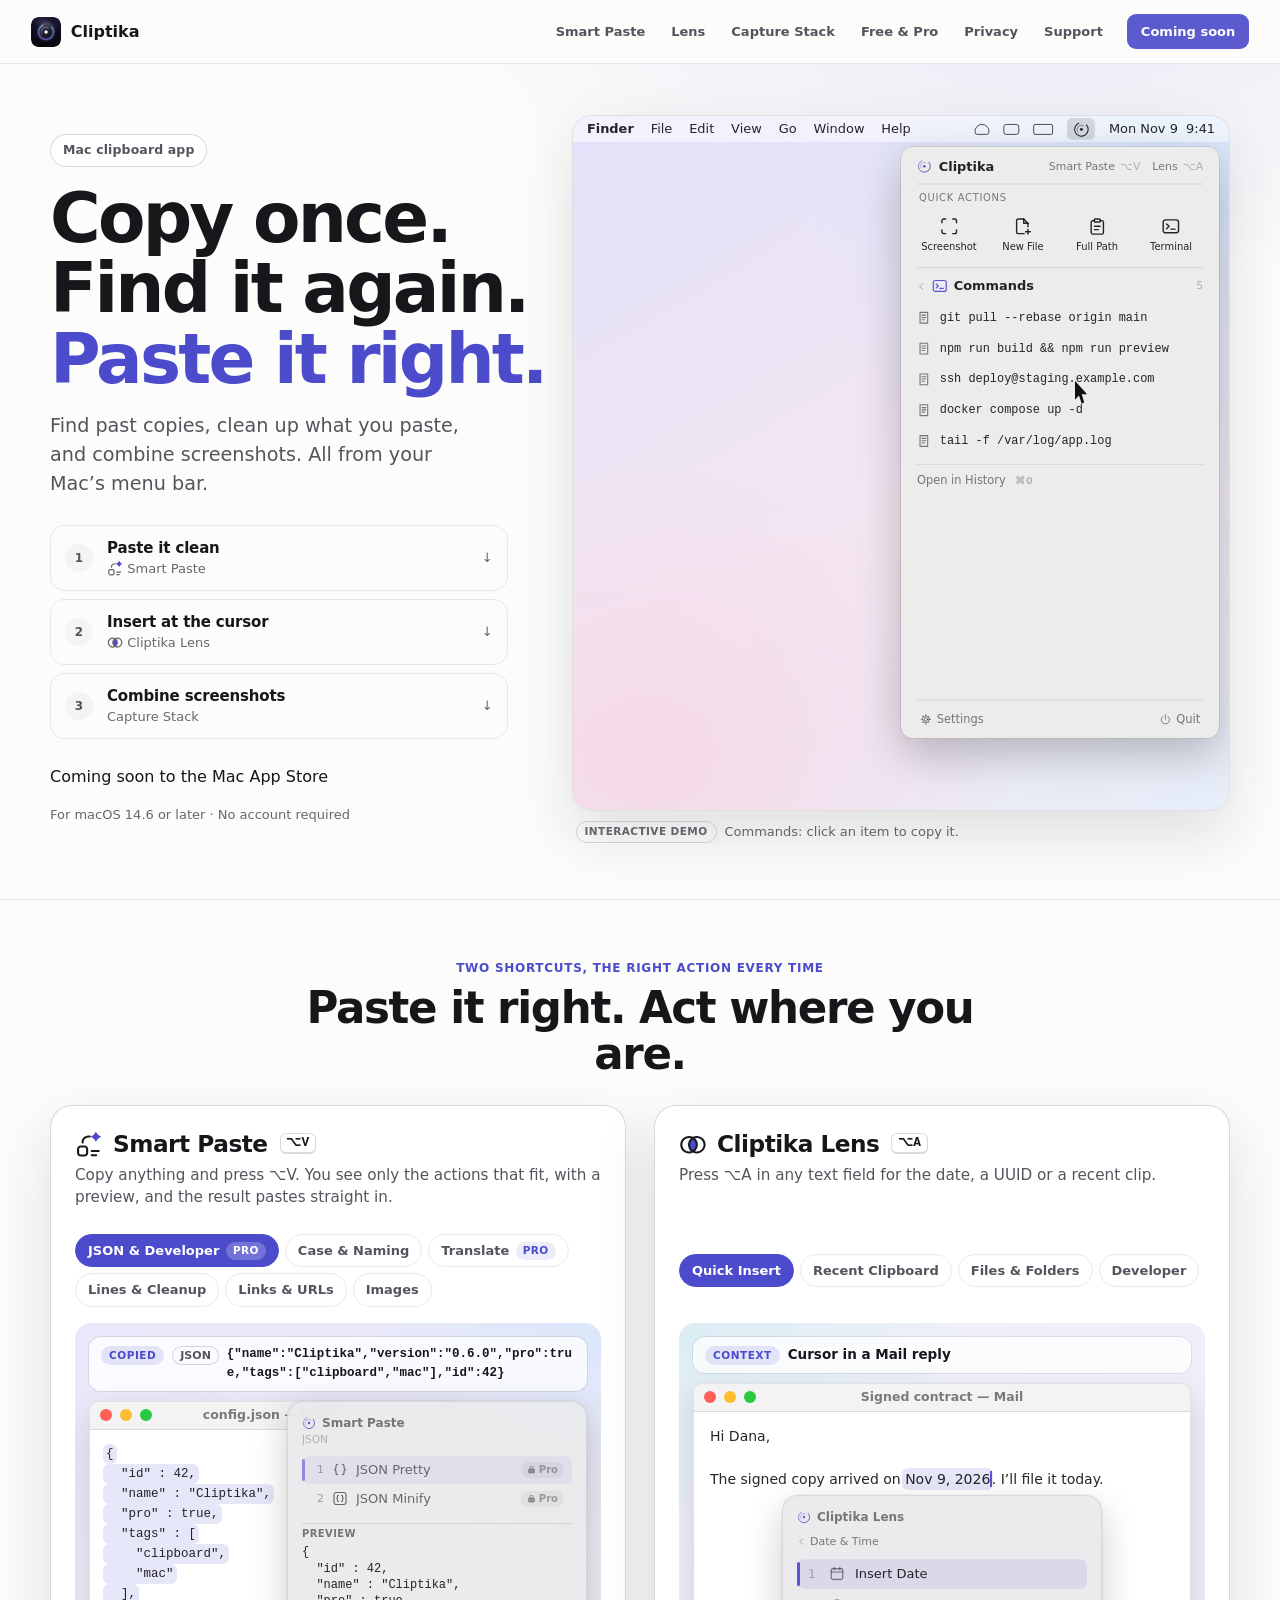
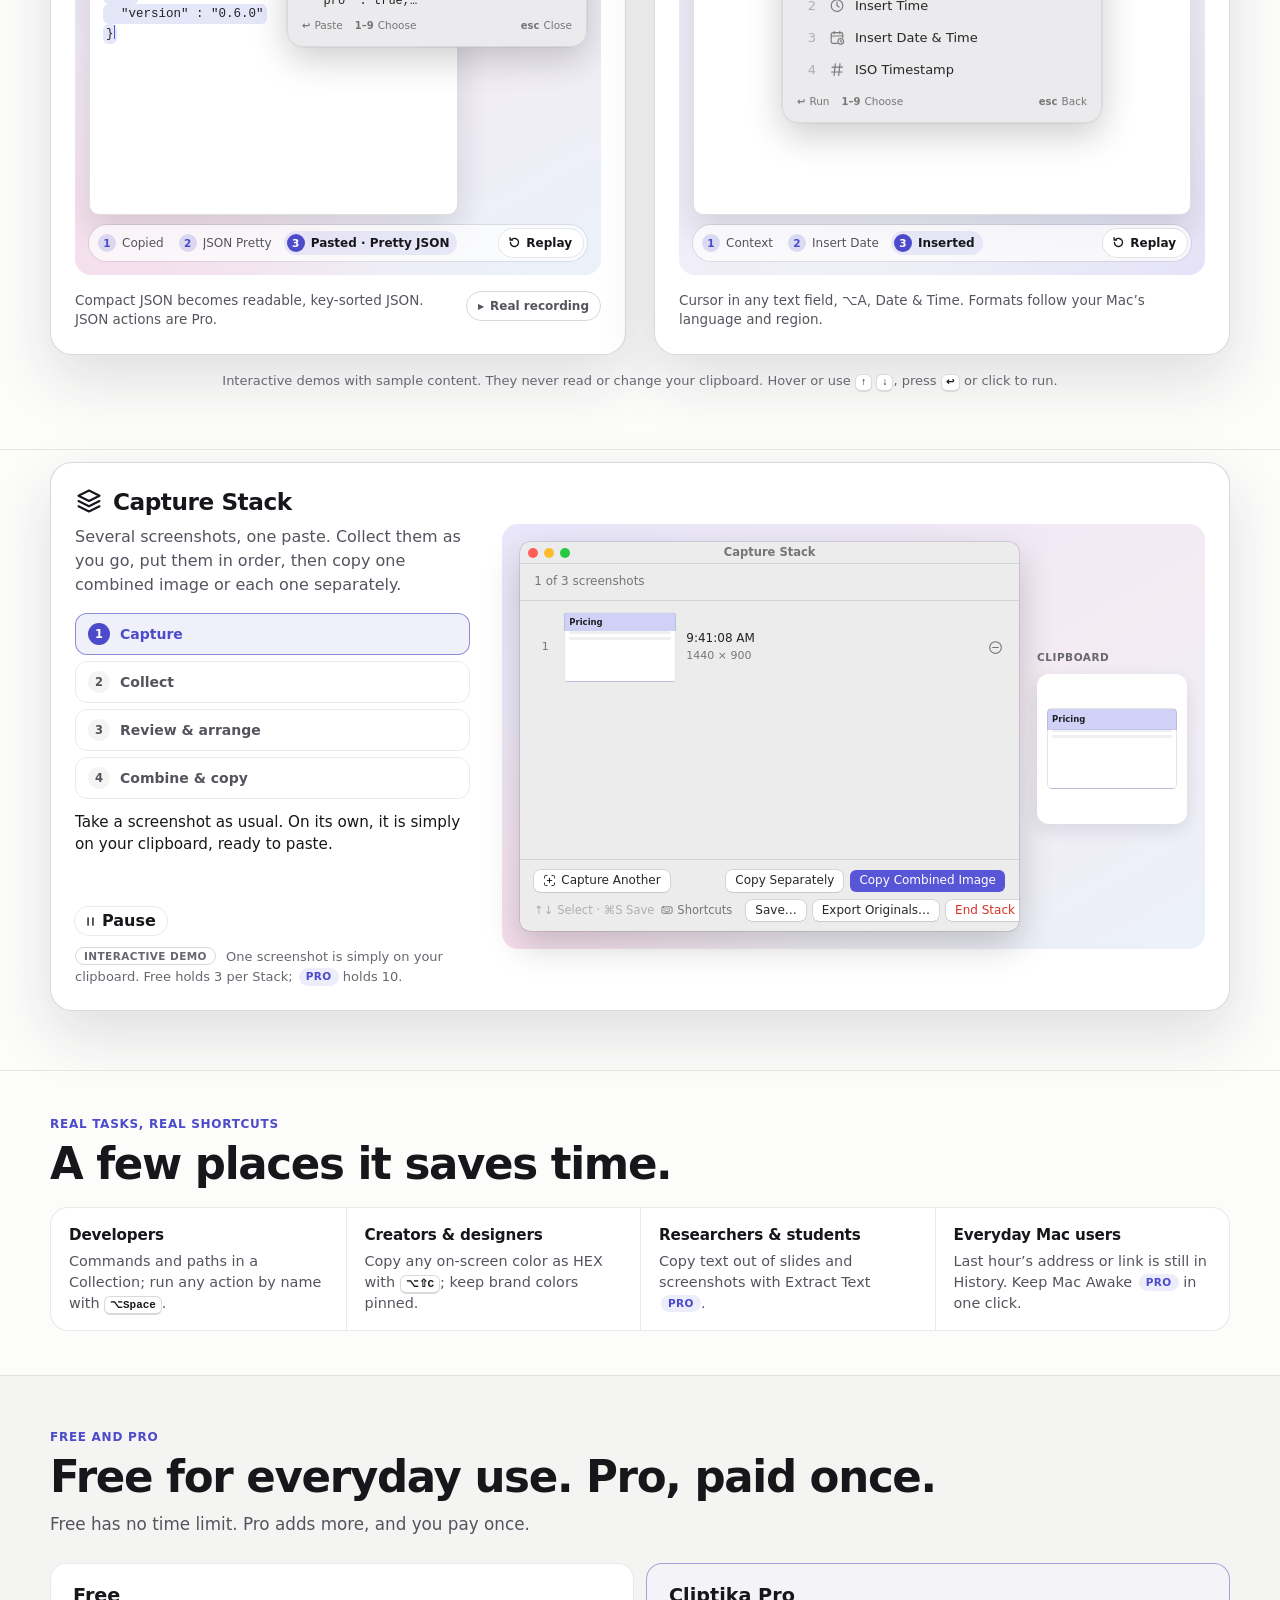
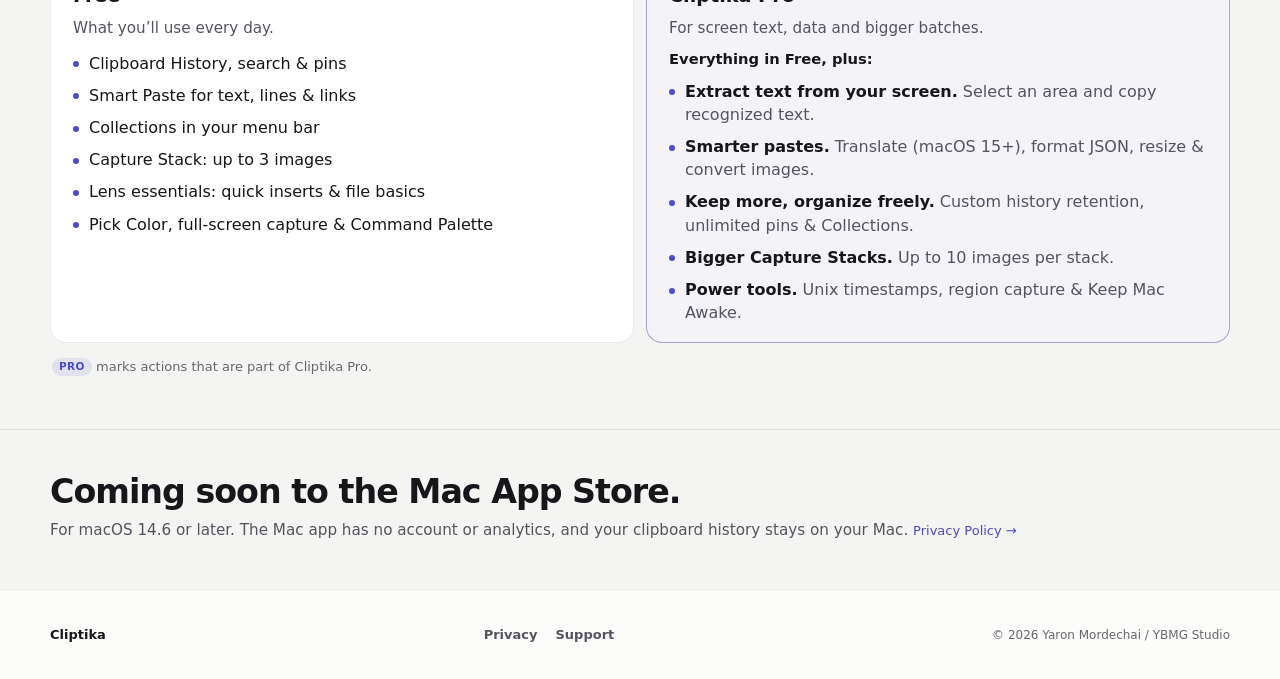
<file: index.html>
<!doctype html>
<html lang="en">
<head>
  <meta charset="utf-8">
  <meta name="viewport" content="width=device-width,initial-scale=1">
  <meta name="description" content="Cliptika for Mac: find past copies, clean up what you paste, and combine screenshots, all from your menu bar. Coming soon to the Mac App Store.">
  <meta name="theme-color" content="#121116" media="(prefers-color-scheme: dark)">
  <meta name="theme-color" content="#fcfcfb" media="(prefers-color-scheme: light)">
  <title>Cliptika — Clipboard app for Mac</title>
  <link rel="canonical" href="https://cliptika.app/"><meta property="og:type" content="website"><meta property="og:site_name" content="Cliptika"><meta property="og:url" content="https://cliptika.app/"><meta property="og:title" content="Cliptika — Clipboard app for Mac"><meta property="og:description" content="Cliptika for Mac: find past copies, clean up what you paste, and combine screenshots, all from your menu bar. Coming soon to the Mac App Store."><meta property="og:image" content="https://cliptika.app/assets/og/cliptika-og-v2.png"><meta property="og:image:width" content="1200"><meta property="og:image:height" content="630"><meta property="og:image:type" content="image/png"><meta property="og:image:alt" content="Cliptika app icon with the headline Copy once. Find it again. Paste it right. and “Coming soon to the Mac App Store”."><meta name="twitter:card" content="summary_large_image"><meta name="twitter:title" content="Cliptika — Clipboard app for Mac"><meta name="twitter:description" content="Cliptika for Mac: find past copies, clean up what you paste, and combine screenshots, all from your menu bar. Coming soon to the Mac App Store."><meta name="twitter:image" content="https://cliptika.app/assets/og/cliptika-og-v2.png"><meta name="twitter:image:alt" content="Cliptika app icon with the headline Copy once. Find it again. Paste it right. and “Coming soon to the Mac App Store”.">
  <link rel="icon" href="favicon.png" type="image/png" sizes="32x32">
  <link rel="apple-touch-icon" href="assets/icons/cliptika-app-icon-180.png">
  <link rel="stylesheet" href="style.css?v=preview-19"><link rel="stylesheet" href="site.css?v=s13">
  <link rel="stylesheet" href="showcase.css?v=sc-77-fx">
<script defer src="analytics-config.js"></script><script defer src="analytics.js"></script></head>
<body>
<svg xmlns="http://www.w3.org/2000/svg" width="0" height="0" style="position:absolute" aria-hidden="true" focusable="false"><defs>
<symbol id="icon-smartpaste" viewBox="6 -92 108 108">
<path class="ic-secondary" d="M107.07 -66.105C97.542 -62.022 90.736 -55.216 86.652 -45.687C82.568 -55.216 75.762 -62.022 66.234 -66.105C75.762 -70.189 82.568 -76.995 86.652 -86.523C90.736 -76.995 97.542 -70.189 107.07 -66.105Z"/><path class="ic-primary" d="M56.772 -18.297L56.772 -3.358C56.772 4.344 50.529 10.587 42.828 10.587L27.888 10.587C20.187 10.587 13.944 4.344 13.944 -3.357L13.944 -18.297C13.944 -25.999 20.187 -32.242 27.888 -32.242L42.828 -32.242C50.529 -32.242 56.772 -25.999 56.772 -18.297ZM91.632 5.109C91.632 7.309 89.848 9.093 87.648 9.093L70.716 9.093C68.516 9.093 66.732 7.309 66.732 5.109C66.732 2.908 68.516 1.124 70.716 1.124L87.648 1.124C89.848 1.124 91.632 2.908 91.632 5.109ZM27.888 -24.273C24.588 -24.273 21.912 -21.598 21.912 -18.297L21.912 -3.357C21.912 -0.057 24.588 2.619 27.888 2.618L42.828 2.618C46.128 2.618 48.804 -0.057 48.804 -3.358L48.804 -18.297C48.804 -21.598 46.128 -24.273 42.828 -24.273ZM101.592 -10.828C101.592 -8.627 99.808 -6.844 97.608 -6.844L70.716 -6.844C68.516 -6.844 66.732 -8.627 66.732 -10.828C66.732 -13.028 68.516 -14.812 70.716 -14.812L97.608 -14.812C99.808 -14.812 101.592 -13.028 101.592 -10.828ZM66.732 -67.102C66.732 -64.901 64.948 -63.117 62.748 -63.117C47.361 -63.117 39.342 -57.052 39.342 -44.194C39.342 -41.993 37.558 -40.209 35.358 -40.209C33.158 -40.209 31.374 -41.993 31.374 -44.194C31.374 -62.013 43.368 -71.085 62.748 -71.085C64.948 -71.085 66.732 -69.302 66.732 -67.102Z"/></symbol>
<symbol id="icon-lens" viewBox="6 -92 108 108">
<path class="ic-secondary" d="M74.733 -35.23C74.733 -25.209 69.715 -15.904 61.455 -10.386L59.76 -9.334C50.496 -14.666 44.787 -24.541 44.787 -35.23C44.787 -45.918 50.496 -55.793 59.76 -61.125C69.024 -55.793 74.733 -45.918 74.733 -35.23Z"/><path class="ic-primary" d="M108.564 -35.229L108.389 -31.767C106.655 -14.691 92.234 -1.365 74.7 -1.365C69.342 -1.365 64.275 -2.61 59.79 -4.859C55.281 -2.619 50.197 -1.365 44.82 -1.365C26.117 -1.365 10.956 -16.527 10.956 -35.23C10.956 -53.932 26.117 -69.093 44.82 -69.093C50.19 -69.093 55.268 -67.844 59.76 -65.585C64.252 -67.844 69.33 -69.093 74.7 -69.093C93.403 -69.094 108.564 -53.932 108.564 -35.229ZM18.924 -35.23C18.924 -20.928 30.518 -9.334 44.82 -9.334C47.249 -9.334 49.599 -9.668 51.818 -10.317C45.057 -16.479 40.836 -25.361 40.836 -35.23C40.836 -45.105 45.063 -53.993 51.832 -60.154C49.605 -60.79 47.251 -61.126 44.82 -61.125C30.518 -61.125 18.924 -49.531 18.924 -35.23ZM67.702 -60.142C74.463 -53.98 78.684 -45.098 78.684 -35.23L78.509 -31.767C77.649 -23.301 73.671 -15.758 67.736 -10.308C69.945 -9.664 72.284 -9.334 74.7 -9.334C89.002 -9.334 100.596 -20.928 100.596 -35.229L100.462 -37.877C99.136 -50.935 88.108 -61.126 74.7 -61.125C72.271 -61.125 69.921 -60.791 67.702 -60.142ZM48.804 -35.23C48.804 -26.498 53.126 -18.775 59.76 -14.101C66.394 -18.775 70.716 -26.498 70.716 -35.23L70.582 -37.877C69.807 -45.511 65.716 -52.165 59.758 -56.356C53.125 -51.682 48.804 -43.96 48.804 -35.23Z"/></symbol>
<linearGradient id="mk-ring-grad" x1="0" y1="0" x2="1" y2="1"><stop class="mk-s1" offset="0"/><stop class="mk-s2" offset="1"/></linearGradient></defs></svg>
  <a class="skip" href="#main">Skip to content</a>
  <header class="site-header">
    <div class="container nav-shell"><button class="menu-btn" type="button" data-menu aria-expanded="false" aria-controls="mnav" aria-label="Open menu"><svg class="mb-open" viewBox="0 0 18 18" aria-hidden="true"><path d="M3 5.5h12M3 9h12M3 12.5h12"/></svg><svg class="mb-close" viewBox="0 0 18 18" aria-hidden="true"><path d="M4.5 4.5l9 9M13.5 4.5l-9 9"/></svg><span class="mb-word">Menu</span></button><nav class="mnav" id="mnav" aria-label="Site sections" hidden><a href="smart-paste.html">Smart Paste</a><a href="lens.html">Lens</a><a href="capture-stack.html">Capture Stack</a><a href="#free-pro">Free &amp; Pro</a><a href="privacy.html">Privacy</a><a href="support.html">Support</a></nav>
      <a class="brand" href="index.html"><img src="assets/icons/cliptika-app-icon-64.png" alt="" width="30" height="30">Cliptika</a>
      <nav class="nav-links" aria-label="Main navigation"><a href="#smart-paste">Smart Paste</a><a href="#lens">Lens</a><a href="#capture-stack">Capture Stack</a><a href="#free-pro">Free &amp; Pro</a><a href="privacy.html">Privacy</a><a href="support.html">Support</a></nav>
      <span class="download is-soon" aria-label="Coming soon to the Mac App Store">Coming soon</span>
    </div>
  </header>

  <main id="main">
    <section class="hero" aria-labelledby="hero-title" data-label-m="hero-title-m">
      <div class="container hero-layout">
        <div class="hero-copy-col">
          <p class="chip d-only">Mac clipboard app</p>
          <p class="eyebrow m-only m-eyebrow">Mac clipboard app</p>
          <h1 id="hero-title" class="d-only"><span class="hl-s">Copy once.</span> <span class="hl-s">Find it again.</span> <span>Paste it right.</span></h1>
          <h1 id="hero-title-m" class="m-only"><span class="hl-s">Copy once.</span> <span class="hl-s">Find it again.</span> <span>Paste it right.</span></h1>
          <p class="hero-copy d-only">Find past copies, clean up what you paste, and combine screenshots. All from your Mac’s menu bar.</p>
          <p class="hero-copy m-only">Find past copies, clean up what you paste, and combine screenshots. All from your Mac’s menu bar.</p>
          <ol class="story-steps jump-steps" aria-label="What Cliptika does">
            <li><a class="story-step" href="#smart-paste"><span class="step-n">1</span><span class="step-t"><strong>Paste it clean</strong><small><svg class="ic" aria-hidden="true"><use href="#icon-smartpaste"/></svg>Smart Paste</small></span></a></li>
            <li><a class="story-step" href="#lens"><span class="step-n">2</span><span class="step-t"><strong>Insert at the cursor</strong><small><svg class="ic" aria-hidden="true"><use href="#icon-lens"/></svg>Cliptika Lens</small></span></a></li>
            <li><a class="story-step" href="#capture-stack"><span class="step-n">3</span><span class="step-t"><strong>Combine screenshots</strong><small>Capture Stack</small></span></a></li>
          </ol>
          <p class="soon-badge">Coming soon to the Mac App Store</p>
          <p class="compat">For macOS 14.6 or later · No account required</p>
        </div>
        <div class="hero-mb" data-hero>
          <!-- Interactive demo of the Cliptika 0.6.0 menu bar window, with sample data. -->
          <div class="hm-viewport" data-hm-viewport>
            <div class="hm-canvas" data-hm-canvas>
              <div class="hm-wall"></div>
              <div class="hm-bar" aria-hidden="true">
                <b>Finder</b><span>File</span><span>Edit</span><span>View</span><span>Go</span><span>Window</span><span>Help</span>
                <span class="hm-right"><i class="hm-st hm-st-a"></i><i class="hm-st hm-st-b"></i><i class="hm-st hm-st-c"></i><span class="hm-icon is-on" data-mark></span><span>Mon Nov 9&nbsp; 9:41</span></span>
              </div>
              <div class="pop" data-pop role="group" aria-label="Cliptika menu bar window (interactive demo with sample data)">
                <div class="pop-h"><span class="pop-mark" data-mark></span><b>Cliptika</b><span class="legend"><span>Smart Paste <em>⌥V</em></span><span>Lens <em>⌥A</em></span></span></div>
                <hr>
                <div class="qa">
                  <p class="qa-h">QUICK ACTIONS</p>
                  <div class="qa-row" data-qa></div>
                </div>
                <hr>
                <div class="pop-body" data-pop-body>
                  <div class="pop-main" data-pop-main>
                    <div class="search"><span data-sym="magnifyingglass"></span>Search clipboard</div>
                    <button type="button" class="sec-head col-head" data-col-toggle aria-expanded="true"><span>COLLECTIONS</span><em>3</em><span data-sym="chevron.down" class="cd"></span></button>
                    <div data-cols></div>
                    <div class="sec-head"><span>PINNED</span><button type="button" class="all">All<span data-sym="chevron.right"></span></button></div>
                    <div data-pins></div>
                    <div class="sec-head"><span>RECENT</span><span class="sel-l">Select</span><button type="button" class="all">All<span data-sym="chevron.right"></span></button></div>
                    <div data-recent></div>
                    <div class="open-row"><span>Open Cliptika</span><span data-sym="chevron.right"></span></div>
                  </div>
                  <div class="pop-browser" data-pop-browser hidden></div>
                </div>
                <hr>
                <div class="pop-f"><span><span data-sym="gearshape"></span>Settings</span><span><span data-sym="power"></span>Quit</span></div>
              </div>
              <div class="hm-cursor" data-hm-cursor aria-hidden="true"></div>
            </div>
          </div>
          <p class="hm-cap d-only"><span class="hm-tag">Interactive Demo</span> <span data-hm-caption aria-live="polite">Recent copies, pins and Collections, one click away.</span></p>
          <p class="hm-mini-cap m-only">Recent copies, pins and Collections, one click away. Sample content.</p>
        </div>
      </div>
    </section>

    <!-- Phones (max-width 760px) see a short product story instead of the desktop showcase. Hidden on larger screens. -->
    <section class="m-only m-sec m-demo" id="m-smart-paste" aria-labelledby="msp-heading">
      <div class="container">
        <div class="section-head"><p class="eyebrow">Smart Paste · <kbd>⌥V</kbd></p><h2 id="msp-heading">Paste the link, not the tracking.</h2></div>
        <figure class="m-ba" data-ba>
          <div class="mba-card">
            <div class="mba-row"><p class="ba-l">Copied</p><p class="ba-url">shop.example.com/<wbr>search?<wbr>q=mac%20mini<del><wbr>&amp;utm_source=email<wbr>&amp;utm_campaign=fall</del><span class="sr-only"> (the struck part is tracking)</span></p></div>
            <div class="mba-row mba-after"><p class="ba-l">Pasted with <kbd>⌥V</kbd> <span class="ba-act">Clean URL</span></p><p class="ba-url">shop.example.com/<wbr>search?<wbr>q=mac%20mini</p></div>
          </div>
          <figcaption>Press <kbd>⌥V</kbd> and choose Clean URL.</figcaption>
        </figure>
      </div>
    </section>

    <section class="m-only m-sec m-features" id="m-features" aria-labelledby="mf-heading">
      <div class="container">
        <h2 id="mf-heading" class="eyebrow">Explore features</h2>
        <ul class="mf-list">
          <li><a class="mf-row" href="smart-paste.html"><span class="mf-ic"><svg class="ic" aria-hidden="true"><use href="#icon-smartpaste"/></svg></span><span class="mf-t"><strong>Smart Paste</strong><small>Clean links and tidy text</small></span><svg class="mf-chev" viewBox="0 0 16 16" aria-hidden="true"><path d="M6 3.5 10.5 8 6 12.5"/></svg></a></li>
          <li><a class="mf-row" href="lens.html"><span class="mf-ic"><svg class="ic" aria-hidden="true"><use href="#icon-lens"/></svg></span><span class="mf-t"><strong>Lens</strong><small>Dates and UUIDs at your cursor</small></span><svg class="mf-chev" viewBox="0 0 16 16" aria-hidden="true"><path d="M6 3.5 10.5 8 6 12.5"/></svg></a></li>
          <li><a class="mf-row" href="capture-stack.html"><span class="mf-ic" data-sym="square.stack.3d.up"></span><span class="mf-t"><strong>Capture Stack</strong><small>Turn screenshots into one image</small></span><svg class="mf-chev" viewBox="0 0 16 16" aria-hidden="true"><path d="M6 3.5 10.5 8 6 12.5"/></svg></a></li>
        </ul>
      </div>
    </section>

    <section class="work showcase d-only" id="showcase" aria-label="Smart Paste and Cliptika Lens">
      <div class="container">
        <div class="section-head center"><p class="eyebrow">Two shortcuts, the right action every time</p><h2>Paste it right. Act where you are.</h2></div>
        <div class="sc-grid">
          <article class="sc-card" id="smart-paste" aria-labelledby="sp-title" data-demo="smartpaste">
            <header class="sc-h">
              <div class="sc-id"><svg class="sc-ic" aria-hidden="true"><use href="#icon-smartpaste"/></svg><h3 id="sp-title">Smart Paste</h3><kbd>⌥V</kbd></div>
              <p>Copy anything and press ⌥V. You see only the actions that fit, with a preview, and the result pastes straight in.</p>
            </header>
            <div class="sc-tabs" role="tablist" aria-label="Smart Paste examples" data-demo-tabs></div>
            <div class="sc-stage" data-demo-body></div>
            <div class="sc-foot"><p class="sc-cap" data-demo-cap aria-live="polite"></p><div class="sc-extra" data-demo-extra></div></div>
          </article>
          <article class="sc-card sc-lens" id="lens" aria-labelledby="ln-title" data-demo="lens">
            <header class="sc-h">
              <div class="sc-id"><svg class="sc-ic" aria-hidden="true"><use href="#icon-lens"/></svg><h3 id="ln-title">Cliptika Lens</h3><kbd>⌥A</kbd></div>
              <p>Press ⌥A in any text field for the date, a UUID or a recent clip.</p>
            </header>
            <div class="sc-tabs" role="tablist" aria-label="Cliptika Lens examples" data-demo-tabs></div>
            <div class="sc-stage" data-demo-body></div>
            <div class="sc-foot"><p class="sc-cap" data-demo-cap aria-live="polite"></p><div class="sc-extra" data-demo-extra></div></div>
          </article>
        </div>
        <p class="sc-note">Interactive demos with sample content. They never read or change your clipboard. Hover or use <kbd>↑</kbd> <kbd>↓</kbd>, press <kbd>↩</kbd> or click to run.</p>
      </div>
    </section>

    <section class="work cs-sec d-only" id="capture-stack" aria-labelledby="cs-heading">
      <div class="container">
        <article class="cs-card" data-cs>
          <div class="cs-copy">
            <div class="sc-id"><span class="cs-ic" data-sym="square.stack.3d.up"></span><h2 id="cs-heading">Capture Stack</h2></div>
            <p class="cs-lead">Several screenshots, one paste. Collect them as you go, put them in order, then copy one combined image or each one separately.</p>
            <ol class="cs-steps" role="tablist" aria-label="Capture Stack workflow">
              <li><button type="button" role="tab" data-cs-step="0" aria-selected="true" aria-controls="cs-win" tabindex="0"><span>1</span>Capture</button></li>
              <li><button type="button" role="tab" data-cs-step="1" aria-selected="false" aria-controls="cs-win" tabindex="-1"><span>2</span>Collect</button></li>
              <li><button type="button" role="tab" data-cs-step="2" aria-selected="false" aria-controls="cs-win" tabindex="-1"><span>3</span>Review &amp; arrange</button></li>
              <li><button type="button" role="tab" data-cs-step="3" aria-selected="false" aria-controls="cs-win" tabindex="-1"><span>4</span>Combine &amp; copy</button></li>
            </ol>
            <p class="cs-say" data-cs-caption aria-live="polite"></p>
            <div class="cs-ctl"><button type="button" class="story-play" data-cs-play></button></div>
            <p class="cs-fine"><span class="sc-tag">Interactive Demo</span> One screenshot is simply on your clipboard. Free holds 3 per Stack; <span class="pro">Pro</span> holds 10.</p>
          </div>
          <div class="cs-demo" id="cs-win" role="tabpanel" aria-label="Capture Stack window (interactive demo)" data-step="0">
            <div class="csw" aria-hidden="true">
              <div class="csw-bar"><i></i><i></i><i></i><span>Capture Stack</span></div>
              <div class="csw-h" data-cs-count>1 of 3 screenshots</div>
              <div class="csw-list" data-cs-list></div>
              <div class="csw-f">
                <div class="csw-r1"><span class="btn"><span data-sym="plus.viewfinder"></span>Capture Another</span><span class="sp"></span><span class="btn">Copy Separately</span><span class="btn btn-def" data-cs-copy>Copy Combined Image</span></div>
                <div class="csw-r2"><span class="hint">↑↓ Select · ⌘S Save</span><span class="link"><span data-sym="keyboard"></span>Shortcuts</span><span class="sp"></span><span class="btn">Save…</span><span class="btn">Export Originals…</span><span class="btn btn-end">End Stack</span></div>
              </div>
            </div>
            <div class="cs-out" aria-hidden="true">
              <p class="cs-out-l" data-cs-out-l>Clipboard</p>
              <div class="cs-out-box" data-cs-out></div>
              <p class="cs-status" data-cs-status hidden><b>Combined image copied</b> Ready to paste with ⌘V</p>
            </div>
          </div>
        </article>
      </div>
    </section>

    <section class="work uses d-only" id="work" aria-labelledby="work-heading">
      <div class="container">
        <div class="section-head"><p class="eyebrow">Real tasks, real shortcuts</p><h2 id="work-heading">A few places it saves time.</h2></div>
        <div class="use-strip">
          <div><h3>Developers</h3><p>Commands and paths in a Collection; run any action by name with <kbd>⌥Space</kbd>.</p></div>
          <div><h3>Creators &amp; designers</h3><p>Copy any on-screen color as HEX with <kbd>⌥⇧C</kbd>; keep brand colors pinned.</p></div>
          <div><h3>Researchers &amp; students</h3><p>Copy text out of slides and screenshots with Extract Text <span class="pro">Pro</span>.</p></div>
          <div><h3>Everyday Mac users</h3><p>Last hour’s address or link is still in History. Keep Mac Awake <span class="pro">Pro</span> in one click.</p></div>
        </div>
      </div>
    </section>

    <section class="plans" id="free-pro" aria-labelledby="fp-heading">
      <div class="container">
        <div class="section-head"><p class="eyebrow">Free and Pro</p><h2 id="fp-heading">Free for <span class="nw">everyday use.</span> <span class="nw">Pro, paid once.</span></h2><p class="section-intro d-only">Free has no time limit. Pro adds more, and you pay once.</p></div>
        <div class="plan-grid d-only">
          <article class="plan"><h3>Free</h3><p class="plan-sub">What you’ll use every day.</p><ul><li>Clipboard History, search &amp; pins</li><li>Smart Paste for text, lines &amp; links</li><li>Collections in your menu bar</li><li>Capture Stack: up to 3 images</li><li>Lens essentials: quick inserts &amp; file basics</li><li>Pick Color, full-screen capture &amp; Command Palette</li></ul></article>
          <article class="plan plan-pro"><h3>Cliptika Pro</h3><p class="plan-sub">For screen text, data and bigger batches.</p><p class="plan-plus">Everything in Free, plus:</p><ul class="plan-benefits"><li><strong>Extract text from your screen.</strong> Select an area and copy recognized text.</li><li><strong>Smarter pastes.</strong> Translate (macOS 15+), format JSON, resize &amp; convert images.</li><li><strong>Keep more, organize freely.</strong> Custom history retention, unlimited pins &amp; Collections.</li><li><strong>Bigger Capture Stacks.</strong> Up to 10 images per stack.</li><li><strong>Power tools.</strong> Unix timestamps, region capture &amp; Keep Mac Awake.</li></ul></article>
        </div>

        <div class="m-only m-plans">
          <div class="mp-card"><h3>Free forever</h3><ul><li>Searchable clipboard history</li><li>Pins and Collections</li><li>Smart Paste for links, lists and letter case</li><li>Capture Stacks of up to 3 screenshots</li></ul></div>
          <div class="mp-card mp-pro"><h3>Cliptika Pro <span class="mp-tag">Lifetime</span></h3><p class="mp-sub">One purchase, no subscription.</p><ul><li>Extract Text, JSON and image actions</li><li>Translate (macOS 15 or later)</li><li>Unlimited Pins and Collections</li><li>Capture Stacks of up to 10 screenshots</li></ul></div>
        </div>
        <p class="pro-note d-only"><span class="pro">Pro</span> marks actions that are part of Cliptika Pro.</p>
      </div>
    </section>

    <section class="cta d-only" id="download" aria-labelledby="cta-heading">
      <div class="container cta-inner"><div><h2 id="cta-heading">Coming soon to the Mac App Store.</h2><p>For macOS 14.6 or later. The Mac app has no account or analytics, and your clipboard history stays on your Mac. <a class="text-link" href="privacy.html">Privacy Policy →</a></p></div></div>
    </section>
  </main>

  <footer class="site-footer"><div class="container footer-inner"><a class="footer-brand" href="index.html">Cliptika</a><nav class="footer-links" aria-label="Footer navigation"><a href="privacy.html">Privacy</a><a href="support.html">Support</a></nav><small class="copyright">© 2026 Yaron Mordechai / YBMG Studio</small></div></footer>
  <script src="script.js?v=preview-hero-19"></script>
  <script src="showcase.js?v=sc-78-rr"></script>
  <script src="site.js?v=s12"></script>
</body>
</html>
</file>
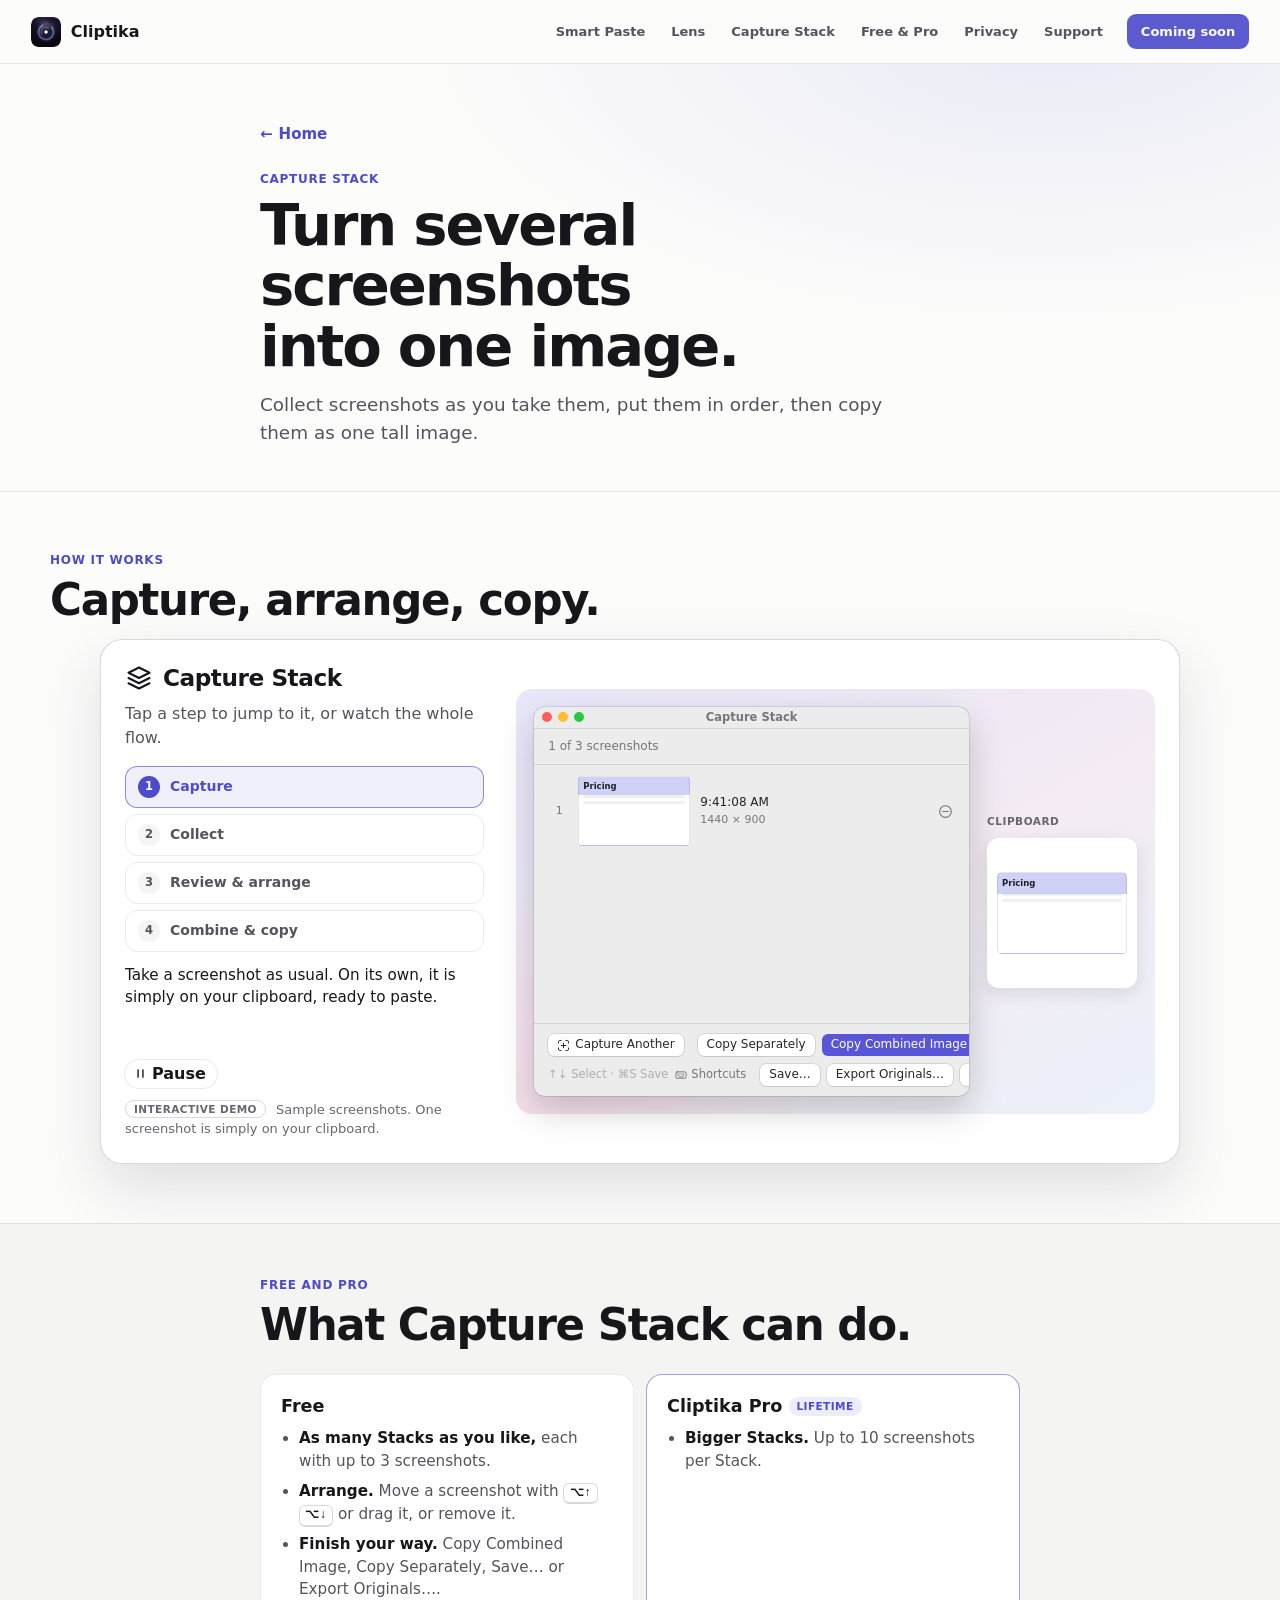
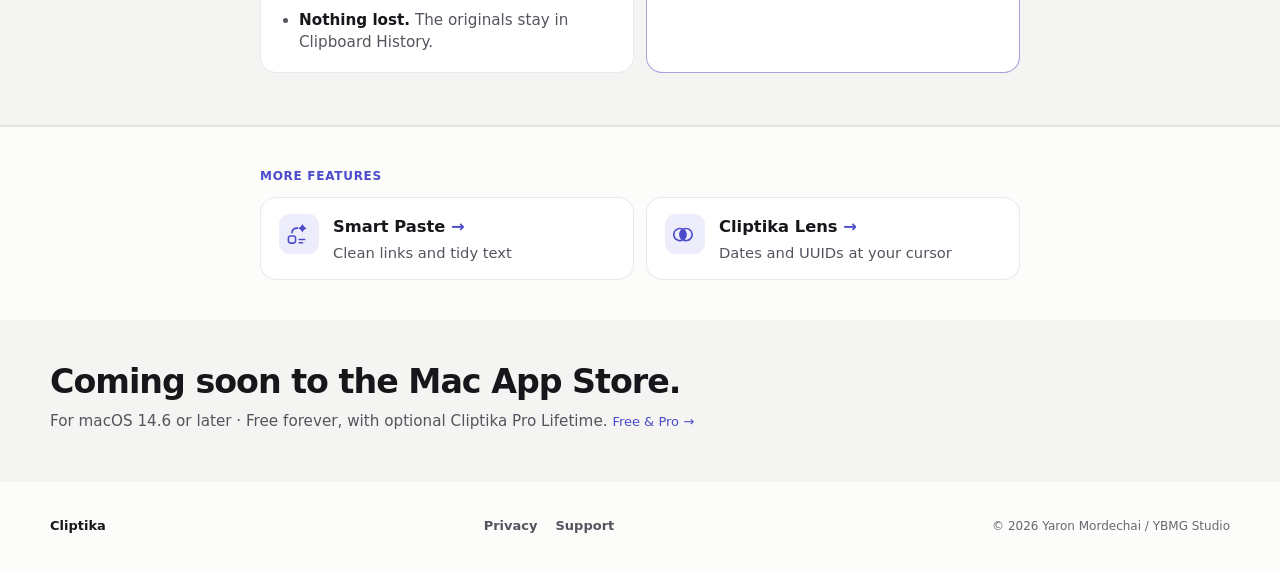
<file: capture-stack.html>
<!doctype html>
<html lang="en">
<head>
  <meta charset="utf-8">
  <meta name="viewport" content="width=device-width,initial-scale=1">
  <meta name="description" content="Capture Stack in Cliptika for Mac: collect several screenshots, put them in order, then copy one combined image or each one separately.">
  <meta name="theme-color" content="#121116" media="(prefers-color-scheme: dark)">
  <meta name="theme-color" content="#fcfcfb" media="(prefers-color-scheme: light)">
  <title>Capture Stack — Cliptika</title>
  <link rel="canonical" href="https://cliptika.app/capture-stack.html"><meta property="og:type" content="website"><meta property="og:site_name" content="Cliptika"><meta property="og:url" content="https://cliptika.app/capture-stack.html"><meta property="og:title" content="Capture Stack — Cliptika"><meta property="og:description" content="Capture Stack in Cliptika for Mac: collect several screenshots, put them in order, then copy one combined image or each one separately."><meta property="og:image" content="https://cliptika.app/assets/og/cliptika-og-v2.png"><meta property="og:image:width" content="1200"><meta property="og:image:height" content="630"><meta property="og:image:type" content="image/png"><meta property="og:image:alt" content="Cliptika app icon with the headline Copy once. Find it again. Paste it right. and “Coming soon to the Mac App Store”."><meta name="twitter:card" content="summary_large_image"><meta name="twitter:title" content="Capture Stack — Cliptika"><meta name="twitter:description" content="Capture Stack in Cliptika for Mac: collect several screenshots, put them in order, then copy one combined image or each one separately."><meta name="twitter:image" content="https://cliptika.app/assets/og/cliptika-og-v2.png"><meta name="twitter:image:alt" content="Cliptika app icon with the headline Copy once. Find it again. Paste it right. and “Coming soon to the Mac App Store”.">
  <link rel="icon" href="favicon.png" type="image/png" sizes="32x32">
  <link rel="apple-touch-icon" href="assets/icons/cliptika-app-icon-180.png">
  <link rel="stylesheet" href="style.css?v=preview-19"><link rel="stylesheet" href="site.css?v=s13">
  <link rel="stylesheet" href="showcase.css?v=sc-77-fx">
<script defer src="analytics-config.js"></script><script defer src="analytics.js"></script></head>
<body class="xp-page">
<svg xmlns="http://www.w3.org/2000/svg" width="0" height="0" style="position:absolute" aria-hidden="true" focusable="false"><defs>
<symbol id="icon-smartpaste" viewBox="6 -92 108 108">
<path class="ic-secondary" d="M107.07 -66.105C97.542 -62.022 90.736 -55.216 86.652 -45.687C82.568 -55.216 75.762 -62.022 66.234 -66.105C75.762 -70.189 82.568 -76.995 86.652 -86.523C90.736 -76.995 97.542 -70.189 107.07 -66.105Z"/><path class="ic-primary" d="M56.772 -18.297L56.772 -3.358C56.772 4.344 50.529 10.587 42.828 10.587L27.888 10.587C20.187 10.587 13.944 4.344 13.944 -3.357L13.944 -18.297C13.944 -25.999 20.187 -32.242 27.888 -32.242L42.828 -32.242C50.529 -32.242 56.772 -25.999 56.772 -18.297ZM91.632 5.109C91.632 7.309 89.848 9.093 87.648 9.093L70.716 9.093C68.516 9.093 66.732 7.309 66.732 5.109C66.732 2.908 68.516 1.124 70.716 1.124L87.648 1.124C89.848 1.124 91.632 2.908 91.632 5.109ZM27.888 -24.273C24.588 -24.273 21.912 -21.598 21.912 -18.297L21.912 -3.357C21.912 -0.057 24.588 2.619 27.888 2.618L42.828 2.618C46.128 2.618 48.804 -0.057 48.804 -3.358L48.804 -18.297C48.804 -21.598 46.128 -24.273 42.828 -24.273ZM101.592 -10.828C101.592 -8.627 99.808 -6.844 97.608 -6.844L70.716 -6.844C68.516 -6.844 66.732 -8.627 66.732 -10.828C66.732 -13.028 68.516 -14.812 70.716 -14.812L97.608 -14.812C99.808 -14.812 101.592 -13.028 101.592 -10.828ZM66.732 -67.102C66.732 -64.901 64.948 -63.117 62.748 -63.117C47.361 -63.117 39.342 -57.052 39.342 -44.194C39.342 -41.993 37.558 -40.209 35.358 -40.209C33.158 -40.209 31.374 -41.993 31.374 -44.194C31.374 -62.013 43.368 -71.085 62.748 -71.085C64.948 -71.085 66.732 -69.302 66.732 -67.102Z"/></symbol>
<symbol id="icon-lens" viewBox="6 -92 108 108">
<path class="ic-secondary" d="M74.733 -35.23C74.733 -25.209 69.715 -15.904 61.455 -10.386L59.76 -9.334C50.496 -14.666 44.787 -24.541 44.787 -35.23C44.787 -45.918 50.496 -55.793 59.76 -61.125C69.024 -55.793 74.733 -45.918 74.733 -35.23Z"/><path class="ic-primary" d="M108.564 -35.229L108.389 -31.767C106.655 -14.691 92.234 -1.365 74.7 -1.365C69.342 -1.365 64.275 -2.61 59.79 -4.859C55.281 -2.619 50.197 -1.365 44.82 -1.365C26.117 -1.365 10.956 -16.527 10.956 -35.23C10.956 -53.932 26.117 -69.093 44.82 -69.093C50.19 -69.093 55.268 -67.844 59.76 -65.585C64.252 -67.844 69.33 -69.093 74.7 -69.093C93.403 -69.094 108.564 -53.932 108.564 -35.229ZM18.924 -35.23C18.924 -20.928 30.518 -9.334 44.82 -9.334C47.249 -9.334 49.599 -9.668 51.818 -10.317C45.057 -16.479 40.836 -25.361 40.836 -35.23C40.836 -45.105 45.063 -53.993 51.832 -60.154C49.605 -60.79 47.251 -61.126 44.82 -61.125C30.518 -61.125 18.924 -49.531 18.924 -35.23ZM67.702 -60.142C74.463 -53.98 78.684 -45.098 78.684 -35.23L78.509 -31.767C77.649 -23.301 73.671 -15.758 67.736 -10.308C69.945 -9.664 72.284 -9.334 74.7 -9.334C89.002 -9.334 100.596 -20.928 100.596 -35.229L100.462 -37.877C99.136 -50.935 88.108 -61.126 74.7 -61.125C72.271 -61.125 69.921 -60.791 67.702 -60.142ZM48.804 -35.23C48.804 -26.498 53.126 -18.775 59.76 -14.101C66.394 -18.775 70.716 -26.498 70.716 -35.23L70.582 -37.877C69.807 -45.511 65.716 -52.165 59.758 -56.356C53.125 -51.682 48.804 -43.96 48.804 -35.23Z"/></symbol>
<linearGradient id="mk-ring-grad" x1="0" y1="0" x2="1" y2="1"><stop class="mk-s1" offset="0"/><stop class="mk-s2" offset="1"/></linearGradient></defs></svg>
  <a class="skip" href="#main">Skip to content</a>
  <header class="site-header">
    <div class="container nav-shell"><button class="menu-btn" type="button" data-menu aria-expanded="false" aria-controls="mnav" aria-label="Open menu"><svg class="mb-open" viewBox="0 0 18 18" aria-hidden="true"><path d="M3 5.5h12M3 9h12M3 12.5h12"/></svg><svg class="mb-close" viewBox="0 0 18 18" aria-hidden="true"><path d="M4.5 4.5l9 9M13.5 4.5l-9 9"/></svg><span class="mb-word">Menu</span></button><nav class="mnav" id="mnav" aria-label="Site sections" hidden><a href="index.html">Home</a><a href="smart-paste.html">Smart Paste</a><a href="lens.html">Lens</a><a href="capture-stack.html" aria-current="page">Capture Stack</a><a href="index.html#free-pro">Free &amp; Pro</a><a href="privacy.html">Privacy</a><a href="support.html">Support</a></nav>
      <a class="brand" href="index.html"><img src="assets/icons/cliptika-app-icon-64.png" alt="" width="30" height="30">Cliptika</a>
      <nav class="nav-links" aria-label="Main navigation"><a href="smart-paste.html">Smart Paste</a><a href="lens.html">Lens</a><a href="capture-stack.html" aria-current="page">Capture Stack</a><a href="index.html#free-pro">Free &amp; Pro</a><a href="privacy.html">Privacy</a><a href="support.html">Support</a></nav>
      <span class="download is-soon" aria-label="Coming soon to the Mac App Store">Coming soon</span>
    </div>
  </header>

  <main id="main">
    <section class="xp-hero" aria-labelledby="xp-title">
      <div class="container xp-narrow">
        <p class="xp-back"><a href="index.html"><span aria-hidden="true">←</span> Home</a></p>
        <p class="eyebrow">Capture Stack</p>
        <h1 id="xp-title">Turn several screenshots into one image.</h1>
        <p class="xp-lead">Collect screenshots as you take them, put them in order, then copy them as one tall image.</p>
      </div>
    </section>

    <section class="work xp-demo xp-cs" id="how-it-works" aria-labelledby="xp-ex">
      <div class="container">
        <div class="section-head xp-narrow"><p class="eyebrow">How it works</p><h2 id="xp-ex">Capture, arrange, copy.</h2></div>
        <article class="cs-card" data-cs data-cs-pace="quick">
          <div class="cs-copy">
            <div class="sc-id"><span class="cs-ic" data-sym="square.stack.3d.up"></span><h3 id="cs-heading">Capture Stack</h3></div>
            <p class="cs-lead">Tap a step to jump to it, or watch the whole flow.</p>
            <ol class="cs-steps" role="tablist" aria-label="Capture Stack workflow">
              <li><button type="button" role="tab" data-cs-step="0" aria-selected="true" aria-controls="cs-win" tabindex="0"><span>1</span>Capture</button></li>
              <li><button type="button" role="tab" data-cs-step="1" aria-selected="false" aria-controls="cs-win" tabindex="-1"><span>2</span>Collect</button></li>
              <li><button type="button" role="tab" data-cs-step="2" aria-selected="false" aria-controls="cs-win" tabindex="-1"><span>3</span>Review &amp; arrange</button></li>
              <li><button type="button" role="tab" data-cs-step="3" aria-selected="false" aria-controls="cs-win" tabindex="-1"><span>4</span>Combine &amp; copy</button></li>
            </ol>
            <p class="cs-say" data-cs-caption aria-live="polite"></p>
            <div class="cs-ctl"><button type="button" class="story-play" data-cs-play></button></div>
            <p class="cs-fine"><span class="sc-tag">Interactive Demo</span> Sample screenshots. One screenshot is simply on your clipboard.</p>
          </div>
          <div class="cs-demo" id="cs-win" role="tabpanel" aria-label="Capture Stack window (interactive demo)" data-step="0">
            <div class="csw" aria-hidden="true">
              <div class="csw-bar"><i></i><i></i><i></i><span>Capture Stack</span></div>
              <div class="csw-h" data-cs-count>1 of 3 screenshots</div>
              <div class="csw-list" data-cs-list></div>
              <div class="csw-f">
                <div class="csw-r1"><span class="btn"><span data-sym="plus.viewfinder"></span>Capture Another</span><span class="sp"></span><span class="btn">Copy Separately</span><span class="btn btn-def" data-cs-copy>Copy Combined Image</span></div>
                <div class="csw-r2"><span class="hint">↑↓ Select · ⌘S Save</span><span class="link"><span data-sym="keyboard"></span>Shortcuts</span><span class="sp"></span><span class="btn">Save…</span><span class="btn">Export Originals…</span><span class="btn btn-end">End Stack</span></div>
              </div>
            </div>
            <div class="cs-out" aria-hidden="true">
              <p class="cs-out-l" data-cs-out-l>Clipboard</p>
              <div class="cs-out-box" data-cs-out></div>
              <p class="cs-status" data-cs-status hidden><b>Combined image copied</b> Ready to paste with ⌘V</p>
            </div>
          </div>
        </article>
      </div>
    </section>

    <section class="plans xp-plans" id="what-capture-stack-does" aria-labelledby="xp-fp">
      <div class="container xp-narrow">
        <div class="section-head"><p class="eyebrow">Free and Pro</p><h2 id="xp-fp">What Capture Stack can do.</h2></div>
        <div class="xp-groups">
          <div class="xp-group"><h3>Free</h3><ul>
            <li><strong>As many Stacks as you like,</strong> each with up to 3 screenshots.</li>
            <li><strong>Arrange.</strong> Move a screenshot with <kbd>⌥↑</kbd> <kbd>⌥↓</kbd> or drag it, or remove it.</li>
            <li><strong>Finish your way.</strong> Copy Combined Image, Copy Separately, Save… or Export Originals….</li>
            <li><strong>Nothing lost.</strong> The originals stay in Clipboard History.</li>
          </ul></div>
          <div class="xp-group xp-pro"><h3>Cliptika Pro <span class="mp-tag">Lifetime</span></h3><ul>
            <li><strong>Bigger Stacks.</strong> Up to 10 screenshots per Stack.</li>
          </ul></div>
        </div>
      </div>
    </section>

    <section class="work xp-more" aria-labelledby="xp-more-h">
      <div class="container xp-narrow">
        <h2 id="xp-more-h" class="eyebrow">More features</h2>
        <div class="xp-more-grid"><a class="xp-more-card" href="smart-paste.html"><span class="mb-ic"><svg class="ic" aria-hidden="true"><use href="#icon-smartpaste"/></svg></span><span><strong>Smart Paste <span aria-hidden="true">→</span></strong><small>Clean links and tidy text</small></span></a><a class="xp-more-card" href="lens.html"><span class="mb-ic"><svg class="ic" aria-hidden="true"><use href="#icon-lens"/></svg></span><span><strong>Cliptika Lens <span aria-hidden="true">→</span></strong><small>Dates and UUIDs at your cursor</small></span></a></div>
      </div>
    </section>
    <section class="cta" id="download" aria-labelledby="cta-heading">
      <div class="container cta-inner"><div><h2 id="cta-heading">Coming soon to the Mac App Store.</h2><p>For macOS 14.6 or later · Free forever, with optional Cliptika Pro Lifetime. <a class="text-link" href="index.html#free-pro">Free &amp; Pro →</a></p></div></div>
    </section>
  </main>

  <footer class="site-footer"><div class="container footer-inner"><a class="footer-brand" href="index.html">Cliptika</a><nav class="footer-links" aria-label="Footer navigation"><a href="privacy.html">Privacy</a><a href="support.html">Support</a></nav><small class="copyright">© 2026 Yaron Mordechai / YBMG Studio</small></div></footer>
  <script src="showcase.js?v=sc-78-rr"></script>
  <script src="site.js?v=s12"></script>
</body>
</html>
</file>
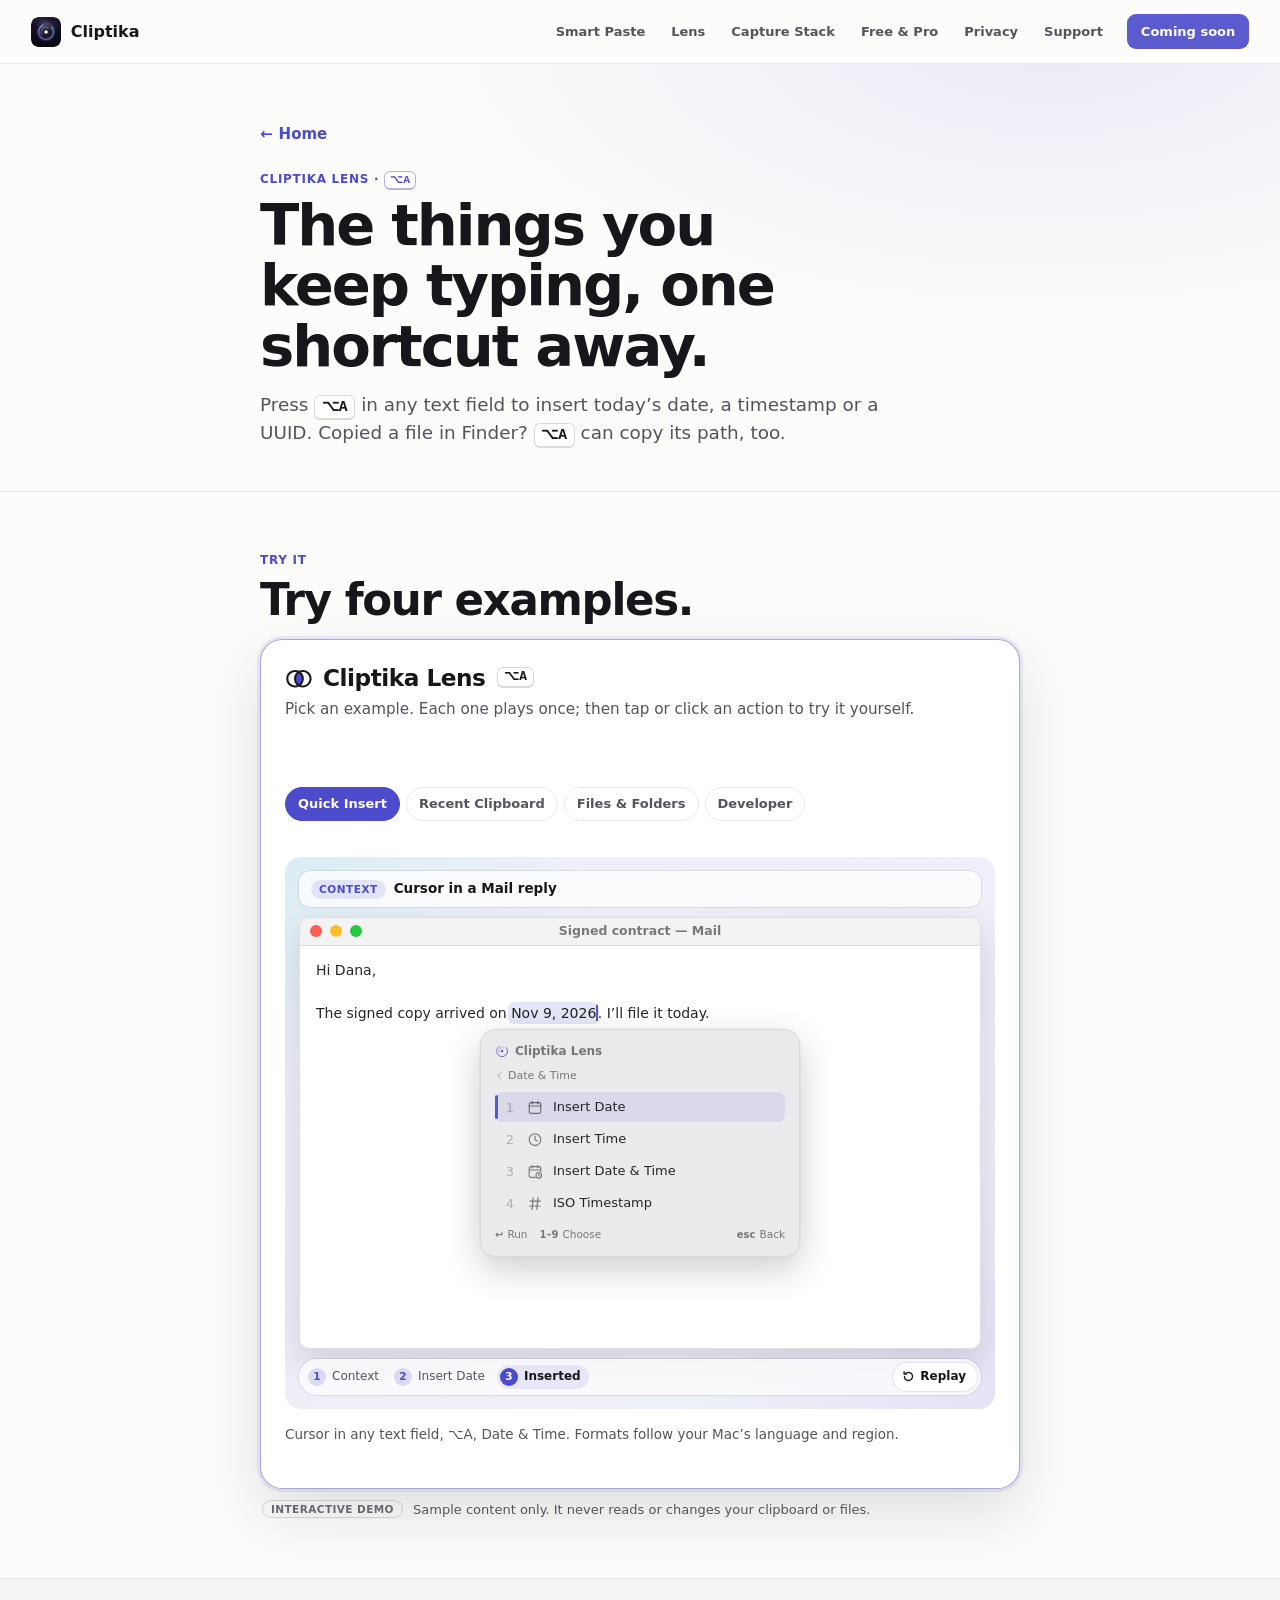
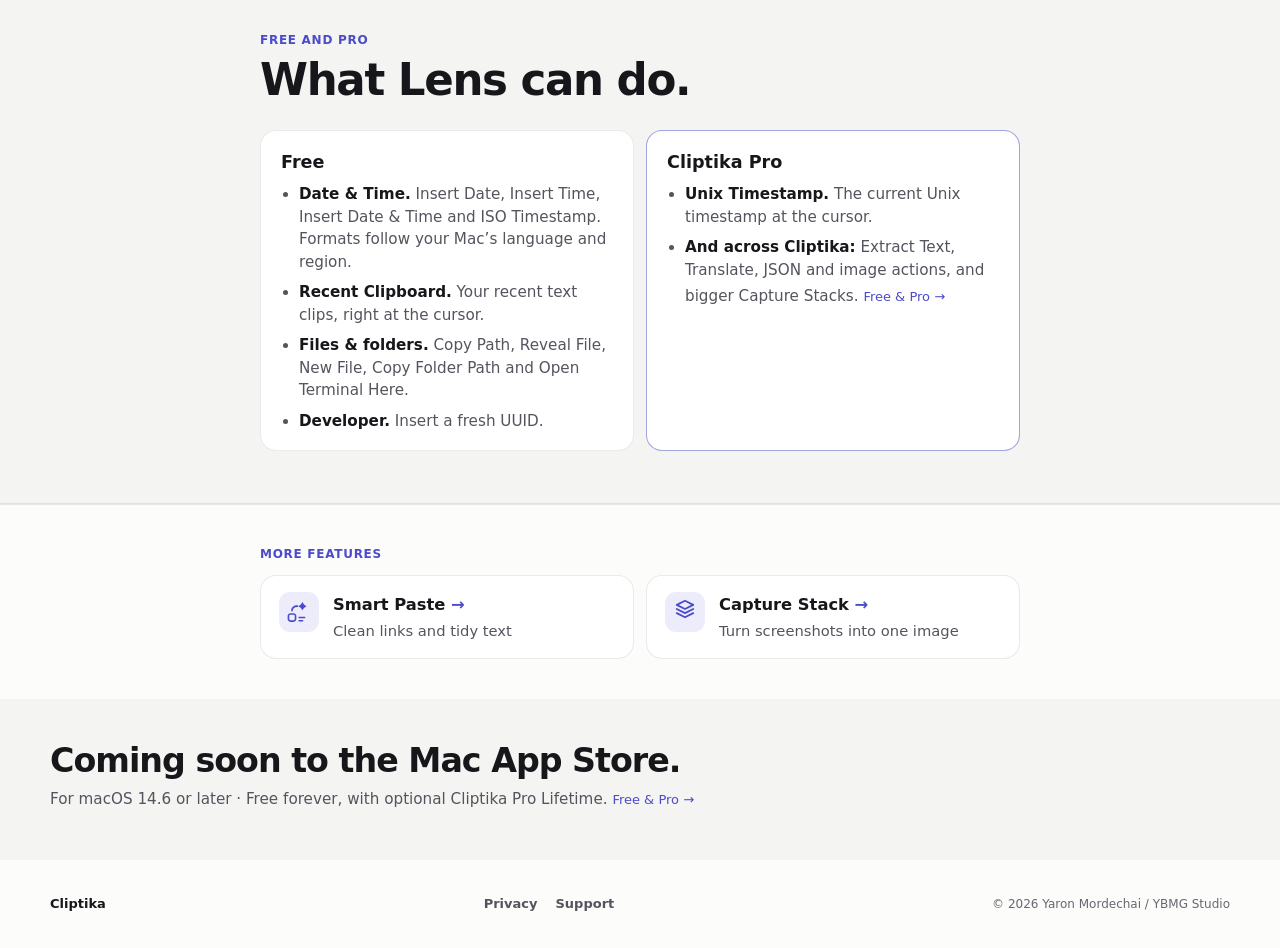
<file: lens.html>
<!doctype html>
<html lang="en">
<head>
  <meta charset="utf-8">
  <meta name="viewport" content="width=device-width,initial-scale=1">
  <meta name="description" content="Cliptika Lens for Mac: press ⌥A in any text field to insert today’s date, a timestamp or a UUID, or copy the path of a file you copied in Finder.">
  <meta name="theme-color" content="#121116" media="(prefers-color-scheme: dark)">
  <meta name="theme-color" content="#fcfcfb" media="(prefers-color-scheme: light)">
  <title>Cliptika Lens — Cliptika</title>
  <link rel="canonical" href="https://cliptika.app/lens.html"><meta property="og:type" content="website"><meta property="og:site_name" content="Cliptika"><meta property="og:url" content="https://cliptika.app/lens.html"><meta property="og:title" content="Cliptika Lens — Cliptika"><meta property="og:description" content="Cliptika Lens for Mac: press ⌥A in any text field to insert today’s date, a timestamp or a UUID, or copy the path of a file you copied in Finder."><meta property="og:image" content="https://cliptika.app/assets/og/cliptika-og-v2.png"><meta property="og:image:width" content="1200"><meta property="og:image:height" content="630"><meta property="og:image:type" content="image/png"><meta property="og:image:alt" content="Cliptika app icon with the headline Copy once. Find it again. Paste it right. and “Coming soon to the Mac App Store”."><meta name="twitter:card" content="summary_large_image"><meta name="twitter:title" content="Cliptika Lens — Cliptika"><meta name="twitter:description" content="Cliptika Lens for Mac: press ⌥A in any text field to insert today’s date, a timestamp or a UUID, or copy the path of a file you copied in Finder."><meta name="twitter:image" content="https://cliptika.app/assets/og/cliptika-og-v2.png"><meta name="twitter:image:alt" content="Cliptika app icon with the headline Copy once. Find it again. Paste it right. and “Coming soon to the Mac App Store”.">
  <link rel="icon" href="favicon.png" type="image/png" sizes="32x32">
  <link rel="apple-touch-icon" href="assets/icons/cliptika-app-icon-180.png">
  <link rel="stylesheet" href="style.css?v=preview-19"><link rel="stylesheet" href="site.css?v=s13">
  <link rel="stylesheet" href="showcase.css?v=sc-77-fx">
<script defer src="analytics-config.js"></script><script defer src="analytics.js"></script></head>
<body class="xp-page">
<svg xmlns="http://www.w3.org/2000/svg" width="0" height="0" style="position:absolute" aria-hidden="true" focusable="false"><defs>
<symbol id="icon-smartpaste" viewBox="6 -92 108 108">
<path class="ic-secondary" d="M107.07 -66.105C97.542 -62.022 90.736 -55.216 86.652 -45.687C82.568 -55.216 75.762 -62.022 66.234 -66.105C75.762 -70.189 82.568 -76.995 86.652 -86.523C90.736 -76.995 97.542 -70.189 107.07 -66.105Z"/><path class="ic-primary" d="M56.772 -18.297L56.772 -3.358C56.772 4.344 50.529 10.587 42.828 10.587L27.888 10.587C20.187 10.587 13.944 4.344 13.944 -3.357L13.944 -18.297C13.944 -25.999 20.187 -32.242 27.888 -32.242L42.828 -32.242C50.529 -32.242 56.772 -25.999 56.772 -18.297ZM91.632 5.109C91.632 7.309 89.848 9.093 87.648 9.093L70.716 9.093C68.516 9.093 66.732 7.309 66.732 5.109C66.732 2.908 68.516 1.124 70.716 1.124L87.648 1.124C89.848 1.124 91.632 2.908 91.632 5.109ZM27.888 -24.273C24.588 -24.273 21.912 -21.598 21.912 -18.297L21.912 -3.357C21.912 -0.057 24.588 2.619 27.888 2.618L42.828 2.618C46.128 2.618 48.804 -0.057 48.804 -3.358L48.804 -18.297C48.804 -21.598 46.128 -24.273 42.828 -24.273ZM101.592 -10.828C101.592 -8.627 99.808 -6.844 97.608 -6.844L70.716 -6.844C68.516 -6.844 66.732 -8.627 66.732 -10.828C66.732 -13.028 68.516 -14.812 70.716 -14.812L97.608 -14.812C99.808 -14.812 101.592 -13.028 101.592 -10.828ZM66.732 -67.102C66.732 -64.901 64.948 -63.117 62.748 -63.117C47.361 -63.117 39.342 -57.052 39.342 -44.194C39.342 -41.993 37.558 -40.209 35.358 -40.209C33.158 -40.209 31.374 -41.993 31.374 -44.194C31.374 -62.013 43.368 -71.085 62.748 -71.085C64.948 -71.085 66.732 -69.302 66.732 -67.102Z"/></symbol>
<symbol id="icon-lens" viewBox="6 -92 108 108">
<path class="ic-secondary" d="M74.733 -35.23C74.733 -25.209 69.715 -15.904 61.455 -10.386L59.76 -9.334C50.496 -14.666 44.787 -24.541 44.787 -35.23C44.787 -45.918 50.496 -55.793 59.76 -61.125C69.024 -55.793 74.733 -45.918 74.733 -35.23Z"/><path class="ic-primary" d="M108.564 -35.229L108.389 -31.767C106.655 -14.691 92.234 -1.365 74.7 -1.365C69.342 -1.365 64.275 -2.61 59.79 -4.859C55.281 -2.619 50.197 -1.365 44.82 -1.365C26.117 -1.365 10.956 -16.527 10.956 -35.23C10.956 -53.932 26.117 -69.093 44.82 -69.093C50.19 -69.093 55.268 -67.844 59.76 -65.585C64.252 -67.844 69.33 -69.093 74.7 -69.093C93.403 -69.094 108.564 -53.932 108.564 -35.229ZM18.924 -35.23C18.924 -20.928 30.518 -9.334 44.82 -9.334C47.249 -9.334 49.599 -9.668 51.818 -10.317C45.057 -16.479 40.836 -25.361 40.836 -35.23C40.836 -45.105 45.063 -53.993 51.832 -60.154C49.605 -60.79 47.251 -61.126 44.82 -61.125C30.518 -61.125 18.924 -49.531 18.924 -35.23ZM67.702 -60.142C74.463 -53.98 78.684 -45.098 78.684 -35.23L78.509 -31.767C77.649 -23.301 73.671 -15.758 67.736 -10.308C69.945 -9.664 72.284 -9.334 74.7 -9.334C89.002 -9.334 100.596 -20.928 100.596 -35.229L100.462 -37.877C99.136 -50.935 88.108 -61.126 74.7 -61.125C72.271 -61.125 69.921 -60.791 67.702 -60.142ZM48.804 -35.23C48.804 -26.498 53.126 -18.775 59.76 -14.101C66.394 -18.775 70.716 -26.498 70.716 -35.23L70.582 -37.877C69.807 -45.511 65.716 -52.165 59.758 -56.356C53.125 -51.682 48.804 -43.96 48.804 -35.23Z"/></symbol>
<linearGradient id="mk-ring-grad" x1="0" y1="0" x2="1" y2="1"><stop class="mk-s1" offset="0"/><stop class="mk-s2" offset="1"/></linearGradient></defs></svg>
  <a class="skip" href="#main">Skip to content</a>
  <header class="site-header">
    <div class="container nav-shell"><button class="menu-btn" type="button" data-menu aria-expanded="false" aria-controls="mnav" aria-label="Open menu"><svg class="mb-open" viewBox="0 0 18 18" aria-hidden="true"><path d="M3 5.5h12M3 9h12M3 12.5h12"/></svg><svg class="mb-close" viewBox="0 0 18 18" aria-hidden="true"><path d="M4.5 4.5l9 9M13.5 4.5l-9 9"/></svg><span class="mb-word">Menu</span></button><nav class="mnav" id="mnav" aria-label="Site sections" hidden><a href="index.html">Home</a><a href="smart-paste.html">Smart Paste</a><a href="lens.html" aria-current="page">Lens</a><a href="capture-stack.html">Capture Stack</a><a href="index.html#free-pro">Free &amp; Pro</a><a href="privacy.html">Privacy</a><a href="support.html">Support</a></nav>
      <a class="brand" href="index.html"><img src="assets/icons/cliptika-app-icon-64.png" alt="" width="30" height="30">Cliptika</a>
      <nav class="nav-links" aria-label="Main navigation"><a href="smart-paste.html">Smart Paste</a><a href="lens.html" aria-current="page">Lens</a><a href="capture-stack.html">Capture Stack</a><a href="index.html#free-pro">Free &amp; Pro</a><a href="privacy.html">Privacy</a><a href="support.html">Support</a></nav>
      <span class="download is-soon" aria-label="Coming soon to the Mac App Store">Coming soon</span>
    </div>
  </header>

  <main id="main">
    <section class="xp-hero" aria-labelledby="xp-title">
      <div class="container xp-narrow">
        <p class="xp-back"><a href="index.html"><span aria-hidden="true">←</span> Home</a></p>
        <p class="eyebrow">Cliptika Lens · <kbd>⌥A</kbd></p>
        <h1 id="xp-title">The things you keep typing, one shortcut away.</h1>
        <p class="xp-lead">Press <kbd>⌥A</kbd> in any text field to insert today’s date, a timestamp or a UUID. Copied a file in Finder? <kbd>⌥A</kbd> can copy its path, too.</p>
      </div>
    </section>

    <section class="work xp-demo" id="examples" aria-labelledby="xp-ex">
      <div class="container xp-narrow">
        <div class="section-head"><p class="eyebrow">Try it</p><h2 id="xp-ex">Try four examples.</h2></div>
        <article class="sc-card sc-lens" aria-labelledby="xln-title" data-demo-lens-page="lens">
          <header class="sc-h">
            <div class="sc-id"><svg class="sc-ic" aria-hidden="true"><use href="#icon-lens"/></svg><h3 id="xln-title">Cliptika Lens</h3><kbd>⌥A</kbd></div>
            <p>Pick an example. Each one plays once; then tap or click an action to try it yourself.</p>
          </header>
          <div class="sc-tabs" role="tablist" aria-label="Cliptika Lens examples" data-demo-tabs></div>
          <div class="sc-stage" data-demo-body></div>
          <div class="sc-foot"><p class="sc-cap" data-demo-cap aria-live="polite"></p><div class="sc-extra" data-demo-extra></div></div>
        </article>
        <p class="m-note xp-note"><span class="sc-tag">Interactive Demo</span> Sample content only. It never reads or changes your clipboard or files.</p>
      </div>
    </section>

    <section class="plans xp-plans" id="what-lens-does" aria-labelledby="xp-fp">
      <div class="container xp-narrow">
        <div class="section-head"><p class="eyebrow">Free and Pro</p><h2 id="xp-fp">What Lens can do.</h2></div>
        <div class="xp-groups">
          <div class="xp-group"><h3>Free</h3><ul>
            <li><strong>Date &amp; Time.</strong> Insert Date, Insert Time, Insert Date &amp; Time and ISO Timestamp. Formats follow your Mac’s language and region.</li>
            <li><strong>Recent Clipboard.</strong> Your recent text clips, right at the cursor.</li>
            <li><strong>Files &amp; folders.</strong> Copy Path, Reveal File, New File, Copy Folder Path and Open Terminal Here.</li>
            <li><strong>Developer.</strong> Insert a fresh UUID.</li>
          </ul></div>
          <div class="xp-group xp-pro"><h3>Cliptika Pro</h3><ul>
            <li><strong>Unix Timestamp.</strong> The current Unix timestamp at the cursor.</li>
            <li><strong>And across Cliptika:</strong> Extract Text, Translate, JSON and image actions, and bigger Capture Stacks. <a class="text-link" href="index.html#free-pro">Free &amp; Pro →</a></li>
          </ul></div>
        </div>
      </div>
    </section>

    <section class="work xp-more" aria-labelledby="xp-more-h">
      <div class="container xp-narrow">
        <h2 id="xp-more-h" class="eyebrow">More features</h2>
        <div class="xp-more-grid"><a class="xp-more-card" href="smart-paste.html"><span class="mb-ic"><svg class="ic" aria-hidden="true"><use href="#icon-smartpaste"/></svg></span><span><strong>Smart Paste <span aria-hidden="true">→</span></strong><small>Clean links and tidy text</small></span></a><a class="xp-more-card" href="capture-stack.html"><span class="mb-ic"><span class="xp-sym" data-sym="square.stack.3d.up"></span></span><span><strong>Capture Stack <span aria-hidden="true">→</span></strong><small>Turn screenshots into one image</small></span></a></div>
      </div>
    </section>
    <section class="cta" id="download" aria-labelledby="cta-heading">
      <div class="container cta-inner"><div><h2 id="cta-heading">Coming soon to the Mac App Store.</h2><p>For macOS 14.6 or later · Free forever, with optional Cliptika Pro Lifetime. <a class="text-link" href="index.html#free-pro">Free &amp; Pro →</a></p></div></div>
    </section>
  </main>

  <footer class="site-footer"><div class="container footer-inner"><a class="footer-brand" href="index.html">Cliptika</a><nav class="footer-links" aria-label="Footer navigation"><a href="privacy.html">Privacy</a><a href="support.html">Support</a></nav><small class="copyright">© 2026 Yaron Mordechai / YBMG Studio</small></div></footer>
  <script src="showcase.js?v=sc-78-rr"></script>
  <script src="site.js?v=s12"></script>
</body>
</html>
</file>
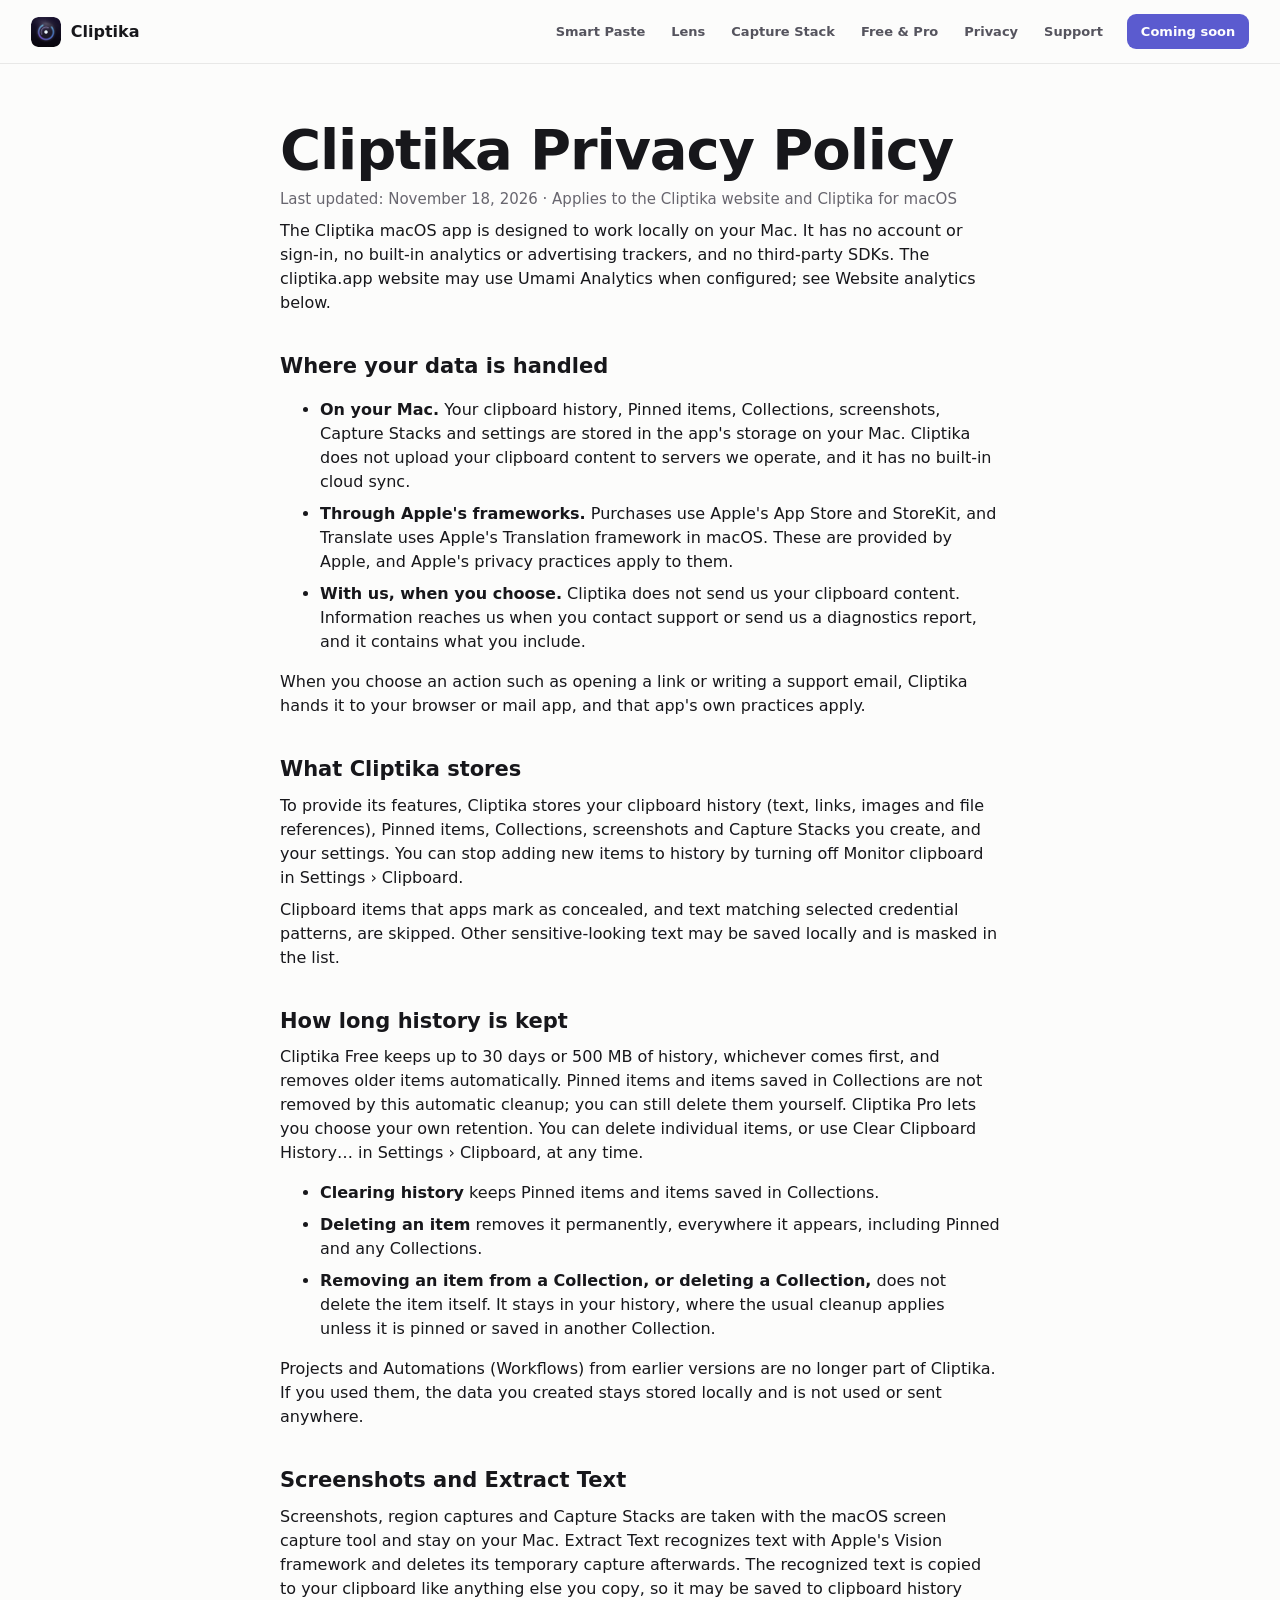
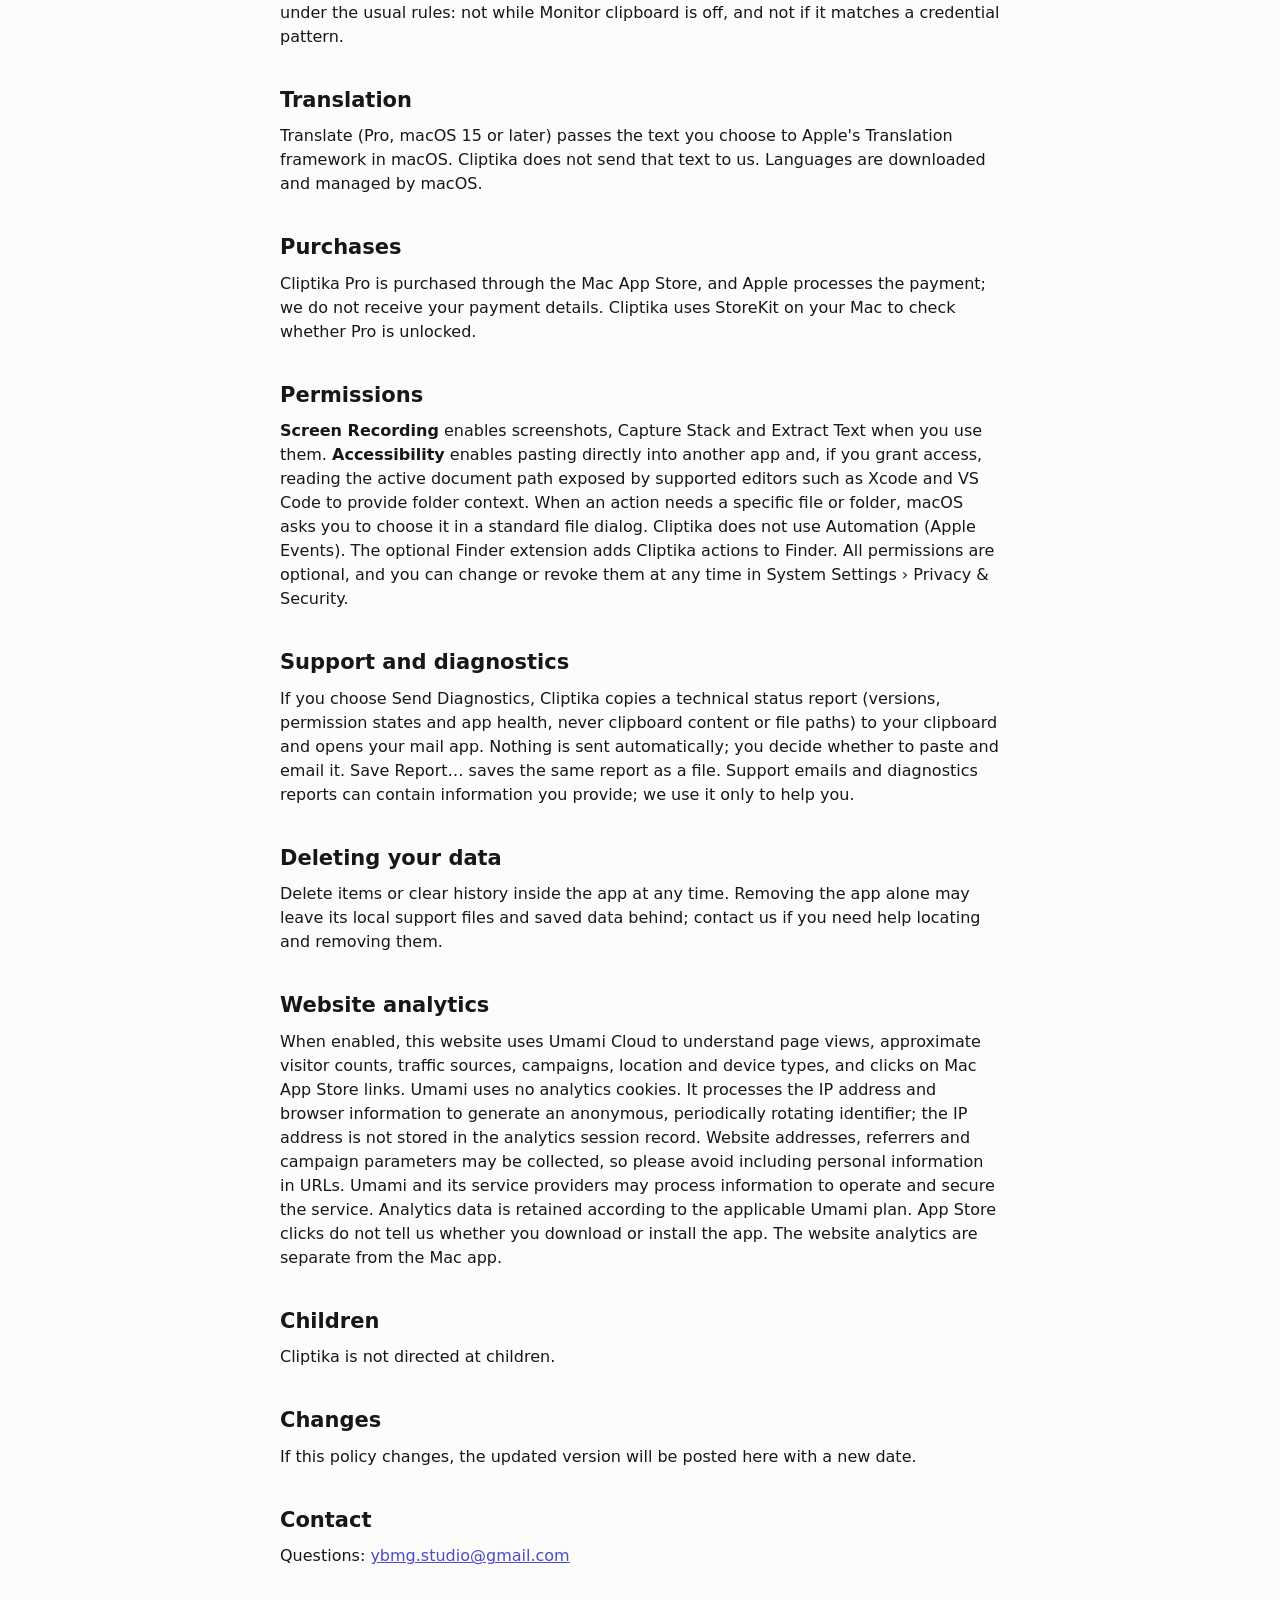
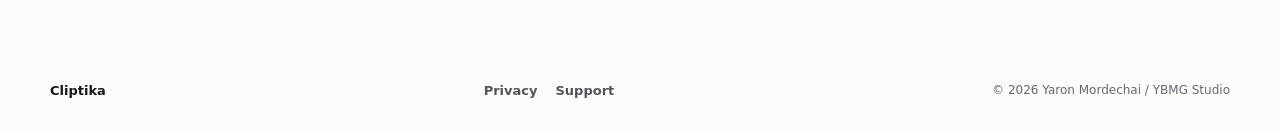
<file: privacy.html>
<!doctype html>
<html lang="en"><head><meta charset="utf-8"><meta name="viewport" content="width=device-width,initial-scale=1"><meta name="description" content="How Cliptika for macOS handles clipboard data, screenshots, permissions, purchases and support information."><meta name="theme-color" content="#121116" media="(prefers-color-scheme: dark)"><meta name="theme-color" content="#fcfcfb" media="(prefers-color-scheme: light)"><link rel="apple-touch-icon" href="assets/icons/cliptika-app-icon-180.png"><title>Cliptika Privacy Policy</title><link rel="canonical" href="https://cliptika.app/privacy.html"><meta property="og:type" content="website"><meta property="og:site_name" content="Cliptika"><meta property="og:url" content="https://cliptika.app/privacy.html"><meta property="og:title" content="Cliptika Privacy Policy"><meta property="og:description" content="How Cliptika for macOS handles clipboard data, screenshots, permissions, purchases and support information."><meta property="og:image" content="https://cliptika.app/assets/og/cliptika-og-v2.png"><meta property="og:image:width" content="1200"><meta property="og:image:height" content="630"><meta property="og:image:type" content="image/png"><meta property="og:image:alt" content="Cliptika app icon with the headline Copy once. Find it again. Paste it right. and “Coming soon to the Mac App Store”."><meta name="twitter:card" content="summary_large_image"><meta name="twitter:title" content="Cliptika Privacy Policy"><meta name="twitter:description" content="How Cliptika for macOS handles clipboard data, screenshots, permissions, purchases and support information."><meta name="twitter:image" content="https://cliptika.app/assets/og/cliptika-og-v2.png"><meta name="twitter:image:alt" content="Cliptika app icon with the headline Copy once. Find it again. Paste it right. and “Coming soon to the Mac App Store”.">
  <link rel="icon" href="favicon.png" type="image/png" sizes="32x32"><link rel="stylesheet" href="style.css?v=preview-19"><link rel="stylesheet" href="site.css?v=s13"><script defer src="analytics-config.js"></script><script defer src="analytics.js"></script></head><body>
<a class="skip" href="#main">Skip to content</a><header class="site-header"><div class="container nav-shell"><button class="menu-btn" type="button" data-menu aria-expanded="false" aria-controls="mnav" aria-label="Open menu"><svg class="mb-open" viewBox="0 0 18 18" aria-hidden="true"><path d="M3 5.5h12M3 9h12M3 12.5h12"/></svg><svg class="mb-close" viewBox="0 0 18 18" aria-hidden="true"><path d="M4.5 4.5l9 9M13.5 4.5l-9 9"/></svg><span class="mb-word">Menu</span></button><nav class="mnav" id="mnav" aria-label="Site sections" hidden><a href="index.html">Home</a><a href="smart-paste.html">Smart Paste</a><a href="lens.html">Lens</a><a href="capture-stack.html">Capture Stack</a><a href="index.html#free-pro">Free &amp; Pro</a><a href="privacy.html" aria-current="page">Privacy</a><a href="support.html">Support</a></nav><a class="brand" href="index.html"><img src="assets/icons/cliptika-app-icon-64.png" alt="" width="30" height="30">Cliptika</a><nav class="nav-links" aria-label="Main navigation"><a href="index.html#smart-paste">Smart Paste</a><a href="index.html#lens">Lens</a><a href="index.html#capture-stack">Capture Stack</a><a href="index.html#free-pro">Free &amp; Pro</a><a href="privacy.html" aria-current="page">Privacy</a><a href="support.html">Support</a></nav><span class="download is-soon" aria-label="Coming soon to the Mac App Store">Coming soon</span></div></header>
<main id="main" class="legal"><article class="narrow"><h1>Cliptika Privacy Policy</h1><p class="muted">Last updated: November 18, 2026 · Applies to the Cliptika website and Cliptika for macOS</p>
<p>The Cliptika macOS app is designed to work locally on your Mac. It has no account or sign-in, no built-in analytics or advertising trackers, and no third-party SDKs. The cliptika.app website may use Umami Analytics when configured; see Website analytics below.</p>
<h2>Where your data is handled</h2><ul>
<li><strong>On your Mac.</strong> Your clipboard history, Pinned items, Collections, screenshots, Capture Stacks and settings are stored in the app's storage on your Mac. Cliptika does not upload your clipboard content to servers we operate, and it has no built-in cloud sync.</li>
<li><strong>Through Apple's frameworks.</strong> Purchases use Apple's App Store and StoreKit, and Translate uses Apple's Translation framework in macOS. These are provided by Apple, and Apple's privacy practices apply to them.</li>
<li><strong>With us, when you choose.</strong> Cliptika does not send us your clipboard content. Information reaches us when you contact support or send us a diagnostics report, and it contains what you include.</li></ul>
<p>When you choose an action such as opening a link or writing a support email, Cliptika hands it to your browser or mail app, and that app's own practices apply.</p>
<h2>What Cliptika stores</h2><p>To provide its features, Cliptika stores your clipboard history (text, links, images and file references), Pinned items, Collections, screenshots and Capture Stacks you create, and your settings. You can stop adding new items to history by turning off Monitor clipboard in Settings › Clipboard.</p>
<p>Clipboard items that apps mark as concealed, and text matching selected credential patterns, are skipped. Other sensitive-looking text may be saved locally and is masked in the list.</p>
<h2>How long history is kept</h2><p>Cliptika Free keeps up to 30 days or 500 MB of history, whichever comes first, and removes older items automatically. Pinned items and items saved in Collections are not removed by this automatic cleanup; you can still delete them yourself. Cliptika Pro lets you choose your own retention. You can delete individual items, or use Clear Clipboard History… in Settings › Clipboard, at any time.</p><ul><li><strong>Clearing history</strong> keeps Pinned items and items saved in Collections.</li><li><strong>Deleting an item</strong> removes it permanently, everywhere it appears, including Pinned and any Collections.</li><li><strong>Removing an item from a Collection, or deleting a Collection,</strong> does not delete the item itself. It stays in your history, where the usual cleanup applies unless it is pinned or saved in another Collection.</li></ul>
<p>Projects and Automations (Workflows) from earlier versions are no longer part of Cliptika. If you used them, the data you created stays stored locally and is not used or sent anywhere.</p>
<h2>Screenshots and Extract Text</h2><p>Screenshots, region captures and Capture Stacks are taken with the macOS screen capture tool and stay on your Mac. Extract Text recognizes text with Apple's Vision framework and deletes its temporary capture afterwards. The recognized text is copied to your clipboard like anything else you copy, so it may be saved to clipboard history under the usual rules: not while Monitor clipboard is off, and not if it matches a credential pattern.</p>
<h2>Translation</h2><p>Translate (Pro, macOS 15 or later) passes the text you choose to Apple's Translation framework in macOS. Cliptika does not send that text to us. Languages are downloaded and managed by macOS.</p>
<h2>Purchases</h2><p>Cliptika Pro is purchased through the Mac App Store, and Apple processes the payment; we do not receive your payment details. Cliptika uses StoreKit on your Mac to check whether Pro is unlocked.</p>
<h2>Permissions</h2><p><strong>Screen Recording</strong> enables screenshots, Capture Stack and Extract Text when you use them. <strong>Accessibility</strong> enables pasting directly into another app and, if you grant access, reading the active document path exposed by supported editors such as Xcode and VS Code to provide folder context. When an action needs a specific file or folder, macOS asks you to choose it in a standard file dialog. Cliptika does not use Automation (Apple Events). The optional Finder extension adds Cliptika actions to Finder. All permissions are optional, and you can change or revoke them at any time in System Settings › Privacy &amp; Security.</p>
<h2>Support and diagnostics</h2><p>If you choose Send Diagnostics, Cliptika copies a technical status report (versions, permission states and app health, never clipboard content or file paths) to your clipboard and opens your mail app. Nothing is sent automatically; you decide whether to paste and email it. Save Report… saves the same report as a file. Support emails and diagnostics reports can contain information you provide; we use it only to help you.</p>
<h2>Deleting your data</h2><p>Delete items or clear history inside the app at any time. Removing the app alone may leave its local support files and saved data behind; contact us if you need help locating and removing them.</p>
<h2>Website analytics</h2><p>When enabled, this website uses Umami Cloud to understand page views, approximate visitor counts, traffic sources, campaigns, location and device types, and clicks on Mac App Store links. Umami uses no analytics cookies. It processes the IP address and browser information to generate an anonymous, periodically rotating identifier; the IP address is not stored in the analytics session record. Website addresses, referrers and campaign parameters may be collected, so please avoid including personal information in URLs. Umami and its service providers may process information to operate and secure the service. Analytics data is retained according to the applicable Umami plan. App Store clicks do not tell us whether you download or install the app. The website analytics are separate from the Mac app.</p><h2>Children</h2><p>Cliptika is not directed at children.</p>
<h2>Changes</h2><p>If this policy changes, the updated version will be posted here with a new date.</p>
<h2>Contact</h2><p>Questions: <a href="mailto:ybmg.studio@gmail.com">ybmg.studio@gmail.com</a></p></article></main>
<footer class="site-footer"><div class="container footer-inner"><a class="footer-brand" href="index.html">Cliptika</a><nav class="footer-links" aria-label="Footer navigation"><a href="privacy.html">Privacy</a><a href="support.html">Support</a></nav><small class="copyright">© 2026 Yaron Mordechai / YBMG Studio</small></div></footer><script src="script.js"></script><script src="site.js?v=s12"></script></body></html>
</file>
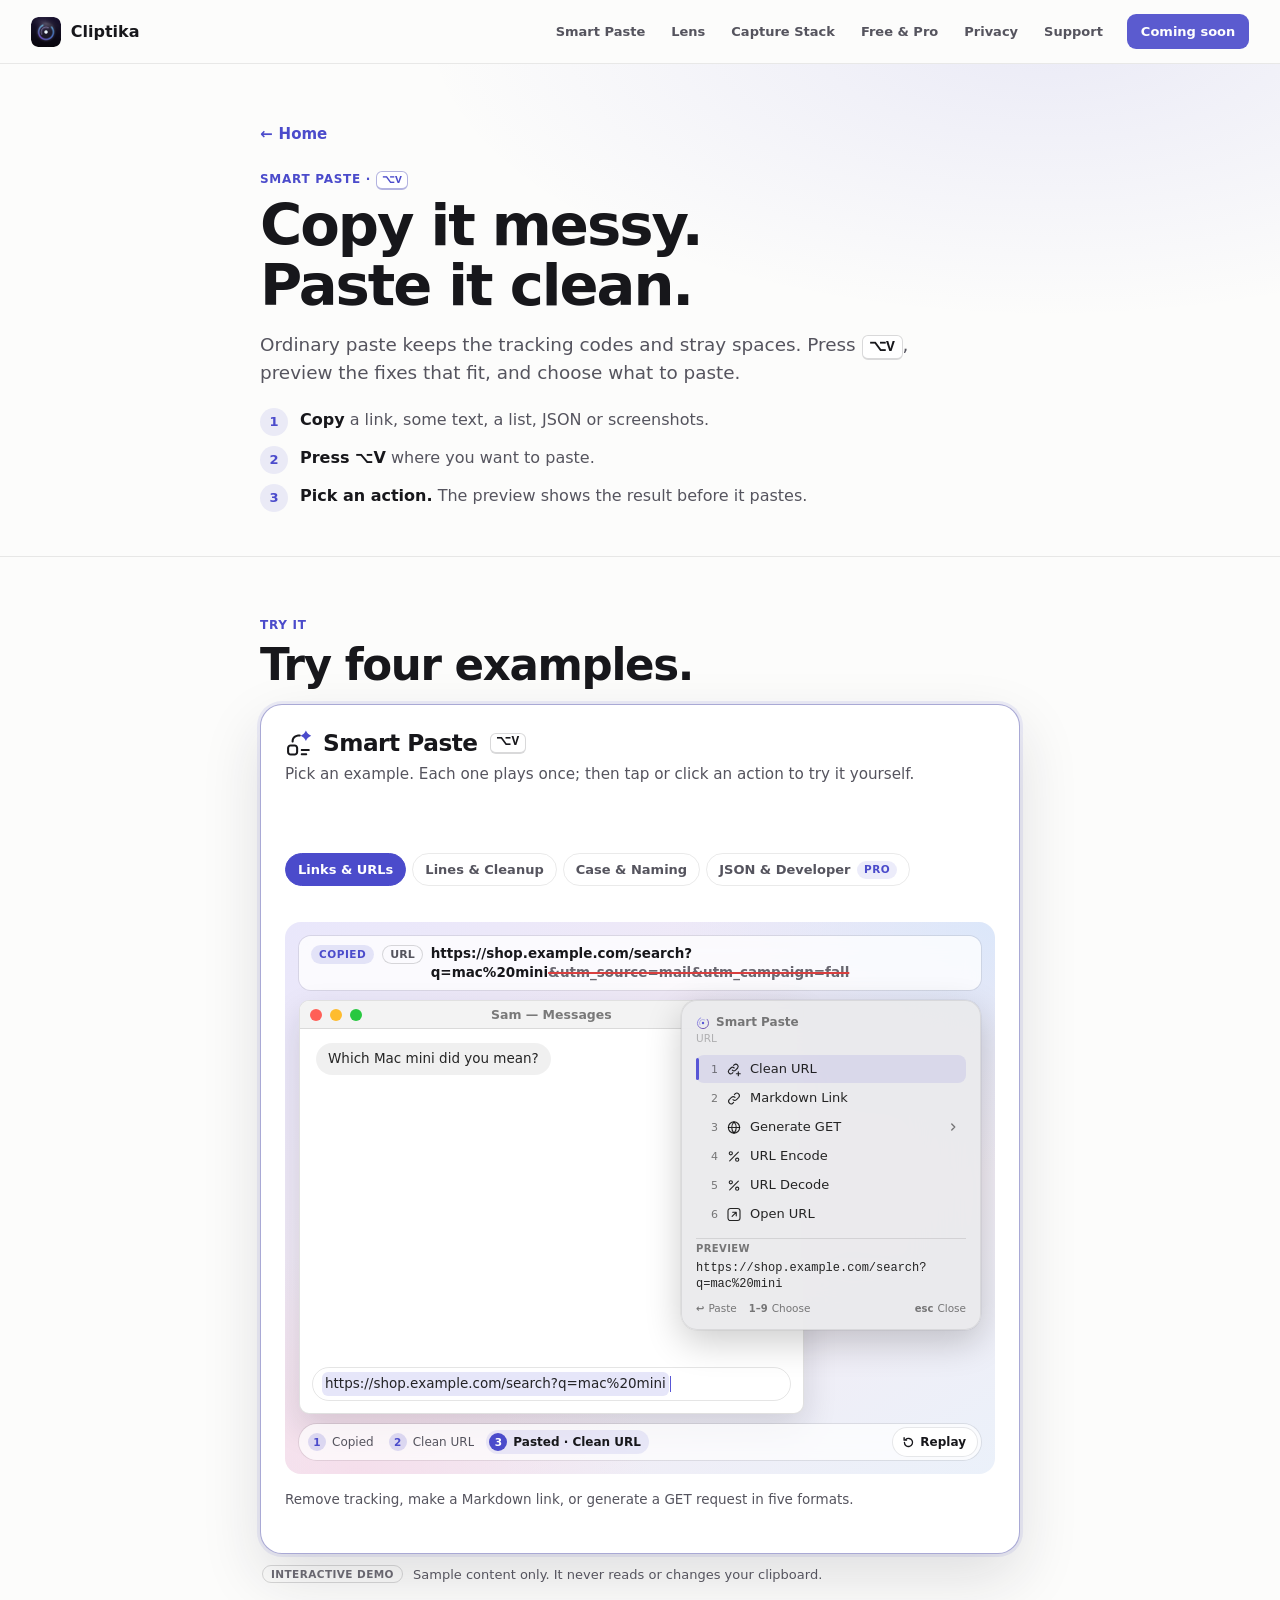
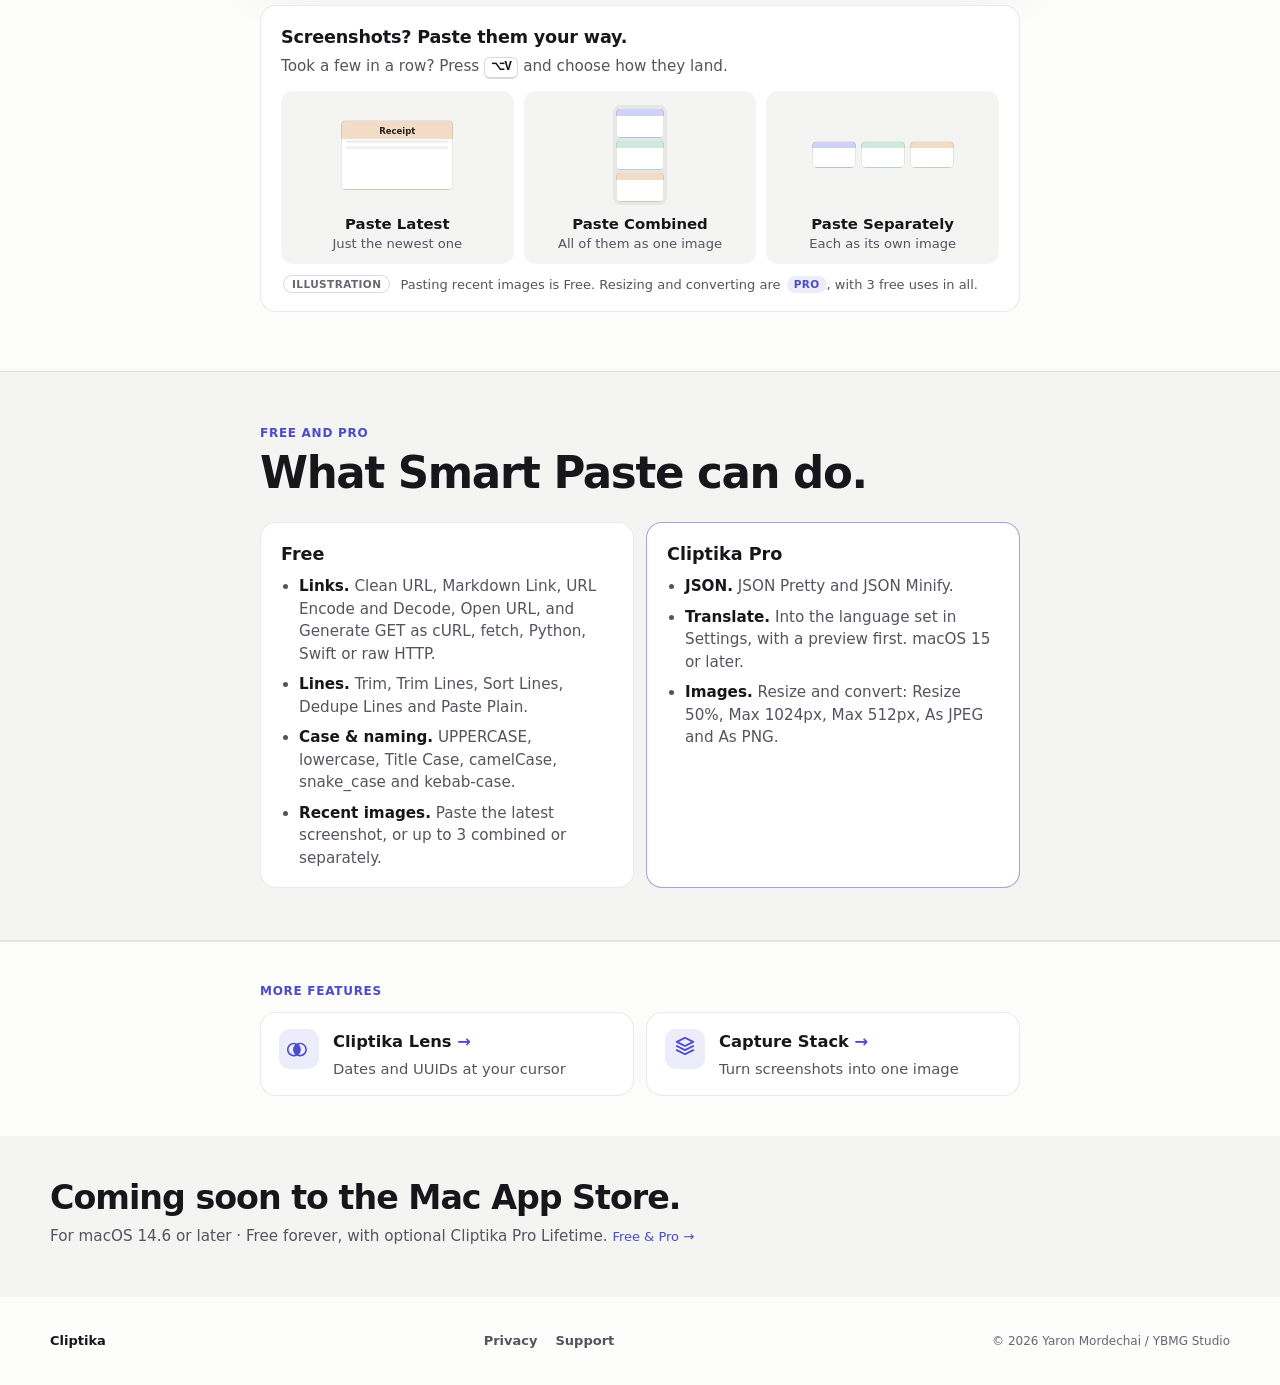
<file: smart-paste.html>
<!doctype html>
<html lang="en">
<head>
  <meta charset="utf-8">
  <meta name="viewport" content="width=device-width,initial-scale=1">
  <meta name="description" content="Smart Paste in Cliptika for Mac: press ⌥V, preview the fixes that fit what you copied, and choose what to paste. Clean links, tidy lists and change letter case.">
  <meta name="theme-color" content="#121116" media="(prefers-color-scheme: dark)">
  <meta name="theme-color" content="#fcfcfb" media="(prefers-color-scheme: light)">
  <title>Smart Paste — Cliptika</title>
  <link rel="canonical" href="https://cliptika.app/smart-paste.html"><meta property="og:type" content="website"><meta property="og:site_name" content="Cliptika"><meta property="og:url" content="https://cliptika.app/smart-paste.html"><meta property="og:title" content="Smart Paste — Cliptika"><meta property="og:description" content="Smart Paste in Cliptika for Mac: press ⌥V, preview the fixes that fit what you copied, and choose what to paste. Clean links, tidy lists and change letter case."><meta property="og:image" content="https://cliptika.app/assets/og/cliptika-og-v2.png"><meta property="og:image:width" content="1200"><meta property="og:image:height" content="630"><meta property="og:image:type" content="image/png"><meta property="og:image:alt" content="Cliptika app icon with the headline Copy once. Find it again. Paste it right. and “Coming soon to the Mac App Store”."><meta name="twitter:card" content="summary_large_image"><meta name="twitter:title" content="Smart Paste — Cliptika"><meta name="twitter:description" content="Smart Paste in Cliptika for Mac: press ⌥V, preview the fixes that fit what you copied, and choose what to paste. Clean links, tidy lists and change letter case."><meta name="twitter:image" content="https://cliptika.app/assets/og/cliptika-og-v2.png"><meta name="twitter:image:alt" content="Cliptika app icon with the headline Copy once. Find it again. Paste it right. and “Coming soon to the Mac App Store”.">
  <link rel="icon" href="favicon.png" type="image/png" sizes="32x32">
  <link rel="apple-touch-icon" href="assets/icons/cliptika-app-icon-180.png">
  <link rel="stylesheet" href="style.css?v=preview-19"><link rel="stylesheet" href="site.css?v=s13">
  <link rel="stylesheet" href="showcase.css?v=sc-78-xps">
<script defer src="analytics-config.js"></script><script defer src="analytics.js"></script></head>
<body class="xp-page">
<svg xmlns="http://www.w3.org/2000/svg" width="0" height="0" style="position:absolute" aria-hidden="true" focusable="false"><defs>
<symbol id="icon-smartpaste" viewBox="6 -92 108 108">
<path class="ic-secondary" d="M107.07 -66.105C97.542 -62.022 90.736 -55.216 86.652 -45.687C82.568 -55.216 75.762 -62.022 66.234 -66.105C75.762 -70.189 82.568 -76.995 86.652 -86.523C90.736 -76.995 97.542 -70.189 107.07 -66.105Z"/><path class="ic-primary" d="M56.772 -18.297L56.772 -3.358C56.772 4.344 50.529 10.587 42.828 10.587L27.888 10.587C20.187 10.587 13.944 4.344 13.944 -3.357L13.944 -18.297C13.944 -25.999 20.187 -32.242 27.888 -32.242L42.828 -32.242C50.529 -32.242 56.772 -25.999 56.772 -18.297ZM91.632 5.109C91.632 7.309 89.848 9.093 87.648 9.093L70.716 9.093C68.516 9.093 66.732 7.309 66.732 5.109C66.732 2.908 68.516 1.124 70.716 1.124L87.648 1.124C89.848 1.124 91.632 2.908 91.632 5.109ZM27.888 -24.273C24.588 -24.273 21.912 -21.598 21.912 -18.297L21.912 -3.357C21.912 -0.057 24.588 2.619 27.888 2.618L42.828 2.618C46.128 2.618 48.804 -0.057 48.804 -3.358L48.804 -18.297C48.804 -21.598 46.128 -24.273 42.828 -24.273ZM101.592 -10.828C101.592 -8.627 99.808 -6.844 97.608 -6.844L70.716 -6.844C68.516 -6.844 66.732 -8.627 66.732 -10.828C66.732 -13.028 68.516 -14.812 70.716 -14.812L97.608 -14.812C99.808 -14.812 101.592 -13.028 101.592 -10.828ZM66.732 -67.102C66.732 -64.901 64.948 -63.117 62.748 -63.117C47.361 -63.117 39.342 -57.052 39.342 -44.194C39.342 -41.993 37.558 -40.209 35.358 -40.209C33.158 -40.209 31.374 -41.993 31.374 -44.194C31.374 -62.013 43.368 -71.085 62.748 -71.085C64.948 -71.085 66.732 -69.302 66.732 -67.102Z"/></symbol>
<symbol id="icon-lens" viewBox="6 -92 108 108">
<path class="ic-secondary" d="M74.733 -35.23C74.733 -25.209 69.715 -15.904 61.455 -10.386L59.76 -9.334C50.496 -14.666 44.787 -24.541 44.787 -35.23C44.787 -45.918 50.496 -55.793 59.76 -61.125C69.024 -55.793 74.733 -45.918 74.733 -35.23Z"/><path class="ic-primary" d="M108.564 -35.229L108.389 -31.767C106.655 -14.691 92.234 -1.365 74.7 -1.365C69.342 -1.365 64.275 -2.61 59.79 -4.859C55.281 -2.619 50.197 -1.365 44.82 -1.365C26.117 -1.365 10.956 -16.527 10.956 -35.23C10.956 -53.932 26.117 -69.093 44.82 -69.093C50.19 -69.093 55.268 -67.844 59.76 -65.585C64.252 -67.844 69.33 -69.093 74.7 -69.093C93.403 -69.094 108.564 -53.932 108.564 -35.229ZM18.924 -35.23C18.924 -20.928 30.518 -9.334 44.82 -9.334C47.249 -9.334 49.599 -9.668 51.818 -10.317C45.057 -16.479 40.836 -25.361 40.836 -35.23C40.836 -45.105 45.063 -53.993 51.832 -60.154C49.605 -60.79 47.251 -61.126 44.82 -61.125C30.518 -61.125 18.924 -49.531 18.924 -35.23ZM67.702 -60.142C74.463 -53.98 78.684 -45.098 78.684 -35.23L78.509 -31.767C77.649 -23.301 73.671 -15.758 67.736 -10.308C69.945 -9.664 72.284 -9.334 74.7 -9.334C89.002 -9.334 100.596 -20.928 100.596 -35.229L100.462 -37.877C99.136 -50.935 88.108 -61.126 74.7 -61.125C72.271 -61.125 69.921 -60.791 67.702 -60.142ZM48.804 -35.23C48.804 -26.498 53.126 -18.775 59.76 -14.101C66.394 -18.775 70.716 -26.498 70.716 -35.23L70.582 -37.877C69.807 -45.511 65.716 -52.165 59.758 -56.356C53.125 -51.682 48.804 -43.96 48.804 -35.23Z"/></symbol>
<linearGradient id="mk-ring-grad" x1="0" y1="0" x2="1" y2="1"><stop class="mk-s1" offset="0"/><stop class="mk-s2" offset="1"/></linearGradient></defs></svg>
  <a class="skip" href="#main">Skip to content</a>
  <header class="site-header">
    <div class="container nav-shell"><button class="menu-btn" type="button" data-menu aria-expanded="false" aria-controls="mnav" aria-label="Open menu"><svg class="mb-open" viewBox="0 0 18 18" aria-hidden="true"><path d="M3 5.5h12M3 9h12M3 12.5h12"/></svg><svg class="mb-close" viewBox="0 0 18 18" aria-hidden="true"><path d="M4.5 4.5l9 9M13.5 4.5l-9 9"/></svg><span class="mb-word">Menu</span></button><nav class="mnav" id="mnav" aria-label="Site sections" hidden><a href="index.html">Home</a><a href="smart-paste.html" aria-current="page">Smart Paste</a><a href="lens.html">Lens</a><a href="capture-stack.html">Capture Stack</a><a href="index.html#free-pro">Free &amp; Pro</a><a href="privacy.html">Privacy</a><a href="support.html">Support</a></nav>
      <a class="brand" href="index.html"><img src="assets/icons/cliptika-app-icon-64.png" alt="" width="30" height="30">Cliptika</a>
      <nav class="nav-links" aria-label="Main navigation"><a href="smart-paste.html" aria-current="page">Smart Paste</a><a href="lens.html">Lens</a><a href="capture-stack.html">Capture Stack</a><a href="index.html#free-pro">Free &amp; Pro</a><a href="privacy.html">Privacy</a><a href="support.html">Support</a></nav>
      <span class="download is-soon" aria-label="Coming soon to the Mac App Store">Coming soon</span>
    </div>
  </header>

  <main id="main">
    <section class="xp-hero" aria-labelledby="xp-title">
      <div class="container xp-narrow">
        <p class="xp-back"><a href="index.html"><span aria-hidden="true">←</span> Home</a></p>
        <p class="eyebrow">Smart Paste · <kbd>⌥V</kbd></p>
        <h1 id="xp-title">Copy it messy. Paste it clean.</h1>
        <p class="xp-lead">Ordinary paste keeps the tracking codes and stray spaces. Press <kbd>⌥V</kbd>, preview the fixes that fit, and choose what to paste.</p>
        <ol class="xp-steps" aria-label="How Smart Paste works">
          <li><b>1</b><span><strong>Copy</strong> a link, some text, a list, JSON or screenshots.</span></li>
          <li><b>2</b><span><strong>Press ⌥V</strong> where you want to paste.</span></li>
          <li><b>3</b><span><strong>Pick an action.</strong> The preview shows the result before it pastes.</span></li>
        </ol>
      </div>
    </section>

    <section class="work xp-demo" id="examples" aria-labelledby="xp-ex">
      <div class="container xp-narrow">
        <div class="section-head"><p class="eyebrow">Try it</p><h2 id="xp-ex">Try four examples.</h2></div>
        <article class="sc-card" aria-labelledby="xsp-title" data-demo-explore="smartpaste">
          <header class="sc-h">
            <div class="sc-id"><svg class="sc-ic" aria-hidden="true"><use href="#icon-smartpaste"/></svg><h3 id="xsp-title">Smart Paste</h3><kbd>⌥V</kbd></div>
            <p>Pick an example. Each one plays once; then tap or click an action to try it yourself.</p>
          </header>
          <div class="sc-tabs" role="tablist" aria-label="Smart Paste examples" data-demo-tabs></div>
          <div class="sc-stage" data-demo-body></div>
          <div class="sc-foot"><p class="sc-cap" data-demo-cap aria-live="polite"></p><div class="sc-extra" data-demo-extra></div></div>
        </article>
        <p class="m-note xp-note"><span class="sc-tag">Interactive Demo</span> Sample content only. It never reads or changes your clipboard.</p>
        <article class="xps" aria-labelledby="xps-title">
          <div class="xps-h">
            <h3 id="xps-title">Screenshots? Paste them your way.</h3>
            <p>Took a few in a row? Press <kbd>⌥V</kbd> and choose how they land.</p>
          </div>
          <ul class="xps-opts">
            <li><span class="xps-viz" aria-hidden="true"><span class="mini-shot ms3"><b>Receipt</b><i></i><i></i></span></span><strong>Paste Latest</strong><small>Just the newest one</small></li>
            <li><span class="xps-viz" aria-hidden="true"><span class="out-imgs is-combined"><span class="mini-shot ms1"></span><span class="mini-shot ms2"></span><span class="mini-shot ms3"></span></span></span><strong>Paste Combined</strong><small>All of them as one image</small></li>
            <li><span class="xps-viz" aria-hidden="true"><span class="xps-sep"><span class="mini-shot ms1"></span><span class="mini-shot ms2"></span><span class="mini-shot ms3"></span></span></span><strong>Paste Separately</strong><small>Each as its own image</small></li>
          </ul>
          <p class="xps-fine"><span class="sc-tag">Illustration</span> Pasting recent images is Free. Resizing and converting are <span class="pro">Pro</span>, with 3 free uses in all.</p>
        </article>
      </div>
    </section>

    <section class="plans xp-plans" id="what-it-pastes" aria-labelledby="xp-fp">
      <div class="container xp-narrow">
        <div class="section-head"><p class="eyebrow">Free and Pro</p><h2 id="xp-fp">What Smart Paste can do.</h2></div>
        <div class="xp-groups">
          <div class="xp-group"><h3>Free</h3><ul>
            <li><strong>Links.</strong> Clean URL, Markdown Link, URL Encode and Decode, Open URL, and Generate GET as cURL, fetch, Python, Swift or raw HTTP.</li>
            <li><strong>Lines.</strong> Trim, Trim Lines, Sort Lines, Dedupe Lines and Paste Plain.</li>
            <li><strong>Case &amp; naming.</strong> UPPERCASE, lowercase, Title Case, camelCase, snake_case and kebab-case.</li>
            <li><strong>Recent images.</strong> Paste the latest screenshot, or up to 3 combined or separately.</li>
          </ul></div>
          <div class="xp-group xp-pro"><h3>Cliptika Pro</h3><ul>
            <li><strong>JSON.</strong> JSON Pretty and JSON Minify.</li>
            <li><strong>Translate.</strong> Into the language set in Settings, with a preview first. macOS 15 or later.</li>
            <li><strong>Images.</strong> Resize and convert: Resize 50%, Max 1024px, Max 512px, As JPEG and As PNG.</li>
          </ul></div>
        </div>
      </div>
    </section>

    <section class="work xp-more" aria-labelledby="xp-more-h">
      <div class="container xp-narrow">
        <h2 id="xp-more-h" class="eyebrow">More features</h2>
        <div class="xp-more-grid"><a class="xp-more-card" href="lens.html"><span class="mb-ic"><svg class="ic" aria-hidden="true"><use href="#icon-lens"/></svg></span><span><strong>Cliptika Lens <span aria-hidden="true">→</span></strong><small>Dates and UUIDs at your cursor</small></span></a><a class="xp-more-card" href="capture-stack.html"><span class="mb-ic"><span class="xp-sym" data-sym="square.stack.3d.up"></span></span><span><strong>Capture Stack <span aria-hidden="true">→</span></strong><small>Turn screenshots into one image</small></span></a></div>
      </div>
    </section>
    <section class="cta" id="download" aria-labelledby="cta-heading">
      <div class="container cta-inner"><div><h2 id="cta-heading">Coming soon to the Mac App Store.</h2><p>For macOS 14.6 or later · Free forever, with optional Cliptika Pro Lifetime. <a class="text-link" href="index.html#free-pro">Free &amp; Pro →</a></p></div></div>
    </section>
  </main>

  <footer class="site-footer"><div class="container footer-inner"><a class="footer-brand" href="index.html">Cliptika</a><nav class="footer-links" aria-label="Footer navigation"><a href="privacy.html">Privacy</a><a href="support.html">Support</a></nav><small class="copyright">© 2026 Yaron Mordechai / YBMG Studio</small></div></footer>
  <script src="showcase.js?v=sc-78-rr"></script>
  <script src="site.js?v=s12"></script>
</body>
</html>
</file>
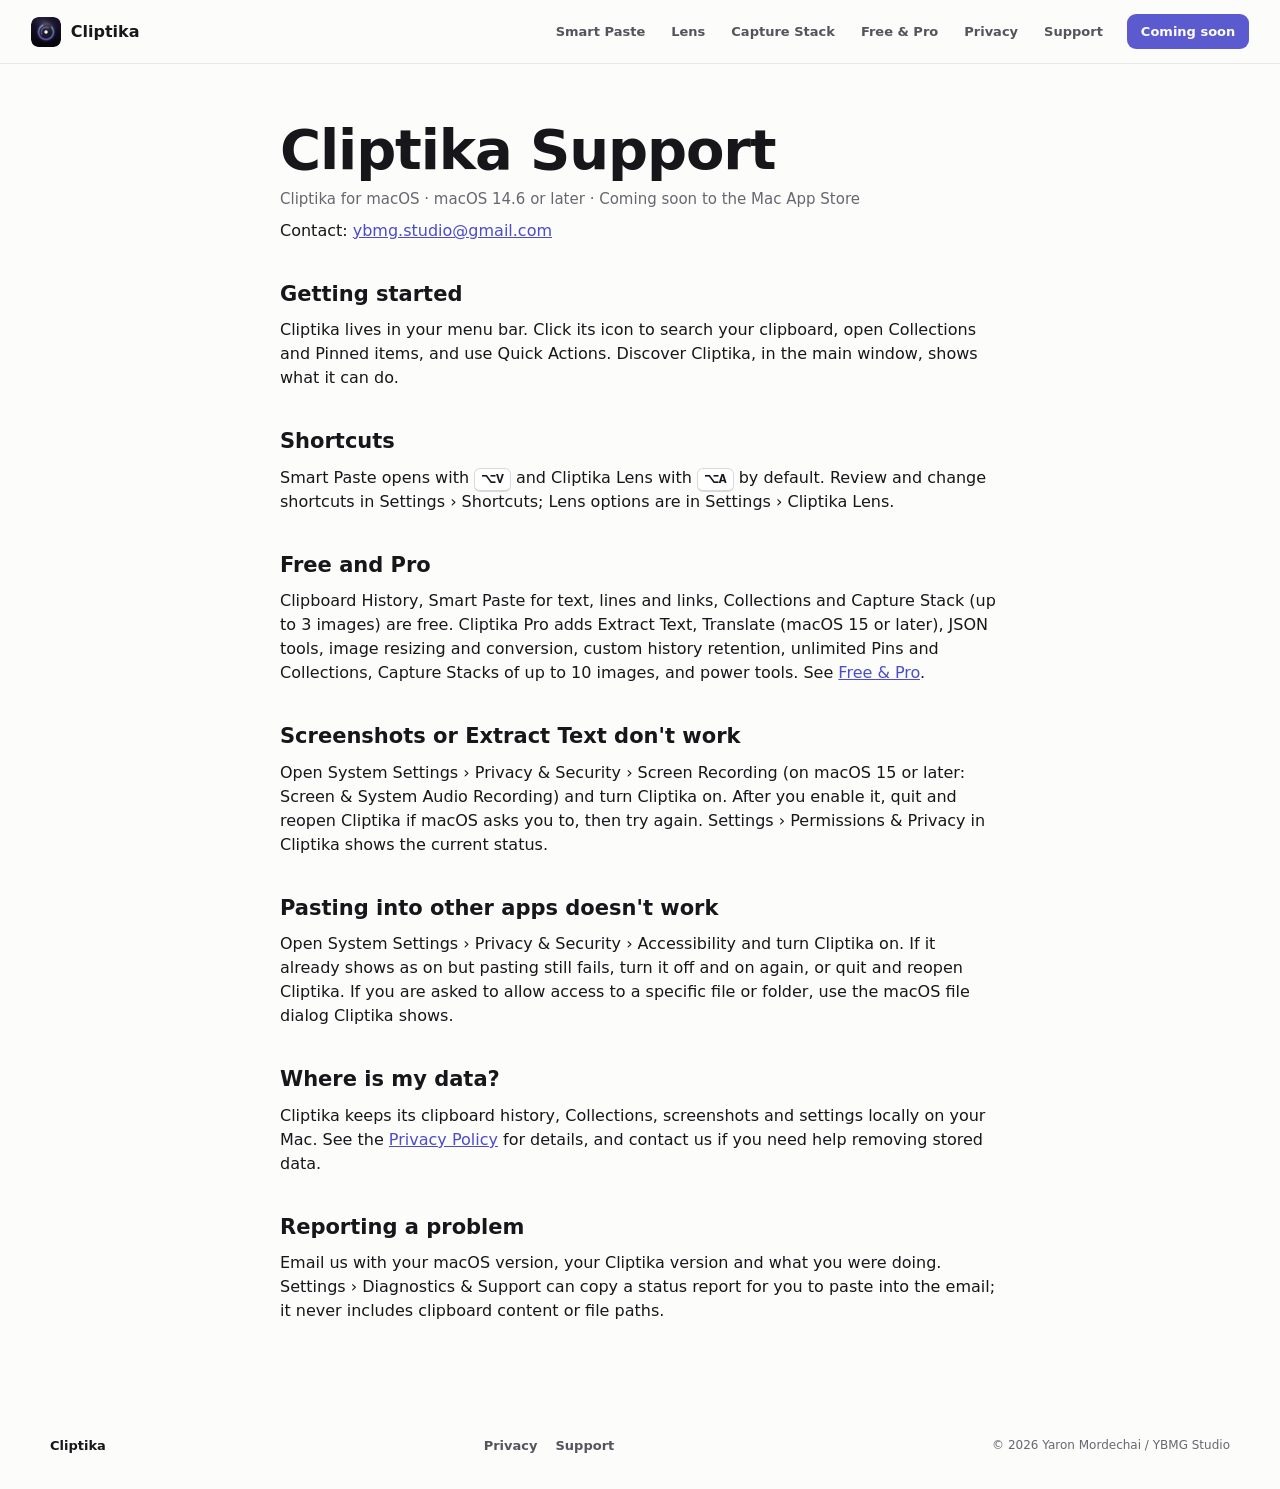
<file: support.html>
<!doctype html>
<html lang="en"><head><meta charset="utf-8"><meta name="viewport" content="width=device-width,initial-scale=1"><meta name="description" content="Support for Cliptika for macOS: getting started, shortcuts, Free and Pro, permissions and troubleshooting."><meta name="theme-color" content="#121116" media="(prefers-color-scheme: dark)"><meta name="theme-color" content="#fcfcfb" media="(prefers-color-scheme: light)"><link rel="apple-touch-icon" href="assets/icons/cliptika-app-icon-180.png"><title>Cliptika Support</title><link rel="canonical" href="https://cliptika.app/support.html"><meta property="og:type" content="website"><meta property="og:site_name" content="Cliptika"><meta property="og:url" content="https://cliptika.app/support.html"><meta property="og:title" content="Cliptika Support"><meta property="og:description" content="Support for Cliptika for macOS: getting started, shortcuts, Free and Pro, permissions and troubleshooting."><meta property="og:image" content="https://cliptika.app/assets/og/cliptika-og-v2.png"><meta property="og:image:width" content="1200"><meta property="og:image:height" content="630"><meta property="og:image:type" content="image/png"><meta property="og:image:alt" content="Cliptika app icon with the headline Copy once. Find it again. Paste it right. and “Coming soon to the Mac App Store”."><meta name="twitter:card" content="summary_large_image"><meta name="twitter:title" content="Cliptika Support"><meta name="twitter:description" content="Support for Cliptika for macOS: getting started, shortcuts, Free and Pro, permissions and troubleshooting."><meta name="twitter:image" content="https://cliptika.app/assets/og/cliptika-og-v2.png"><meta name="twitter:image:alt" content="Cliptika app icon with the headline Copy once. Find it again. Paste it right. and “Coming soon to the Mac App Store”.">
  <link rel="icon" href="favicon.png" type="image/png" sizes="32x32"><link rel="stylesheet" href="style.css?v=preview-19"><link rel="stylesheet" href="site.css?v=s13"><script defer src="analytics-config.js"></script><script defer src="analytics.js"></script></head><body>
<a class="skip" href="#main">Skip to content</a><header class="site-header"><div class="container nav-shell"><button class="menu-btn" type="button" data-menu aria-expanded="false" aria-controls="mnav" aria-label="Open menu"><svg class="mb-open" viewBox="0 0 18 18" aria-hidden="true"><path d="M3 5.5h12M3 9h12M3 12.5h12"/></svg><svg class="mb-close" viewBox="0 0 18 18" aria-hidden="true"><path d="M4.5 4.5l9 9M13.5 4.5l-9 9"/></svg><span class="mb-word">Menu</span></button><nav class="mnav" id="mnav" aria-label="Site sections" hidden><a href="index.html">Home</a><a href="smart-paste.html">Smart Paste</a><a href="lens.html">Lens</a><a href="capture-stack.html">Capture Stack</a><a href="index.html#free-pro">Free &amp; Pro</a><a href="privacy.html">Privacy</a><a href="support.html" aria-current="page">Support</a></nav><a class="brand" href="index.html"><img src="assets/icons/cliptika-app-icon-64.png" alt="" width="30" height="30">Cliptika</a><nav class="nav-links" aria-label="Main navigation"><a href="index.html#smart-paste">Smart Paste</a><a href="index.html#lens">Lens</a><a href="index.html#capture-stack">Capture Stack</a><a href="index.html#free-pro">Free &amp; Pro</a><a href="privacy.html">Privacy</a><a href="support.html" aria-current="page">Support</a></nav><span class="download is-soon" aria-label="Coming soon to the Mac App Store">Coming soon</span></div></header>
<main id="main" class="legal"><article class="narrow"><h1>Cliptika Support</h1><p class="muted">Cliptika for macOS · macOS 14.6 or later · Coming soon to the Mac App Store</p><p>Contact: <a href="mailto:ybmg.studio@gmail.com">ybmg.studio@gmail.com</a></p>
<h2>Getting started</h2><p>Cliptika lives in your menu bar. Click its icon to search your clipboard, open Collections and Pinned items, and use Quick Actions. Discover Cliptika, in the main window, shows what it can do.</p>
<h2>Shortcuts</h2><p>Smart Paste opens with <kbd>⌥V</kbd> and Cliptika Lens with <kbd>⌥A</kbd> by default. Review and change shortcuts in Settings › Shortcuts; Lens options are in Settings › Cliptika Lens.</p>
<h2>Free and Pro</h2><p>Clipboard History, Smart Paste for text, lines and links, Collections and Capture Stack (up to 3 images) are free. Cliptika Pro adds Extract Text, Translate (macOS 15 or later), JSON tools, image resizing and conversion, custom history retention, unlimited Pins and Collections, Capture Stacks of up to 10 images, and power tools. See <a href="index.html#free-pro">Free &amp; Pro</a>.</p>
<h2>Screenshots or Extract Text don't work</h2><p>Open System Settings › Privacy &amp; Security › Screen Recording (on macOS 15 or later: Screen &amp; System Audio Recording) and turn Cliptika on. After you enable it, quit and reopen Cliptika if macOS asks you to, then try again. Settings › Permissions &amp; Privacy in Cliptika shows the current status.</p>
<h2>Pasting into other apps doesn't work</h2><p>Open System Settings › Privacy &amp; Security › Accessibility and turn Cliptika on. If it already shows as on but pasting still fails, turn it off and on again, or quit and reopen Cliptika. If you are asked to allow access to a specific file or folder, use the macOS file dialog Cliptika shows.</p>
<h2>Where is my data?</h2><p>Cliptika keeps its clipboard history, Collections, screenshots and settings locally on your Mac. See the <a href="privacy.html">Privacy Policy</a> for details, and contact us if you need help removing stored data.</p>
<h2>Reporting a problem</h2><p>Email us with your macOS version, your Cliptika version and what you were doing. Settings › Diagnostics &amp; Support can copy a status report for you to paste into the email; it never includes clipboard content or file paths.</p></article></main>
<footer class="site-footer"><div class="container footer-inner"><a class="footer-brand" href="index.html">Cliptika</a><nav class="footer-links" aria-label="Footer navigation"><a href="privacy.html">Privacy</a><a href="support.html">Support</a></nav><small class="copyright">© 2026 Yaron Mordechai / YBMG Studio</small></div></footer><script src="script.js"></script><script src="site.js?v=s12"></script></body></html>
</file>
<file: style.css>
/* Cliptika site — preview design. Tokens first; every motion respects prefers-reduced-motion at the bottom. */
:root{color-scheme:light dark;--bg:#fcfcfb;--surface:#fff;--surface2:#f4f4f2;--text:#17171b;--text2:#55545e;--text3:#85838f;--accent:#4b4bcb;--accent-soft:rgba(75,75,203,.1);--on:#fff;--border:rgba(23,23,27,.09);--border-strong:rgba(23,23,27,.16);--shadow:0 24px 60px rgba(30,28,46,.13);--container:min(100% - 48px,1180px);--ease:cubic-bezier(.22,.7,.2,1);font-family:-apple-system,BlinkMacSystemFont,"SF Pro Display","SF Pro Text",Inter,system-ui,sans-serif}
@media(prefers-color-scheme:dark){:root{--bg:#121116;--surface:#1a191f;--surface2:#201f26;--text:#f1f0f5;--text2:#b3b1bf;--text3:#8b8996;--accent:#a3a3fa;--accent-soft:rgba(163,163,250,.14);--on:#15141c;--border:rgba(255,255,255,.1);--border-strong:rgba(255,255,255,.18);--shadow:0 24px 60px rgba(0,0,0,.45)}}
*{box-sizing:border-box}html{scroll-behavior:smooth;-webkit-text-size-adjust:100%}body{margin:0;background:var(--bg);color:var(--text);font-size:16px;line-height:1.5;overflow-x:hidden;-webkit-font-smoothing:antialiased}a{color:inherit}button{font:inherit;color:inherit}img,video{display:block;max-width:100%;height:auto}.container{width:var(--container);margin:auto}[hidden]{display:none!important}
.skip{position:absolute;top:0;left:-999px;background:var(--accent);color:var(--on);padding:8px 12px;z-index:20;border-radius:0 0 8px 0}.skip:focus{left:0}a:focus-visible,button:focus-visible{outline:2px solid var(--accent);outline-offset:3px;border-radius:6px}
kbd{font:600 .82em/1 ui-monospace,SFMono-Regular,Menlo,monospace;padding:.2em .45em;border:1px solid var(--border-strong);border-bottom-width:2px;border-radius:6px;background:var(--surface);color:var(--text)}
/* header */
.site-header{height:64px;display:flex;align-items:center;position:sticky;top:0;z-index:10;background:color-mix(in srgb,var(--bg) 86%,transparent);backdrop-filter:saturate(1.4) blur(18px);-webkit-backdrop-filter:saturate(1.4) blur(18px);border-bottom:1px solid var(--border)}.nav-shell{width:100%;display:flex;align-items:center;gap:24px}.brand{display:inline-flex;align-items:center;gap:9px;text-decoration:none;font-size:14px;font-weight:680;letter-spacing:.01em}.brand img{width:22px;height:22px;border-radius:6px}.nav-links{display:flex;gap:26px;margin-left:auto}.nav-links a,.footer-links a{color:var(--text2);font-size:13px;font-weight:600;text-decoration:none;transition:color .15s}.nav-links a:hover,.footer-links a:hover{color:var(--accent)}.download{border-radius:9px;background:var(--accent);color:var(--on);padding:8px 14px;text-decoration:none;font-size:13px;font-weight:680}.download.is-soon{cursor:default;opacity:.9;pointer-events:none}
/* hero */
.hero{padding:clamp(24px,4vw,52px) 0 clamp(30px,4.5vw,56px);background:radial-gradient(900px 420px at 82% -8%,var(--accent-soft),transparent 70%)}
.hero-layout{display:grid;grid-template-columns:minmax(0,.82fr) minmax(0,1.18fr);gap:clamp(28px,5vw,72px);align-items:center}
.chip{display:inline-block;margin:0 0 16px;padding:6px 12px;border:1px solid var(--border-strong);border-radius:999px;background:var(--surface);color:var(--text2);font-size:12.5px;font-weight:650;letter-spacing:.01em}
.hero h1{font-size:clamp(2.35rem,5.4vw,5rem);line-height:1.02;letter-spacing:-.04em;margin:0;font-weight:760}.hero h1 span{color:var(--accent);white-space:nowrap}
.hero-copy{font-size:clamp(1.02rem,1.5vw,1.2rem);color:var(--text2);max-width:34ch;margin:18px 0 26px}
.story-steps{list-style:none;margin:0 0 26px;padding:0;display:grid;gap:8px}.story-step{width:100%;display:grid;grid-template-columns:30px 1fr;align-items:center;gap:12px;text-align:left;padding:11px 14px;border:1px solid var(--border);border-radius:14px;background:transparent;cursor:pointer;position:relative;overflow:hidden;transition:background .25s var(--ease),border-color .25s var(--ease),transform .25s var(--ease)}
.story-step:hover{border-color:var(--border-strong)}.story-step[aria-current=true]{background:var(--surface);border-color:var(--border-strong);box-shadow:0 8px 24px rgba(30,28,46,.08)}
.step-n{display:grid;place-items:center;width:28px;height:28px;border-radius:50%;background:var(--surface2);color:var(--text2);font-size:12px;font-weight:720;transition:background .25s,color .25s}.story-step[aria-current=true] .step-n{background:var(--accent);color:var(--on)}
.step-t strong{display:block;font-size:15px;letter-spacing:-.01em}.step-t small{display:block;color:var(--text3);font-size:12.5px}
.story-step[aria-current=true] 
.soon-badge{display:inline-flex;align-items:center;margin:0 0 6px;padding:11px 18px;border-radius:999px;border:1px solid var(--border-strong);background:var(--surface);color:var(--text);font-weight:650;font-size:.96rem}.compat{margin:8px 0 0;color:var(--text3);font-size:13px}
/* stage: a deck of real scenes */
.stage{position:relative;border:1px solid var(--border);border-radius:22px;background:radial-gradient(circle at 80% 10%,var(--accent-soft),transparent 55%),var(--surface);box-shadow:var(--shadow);overflow:hidden}
.stage-deck{position:relative;aspect-ratio:1500/1063;display:grid;place-items:center;padding:clamp(10px,2vw,22px)}
.scene{position:absolute;inset:clamp(10px,2vw,22px);margin:0;display:grid;place-items:center;opacity:0;transform:translateY(14px) scale(.985);filter:blur(4px);visibility:hidden;transition:opacity .6s var(--ease),transform .6s var(--ease),filter .6s var(--ease),visibility 0s .6s}
.scene.is-active{opacity:1;transform:none;filter:none;visibility:visible;transition-delay:0s}
.scene[hidden]{display:grid!important}
.scene picture,.scene img{width:100%;height:100%;object-fit:contain;border-radius:12px}
.scene img{box-shadow:0 14px 34px rgba(20,18,34,.2);border:1px solid var(--border)}
.scene.is-active img{animation:drift 9s ease-out both}
@keyframes drift{from{transform:scale(1.012)}to{transform:scale(1)}}
.scene-video{width:100%;border-radius:12px;overflow:hidden;border:1px solid var(--border);box-shadow:0 14px 34px rgba(20,18,34,.2);background:#f6f6f7;aspect-ratio:1600/654}.scene-video video{width:100%;height:100%;object-fit:cover}
.scene-play{position:absolute;right:16px;bottom:16px;border:1px solid var(--border-strong);border-radius:999px;background:var(--surface);color:var(--text);padding:8px 14px;font-size:13px;font-weight:660;cursor:pointer;box-shadow:0 6px 18px rgba(30,28,46,.15)}
.stage-bar{display:flex;align-items:center;justify-content:space-between;gap:14px;padding:11px 16px;border-top:1px solid var(--border);background:color-mix(in srgb,var(--surface) 88%,transparent)}.stage-caption{margin:0;color:var(--text2);font-size:13.5px;line-height:1.35}
.stage-pause{flex:none;width:34px;height:34px;display:grid;place-items:center;border:1px solid var(--border-strong);border-radius:50%;background:var(--surface);color:var(--text2);cursor:pointer}.stage-pause:hover{color:var(--accent)}.stage-pause .pi{display:block;width:10px;height:12px;border-left:3px solid currentColor;border-right:3px solid currentColor}.stage-pause[aria-pressed=true] .pi{width:0;height:0;border:0;border-top:6px solid transparent;border-bottom:6px solid transparent;border-left:10px solid currentColor;margin-left:3px}
/* sections */
.work{padding:clamp(34px,4.6vw,60px) 0;border-top:1px solid var(--border)}
.section-head{max-width:680px;margin:0 0 clamp(16px,2.2vw,26px)}.section-head.row{max-width:none;display:flex;align-items:baseline;justify-content:space-between;gap:24px}.eyebrow{color:var(--accent);font-size:12px;font-weight:720;letter-spacing:.06em;text-transform:uppercase;margin:0 0 8px}.section-head h2,.benefits h2,.cta h2{font-size:clamp(1.9rem,3.4vw,2.9rem);line-height:1.06;letter-spacing:-.03em;margin:0;font-weight:740}.section-intro{margin:12px 0 0;color:var(--text2);font-size:1.05rem;max-width:46ch}.section-head.row .section-intro{margin:0}
/* personas */
.persona-tabs{display:flex;gap:8px;flex-wrap:wrap;margin:0 0 clamp(20px,3vw,32px)}.persona-tab{border:1px solid var(--border);border-radius:999px;background:transparent;color:var(--text2);padding:9px 16px;font-size:14px;font-weight:650;cursor:pointer;transition:background .2s,color .2s,border-color .2s}.persona-tab:hover{border-color:var(--border-strong);color:var(--text)}.persona-tab[aria-selected=true]{background:var(--accent);border-color:var(--accent);color:var(--on)}
@keyframes rise{from{opacity:0;transform:translateY(10px)}to{opacity:1;transform:none}}
.cases{list-style:none;margin:0;padding:0;display:grid;gap:12px}.cases li{padding:18px 20px;background:var(--surface);border:1px solid var(--border);border-radius:16px}.cases h3{margin:0 0 5px;font-size:1.05rem;letter-spacing:-.015em}.cases p{margin:0;color:var(--text2);font-size:.95rem;line-height:1.5}
.pro{display:inline-block;vertical-align:1px;margin-left:2px;padding:1px 7px;border-radius:999px;background:var(--accent-soft);color:var(--accent);font-size:10.5px;font-weight:760;letter-spacing:.04em;text-transform:uppercase}
.persona-media{margin:0;border:1px solid var(--border);border-radius:20px;background:var(--surface);box-shadow:var(--shadow);overflow:hidden}.persona-media img{width:100%}.persona-media figcaption{padding:11px 16px;border-top:1px solid var(--border);color:var(--text3);font-size:12.5px}
.pro-note{margin:22px 0 0;color:var(--text3);font-size:13px}
/* features */
.tabs{display:flex;gap:26px;margin:0 0 26px;padding:0;border-bottom:1px solid var(--border-strong);overflow-x:auto;scrollbar-width:none}.tabs::-webkit-scrollbar{display:none}.tab{border:0;border-bottom:2px solid transparent;background:transparent;color:var(--text2);padding:10px 0 11px;min-height:44px;white-space:nowrap;cursor:pointer;font-size:14px;font-weight:660;margin-bottom:-1px}.tab:hover{color:var(--accent)}.tab[aria-selected=true]{color:var(--text);border-color:var(--accent)}
.tabpanel{display:grid;grid-template-columns:minmax(0,.55fr) minmax(0,1fr);align-items:center;gap:clamp(24px,4vw,52px);min-height:400px;animation:rise .45s var(--ease) both}.tabpanel[hidden]{display:none}
.tab-copy h3{font-size:clamp(1.6rem,2.4vw,2.3rem);line-height:1.08;letter-spacing:-.025em;margin:0 0 12px}.tab-copy p{color:var(--text2);margin:0;max-width:36ch}.feature-points{list-style:none;margin:18px 0 0;padding:0;color:var(--text2);font-size:14px}.feature-points li{padding-left:16px;position:relative;margin:8px 0}.feature-points li:before{content:"";position:absolute;top:.62em;left:0;width:5px;height:5px;background:var(--accent);border-radius:50%}
.tab-media{min-width:0}.media-switch{display:flex;gap:8px;margin:0 0 10px}.media-switch button{border:1px solid var(--border-strong);border-radius:999px;background:transparent;color:var(--text2);padding:6px 12px;font-size:12px;font-weight:660;cursor:pointer}.media-switch button.is-active{border-color:var(--accent);color:var(--accent);background:var(--accent-soft)}
.product-frame,.media-frame{position:relative;margin:0;background:var(--surface);border:1px solid var(--border);border-radius:18px;overflow:hidden;box-shadow:var(--shadow)}.media-choice[hidden]{display:none}.product-frame img{width:100%}.product-frame figcaption{padding:10px 14px;color:var(--text3);font-size:12.5px;line-height:1.4;border-top:1px solid var(--border)}
.video-crop{width:100%;overflow:hidden;background:#f6f6f7}.video-crop video{width:100%;height:100%;object-fit:cover}.demo-transform .video-crop{aspect-ratio:1600/654}.demo-translation .video-crop{aspect-ratio:1600/768}.demo-capture .video-crop{aspect-ratio:1688/984}
.demo-control{position:absolute;right:14px;bottom:50px;display:inline-flex;align-items:center;gap:7px;border:1px solid var(--border-strong);border-radius:999px;background:var(--surface);box-shadow:0 5px 16px rgba(30,28,46,.14);color:var(--text2);padding:7px 11px;font-size:12px;font-weight:660;line-height:1;cursor:pointer;transition:transform .16s,color .16s}.demo-control:hover{color:var(--accent);transform:translateY(-1px)}
.lens-frame{max-width:520px;justify-self:center}.lens-frame img{background:var(--surface2)}
/* benefits / cta / footer */
.more-grid{display:grid;grid-template-columns:repeat(3,minmax(0,1fr));gap:12px}.more-card{padding:20px;background:var(--surface2);border:1px solid var(--border);border-radius:16px}.more-card strong{display:block;font-size:15px;margin-bottom:5px}.more-card p{margin:0;color:var(--text2);font-size:13.5px;line-height:1.45}
.cta{padding:clamp(40px,5vw,64px) 0;background:var(--surface2);border-top:1px solid var(--border)}.cta-inner{display:flex;align-items:center;justify-content:space-between;gap:48px}.cta p{margin:10px 0 0;color:var(--text2);max-width:50ch}.cta-action{text-align:right;flex:none}.cta .soon-badge{margin:0}.reassurance{margin:13px 0 0;color:var(--text2);font-size:13px}.text-link{color:var(--accent);font-size:13px;text-decoration:none}.text-link:hover{text-decoration:underline}
.site-footer{padding:22px 0}.footer-inner{display:flex;align-items:center;justify-content:space-between;gap:24px}.footer-brand{color:var(--text);font-size:13px;font-weight:650;text-decoration:none}.footer-links{display:flex;gap:18px}.copyright{font-size:12px;color:var(--text3)}
.legal{padding:56px 0 70px}.legal h1{font-size:clamp(2.25rem,5vw,3.5rem);letter-spacing:-.02em;line-height:1.08;margin:0 0 4px}.legal h2{font-size:21px;margin:36px 0 6px}.legal p,.legal li{margin:8px 0}.legal .muted{color:var(--text3);font-size:15px}.legal a{color:var(--accent)}.narrow{max-width:720px;margin:auto;width:var(--container)}
/* tablet + mobile */
@media(max-width:1020px){.hero-layout{display:flex;flex-direction:column;align-items:stretch;gap:14px}.hero-copy-col{display:contents}.chip{order:1;align-self:flex-start}.hero h1{order:2}.hero-copy{order:3;max-width:46ch;margin:6px 0 10px}.stage-col{order:4}.story-steps{order:5;margin:6px 0 4px}.soon-badge{order:6;align-self:flex-start;margin-top:10px}.compat{order:7;margin:0}.persona-panel,.tabpanel{grid-template-columns:1fr}.tabpanel{min-height:0}.cta-inner{flex-direction:column;align-items:flex-start;gap:22px}.cta-action{text-align:left}.nav-links{gap:18px}}
@media(max-width:760px){:root{--container:min(100% - 32px,1180px)}.nav-links{display:none}.site-header{height:58px}.story-steps{grid-template-columns:repeat(3,1fr);gap:6px}.story-step{grid-template-columns:1fr;gap:6px;padding:10px;text-align:center;justify-items:center}.step-t small{display:none}.step-t strong{font-size:12.5px}.stage-deck{aspect-ratio:1500/1100}.more-grid{grid-template-columns:1fr}.section-head.row{flex-direction:column;gap:8px}.footer-inner{flex-direction:column;align-items:flex-start;gap:10px}.persona-tabs{flex-wrap:nowrap;overflow-x:auto;scrollbar-width:none;margin-inline:-16px;padding-inline:16px}.persona-tabs::-webkit-scrollbar{display:none}.persona-tab{white-space:nowrap;flex:none}.tabs{gap:20px}}
/* motion off for people who ask for it: no drift, no cross-fade travel, no entrance animation */
@media(prefers-reduced-motion:reduce){html{scroll-behavior:auto}.scene,.scene.is-active{transition:none;transform:none;filter:none}.scene.is-active img{animation:none}.persona-panel,.tabpanel{animation:none}.story-step,.step-n,.persona-tab,.demo-control{transition:none}}

/* ===== v8: simplified page ===== */
.stage-deck .sub{position:absolute;inset:0;display:grid;place-items:center;opacity:0;visibility:hidden;transition:opacity .5s var(--ease),visibility 0s .5s}.stage-deck .sub.is-active{opacity:1;visibility:visible;transition-delay:0s}.scene .sub{position:absolute;inset:0}
.sub-dots{position:absolute;left:50%;bottom:8px;transform:translateX(-50%);display:flex;gap:4px;padding:4px;border:1px solid var(--border-strong);border-radius:999px;background:color-mix(in srgb,var(--surface) 92%,transparent);z-index:2}.sub-dots button{display:inline-flex;align-items:center;gap:6px;border:0;border-radius:999px;background:transparent;color:var(--text2);padding:5px 11px;font-size:12px;font-weight:660;cursor:pointer}.sub-dots button i{width:6px;height:6px;border-radius:50%;background:var(--border-strong)}.sub-dots button[aria-pressed=true]{background:var(--accent-soft);color:var(--accent)}.sub-dots button[aria-pressed=true] i{background:var(--accent)}
/* hero video scene */
.hero-video{width:100%;position:relative;border-radius:12px;overflow:hidden;border:1px solid var(--border);box-shadow:0 14px 34px rgba(20,18,34,.2);background:#f6f6f7}.hero-video .vframe{aspect-ratio:1600/624}.hero-video .vbtn{bottom:14px}.hero-video 
/* media slots waiting for an authentic recording: compact, never dominant */
.gap{width:100%;display:grid;align-content:center;justify-items:start;gap:8px;padding:clamp(18px,2.6vw,30px);border:1.5px dashed var(--border-strong);border-radius:16px;background:linear-gradient(135deg,var(--surface2),var(--surface));text-align:left}
.gap.compact{min-height:0;aspect-ratio:1500/900}.gap-chip{padding:3px 10px;border-radius:999px;background:var(--accent-soft);color:var(--accent);font-size:10.5px;font-weight:760;letter-spacing:.05em;text-transform:uppercase}.gap h4{margin:0;font-size:clamp(1.25rem,2vw,1.65rem);letter-spacing:-.02em}.gap-keys{margin:0;color:var(--text2);font-size:13px}.gap-kicker{margin:0;color:var(--text2);max-width:40ch;font-size:.95rem;line-height:1.45}.gap-hero{position:absolute;inset:0;aspect-ratio:auto;height:100%;border-radius:12px}
/* shared interactive component: pick an item, the media and caption change with it */
.persona-panel{display:grid;grid-template-columns:minmax(0,.85fr) minmax(0,1.15fr);gap:clamp(18px,3vw,36px);align-items:center;animation:rise .4s var(--ease) both}.persona-panel[hidden]{display:none}
.persona-tabs{display:flex;gap:8px;flex-wrap:wrap;margin:0 0 clamp(14px,2vw,22px)}
.case-list{display:grid;gap:8px}.case{display:grid;grid-template-columns:28px 1fr;gap:12px;text-align:left;width:100%;padding:13px 16px;border:1px solid var(--border);border-radius:14px;background:var(--surface);cursor:pointer;transition:border-color .2s var(--ease),background .2s var(--ease),box-shadow .2s var(--ease)}.case:hover{border-color:var(--border-strong)}.case-n{display:grid;place-items:center;width:26px;height:26px;border-radius:50%;background:var(--surface2);color:var(--text2);font-size:12px;font-weight:740}.case-t strong{display:block;font-size:1rem;letter-spacing:-.01em}.case-t>span{display:block;margin-top:3px;color:var(--text2);font-size:.9rem;line-height:1.5}.case[aria-selected=true]{border-color:var(--accent);background:color-mix(in srgb,var(--accent-soft) 55%,var(--surface));box-shadow:0 10px 26px rgba(30,28,46,.1)}.case[aria-selected=true] .case-n{background:var(--accent);color:var(--on)}.case:not([aria-selected=true]) .case-t>span{display:none}
.case-t .mini{margin:8px 0 0;padding-left:18px;color:var(--text2);font-size:.88rem}.case-t .mini li{margin:2px 0}
.case-stage{min-width:0}.case-media{margin:0;border:1px solid var(--border);border-radius:18px;background:var(--surface);box-shadow:var(--shadow);overflow:hidden}.case-media[hidden]{display:none}.case-media picture img{width:100%}.case-media .still{width:100%;height:auto}.case-media figcaption{padding:9px 14px;border-top:1px solid var(--border);color:var(--text3);font-size:12.5px;line-height:1.4}.case-media .gap{border:0;border-radius:0}.case-media[role=tabpanel]:not([hidden]){animation:rise .35s var(--ease) both}
.pair{display:grid;grid-template-columns:1fr auto 1fr;align-items:center;gap:8px;padding:12px;background:var(--surface2)}.pair .still{border:1px solid var(--border);border-radius:10px}.pair span{color:var(--text3);font-size:20px}
/* video player: Play demo -> Pause -> Resume -> Replay */
.vframe{width:100%;overflow:hidden;background:#f6f6f7}.vframe video{width:100%;height:100%;object-fit:cover}.vbtn{position:absolute;right:12px;bottom:12px;display:inline-flex;align-items:center;gap:8px;border:1px solid var(--border-strong);border-radius:999px;background:var(--surface);color:var(--text);box-shadow:0 6px 18px rgba(30,28,46,.18);padding:8px 14px 8px 11px;font-size:13px;font-weight:680;line-height:1;cursor:pointer;transition:transform .16s,color .16s}.vbtn:hover{color:var(--accent);transform:translateY(-1px)}.vi{display:block;width:0;height:0;border-top:6px solid transparent;border-bottom:6px solid transparent;border-left:10px solid currentColor}.vbtn[data-state=playing] .vi{width:10px;height:12px;border:0;border-left:3px solid currentColor;border-right:3px solid currentColor}.vbtn[data-state=ended] .vi{width:12px;height:12px;border:2px solid currentColor;border-right-color:transparent;border-radius:50%}
/* plans + cta */
.plans{padding:clamp(30px,4.2vw,52px) 0;background:var(--surface2);border-block:1px solid var(--border)}.plan-grid{display:grid;grid-template-columns:repeat(2,minmax(0,1fr));gap:12px;max-width:860px}.plan{padding:18px 22px;border:1px solid var(--border);border-radius:16px;background:var(--surface)}.plan-pro{border-color:color-mix(in srgb,var(--accent) 40%,var(--border));background:color-mix(in srgb,var(--accent-soft) 45%,var(--surface))}.plan h3{margin:0 0 8px;font-size:1.1rem}.plan ul{margin:0;padding:0;list-style:none;display:grid;gap:6px;color:var(--text2);font-size:.92rem}.plan li{position:relative;padding-left:16px;line-height:1.4}.plan li:before{content:"";position:absolute;left:0;top:.6em;width:6px;height:6px;border-radius:50%;background:var(--accent)}.pro-note{margin:14px 0 0;color:var(--text3);font-size:13px}
.cta{padding:clamp(28px,3.6vw,44px) 0;border-top:0}.cta h2{font-size:clamp(1.5rem,2.6vw,2.1rem)}.cta p{margin:6px 0 0;color:var(--text2);max-width:none;font-size:.95rem}
@media(max-width:1020px){.persona-panel{grid-template-columns:1fr}.plan-grid{grid-template-columns:1fr}.stage-deck .gap-hero{padding:16px}}
@media(max-width:760px){.persona-tabs{flex-wrap:nowrap;overflow-x:auto;scrollbar-width:none;margin-inline:-16px;padding-inline:16px}.persona-tabs::-webkit-scrollbar{display:none}.persona-tab{white-space:nowrap;flex:none}.nav-links{display:none}.pair{grid-template-columns:1fr}.pair span{transform:rotate(90deg);justify-self:center}.gap.compact{aspect-ratio:auto;min-height:200px}}
@media(prefers-reduced-motion:reduce){.stage-deck .sub{transition:none}.case-media[role=tabpanel]:not([hidden]),.persona-panel{animation:none}.vbtn{transition:none}}

/* JSON example: real input and the exact JSON Pretty output, shown as text (not a Cliptika window) */
.cp+.cp-l{display:block;margin:0 0 6px;color:var(--text3);font-size:11px;font-weight:720;letter-spacing:.05em;text-transform:uppercase}

@media(min-width:761px){.cp+}

/* phones: the wide recording is shown 2:1, cropping only empty right-hand margin, so the Smart Paste menu and the text stay legible */
@media(max-width:760px){.hero-video .vframe{aspect-ratio:2/1}.hero-video .vframe video{object-fit:cover;object-position:0% 50%}.hero-video .vbtn{top:8px;bottom:auto;right:8px;padding:6px 11px 6px 9px;font-size:12px}}

/* inactive scenes must never catch pointer events (an invisible Pins image once sat on top of the video's Replay button) */
.scene:not(.is-active){pointer-events:none}.scene:not(.is-active) .sub,.scene:not(.is-active) .sub-dots{visibility:hidden!important;pointer-events:none}

/* ===== Final UX corrections (preview-16) ===== */
/* contrast: secondary copy must reach WCAG AA (4.5:1) on both themes */
:root{--text3:#68666f}
@media(prefers-color-scheme:dark){:root{--text3:#a09eac}}
.case-t>span,.gap-kicker,.plan ul{color:var(--text2)}
.case-media figcaption,.compat,.pro-note,.step-t small{color:var(--text3);font-size:13px}
/* stable media stage: every task in every persona/tool list shares one box, so nothing below it moves */
.persona-panel{align-items:center}
.case-stage{display:grid;grid-template-rows:minmax(0,1fr);min-width:0}
.case-stage>.case-media{grid-area:1/1;display:grid!important;grid-template-rows:minmax(0,1fr) auto;visibility:visible;margin:0;animation:none!important;min-height:0}
.case-stage>.case-media[hidden]{visibility:hidden;pointer-events:none}
.case-media>picture,.case-media>.still{min-height:0;display:grid;place-items:center;overflow:hidden;background:var(--surface2);padding:clamp(8px,1.6vw,16px)}
.case-media>picture img,.case-media>.still{width:100%;height:100%;object-fit:contain;border-radius:10px}
.case-media>picture img{border:1px solid var(--border);box-shadow:0 8px 22px rgba(20,18,34,.12)}
.case-media>.how,.case-media>.ba{min-height:0;overflow:auto}
.case-media>figcaption{grid-row:2}
@media(min-width:1021px){.case-stage{aspect-ratio:1500/1060}}
@media(max-width:1020px){.case-stage{min-height:420px;order:-1}.persona-panel{align-items:start}}
/* compact explanatory cards (replace the empty "recording coming soon" stages; no pretend UI) */
.how{display:grid;align-content:center;justify-items:start;gap:10px;padding:clamp(20px,3.4vw,40px);background:linear-gradient(135deg,var(--surface2),var(--surface))}
.how-hero{position:absolute;inset:0;border-radius:12px;height:100%}
.how-keys{margin:0;display:flex;flex-wrap:wrap;align-items:center;gap:6px 8px;color:var(--text2);font-size:14px}
.how-keys kbd{font-size:1.05rem;padding:.3em .6em}
.how-or{color:var(--text3);font-size:13px}
.how h4{margin:4px 0 0;font-size:clamp(1.4rem,2.4vw,2rem);letter-spacing:-.025em;line-height:1.1}
.how-out{margin:0;max-width:44ch;color:var(--text2);font-size:1rem;line-height:1.5}
.how-ex{margin-top:6px;width:100%;max-width:46ch;padding:12px 14px;border:1px solid var(--border);border-radius:12px;background:var(--surface)}
.how-ex .cp-l{margin:0 0 6px}
.how-quote{margin:0;display:flex;flex-wrap:wrap;align-items:center;gap:6px 10px;font-size:.98rem;color:var(--text);line-height:1.4}
.how-toast{padding:3px 9px;border-radius:999px;background:var(--accent-soft);color:var(--accent);font-size:12px;font-weight:700}
.how-sw{width:22px;height:22px;border-radius:6px;background:#4b4bcb;border:1px solid var(--border-strong)}
/* Before/After: the real Smart Paste menu plus the exact text result */
.ba{display:grid;grid-template-rows:minmax(0,1fr) auto;gap:0;background:var(--surface2)}
.ba .still{width:100%;height:100%;min-height:0;object-fit:cover;object-position:78% 45%;border-bottom:1px solid var(--border)}
.ba-row{display:grid;grid-template-columns:1fr auto 1fr;align-items:stretch;gap:8px;padding:12px}
.ba-card{padding:10px 12px;border:1px solid var(--border);border-radius:10px;background:var(--surface)}
.ba-card p{margin:0;font-size:.92rem;line-height:1.4;color:var(--text)}
.ba-after{border-color:color-mix(in srgb,var(--accent) 45%,var(--border))}
.ba-arrow{align-self:center;color:var(--text3);font-size:20px}
@media(max-width:760px){.ba-row{grid-template-columns:1fr}.ba-arrow{transform:rotate(90deg);justify-self:center}.ba .still{height:auto;aspect-ratio:960/392}}
/* Free vs Pro: full-width, larger, higher-contrast lists */
.plan-grid{max-width:none}
.plan ul{font-size:1rem;gap:9px;color:var(--text)}
.plan li{line-height:1.45}
.plan h3{font-size:1.2rem}
/* left selectors vs right stage: stay vertically centred, same breathing room */
.case-list{align-self:center}
/* subtle Save & find crossfade (no travelling motion) */
.stage-deck .sub{transition:opacity .35s ease,visibility 0s .35s}
.stage-deck .sub.is-active{transition-delay:0s}
@media(prefers-reduced-motion:reduce){.stage-deck .sub{transition:none}}
.how-line{margin:0;font-size:.98rem;line-height:1.5;color:var(--text)}

/* ===== keyboard-shortcut overlay (reusable, per-video cues; see script.js) ===== */
:root{--vk-bg:rgba(22,21,28,.88);--vk-border:rgba(255,255,255,.24);--vk-cap:rgba(255,255,255,.14);--vk-cap-edge:rgba(255,255,255,.26);--vk-text:#fff;--vk-size:30px}
.sr-only{position:absolute;width:1px;height:1px;margin:-1px;padding:0;overflow:hidden;clip:rect(0 0 0 0);white-space:nowrap;border:0}
.vplayer{position:relative}
.vkeys{position:absolute;z-index:2;display:inline-flex;align-items:center;gap:5px;padding:6px 8px;border:1px solid var(--vk-border);border-radius:14px;background:var(--vk-bg);-webkit-backdrop-filter:blur(14px) saturate(1.4);backdrop-filter:blur(14px) saturate(1.4);box-shadow:0 8px 24px rgba(10,9,16,.28),inset 0 1px 0 rgba(255,255,255,.1);color:var(--vk-text);pointer-events:none;opacity:0;visibility:hidden;transform:translateY(6px);transition:opacity .16s ease,transform .16s ease,visibility 0s .16s}
.vkeys.is-on{opacity:1;visibility:visible;transform:none;transition-delay:0s}
.vkeys--bl{left:12px;bottom:14px}.vkeys--br{right:12px;bottom:14px}.vkeys--tl{left:12px;top:12px}.vkeys--tr{right:12px;top:12px}.vkeys--bc{left:50%;bottom:14px;margin-left:0;translate:-50% 0}
.vk{display:inline-grid;place-items:center;min-width:var(--vk-size);height:var(--vk-size);padding:0 7px;border:1px solid var(--vk-cap-edge);border-bottom-width:2px;border-radius:8px;background:var(--vk-cap);color:var(--vk-text);font:600 15px/1 -apple-system,BlinkMacSystemFont,"SF Pro Text",system-ui,sans-serif}
.vk-word{font-size:12.5px;letter-spacing:.01em;padding:0 10px}
.vk-label{margin:0 4px 0 6px;font:600 12px/1 -apple-system,BlinkMacSystemFont,"SF Pro Text",system-ui,sans-serif;letter-spacing:.02em;color:rgba(255,255,255,.82);white-space:nowrap}
.vkeys.is-on .vk{animation:vkpress .22s ease-out both}
@keyframes vkpress{0%{transform:translateY(0) scale(1)}35%{transform:translateY(1px) scale(.94)}100%{transform:none}}
.vdebug{position:absolute;left:8px;top:8px;z-index:3;padding:3px 7px;border-radius:6px;background:#000;color:#0f0;font:600 12px ui-monospace,Menlo,monospace;pointer-events:none}
@media(max-width:760px){:root{--vk-size:26px}.vkeys{padding:5px 6px;gap:4px;border-radius:12px;max-width:calc(100% - 16px)}.vkeys--bl,.vkeys--br,.vkeys--bc{bottom:8px}.vkeys--bl,.vkeys--tl{left:8px}.vk{font-size:13.5px;padding:0 5px;border-radius:7px}.vk-word{font-size:11.5px}.vk-label{font-size:11px;margin:0 2px 0 4px}}
@media(max-width:380px){.vk-label{display:none}}
@media(prefers-reduced-motion:reduce){.vkeys{transition:none;transform:none}.vkeys.is-on .vk{animation:none}}

/* real demo videos inside the shared media stage: same tile treatment as screenshots, centred, aspect preserved; the control sits BELOW the footage so it never covers the real UI */
.case-media>.vstage{min-height:0;display:grid;align-content:center;gap:10px;background:var(--surface2);padding:clamp(8px,1.6vw,16px)}
.vclip{position:relative;width:100%;aspect-ratio:1600/724;border-radius:10px;overflow:hidden;border:1px solid var(--border);box-shadow:0 8px 22px rgba(20,18,34,.16);background:#111}
.vclip .vframe{height:100%;background:#111}
.vclip .vframe video{width:100%;height:100%;object-fit:contain}
.vstage .vbtn{position:static;justify-self:end;top:auto;right:auto;bottom:auto}

/* ===== calm hero: active-state highlight instead of progress bars ===== */
.story-step{transition:background .3s ease,border-color .3s ease,box-shadow .3s ease,transform .3s ease}
.story-step[aria-current=true]{background:color-mix(in srgb,var(--accent-soft) 80%,var(--surface));border-color:color-mix(in srgb,var(--accent) 55%,var(--border));box-shadow:0 8px 24px rgba(30,28,46,.1)}
.story-step[aria-current=true] strong{color:var(--accent)}
.story-step:not([aria-current=true]) strong{color:var(--text)}
.scene{transition:opacity .4s ease,visibility 0s .4s}
.scene.is-active{transition:opacity .4s ease,visibility 0s}
@media(prefers-reduced-motion:reduce){.story-step,.scene,.scene.is-active{transition:none}}

/* 0.5.0: exact SP-3 / LN-6 feature symbols, inline with existing labels */
.ic{width:1.25em;height:1.25em;flex:none;margin-right:4px;vertical-align:-.28em}.ic-primary{fill:currentColor}.ic-secondary{fill:var(--accent)}
</file>
<file: site.css>
/* Cliptika site: shared additions for every page, on top of style.css. */
.menu-btn{display:none}
.mnav[hidden]{display:none}
@media(max-width:760px){
  .site-header .download{margin-left:auto}
  .menu-btn{display:inline-flex;align-items:center;justify-content:center;gap:6px;min-width:44px;height:40px;margin-right:0;padding:0 8px;border:0;border-radius:10px;background:transparent;color:var(--text);font:inherit;font-size:14px;font-weight:650;cursor:pointer}
  .menu-btn:hover,.menu-btn[aria-expanded=true]{background:var(--accent-soft)}
  .menu-btn svg{width:18px;height:18px;fill:none;stroke:currentColor;stroke-width:1.8;stroke-linecap:round}
  .menu-btn[aria-expanded=true] .mb-open,.menu-btn[aria-expanded=false] .mb-close{display:none}
  .mnav{position:absolute;left:0;right:0;top:100%;display:grid;padding:6px 16px 12px;background:var(--bg);border-bottom:1px solid var(--border);box-shadow:0 18px 30px rgba(0,0,0,.12)}
  .mnav a{display:flex;align-items:center;min-height:46px;padding:0 4px;border-bottom:1px solid var(--border);color:var(--text);font-weight:600;text-decoration:none}
  .mnav a:last-child{border-bottom:0}
  .mnav a[aria-current=page]{color:var(--accent)}
}
@media(max-width:360px){.menu-btn .mb-word{display:none}.site-header .download{padding:7px 10px;font-size:12px}}
/* legal and support pages */
.legal .meta-note{padding:12px 14px;border:1px solid var(--border);border-radius:12px;background:var(--surface);color:var(--text2);font-size:.92rem}
.legal h3{margin:22px 0 6px;font-size:1rem}
/* comfortable targets for the brand and footer links (WCAG 2.2 target size) */
.site-header .brand,.site-footer .brand,.footer-brand{min-height:44px;display:inline-flex;align-items:center}
.footer-links a{display:inline-flex;align-items:center;min-height:32px}
.text-link{display:inline-flex;align-items:center;min-height:32px}
.nav-links a{display:inline-flex;align-items:center;min-height:32px}
/* header: the brand sits on a deliberate gutter instead of the window edge, with a larger mark */
.site-header .nav-shell{padding-inline:clamp(16px,2.4vw,32px)}
.site-header .brand{gap:10px;font-size:16px;letter-spacing:0}
.site-header .brand img{width:30px;height:30px;border-radius:7px}
@media(min-width:761px) and (max-width:900px){.nav-links{gap:18px}}
@media(max-width:760px){
  .site-header .nav-shell{gap:10px}
  .site-header .brand img{width:28px;height:28px;border-radius:6.5px}
  .menu-btn{margin-left:-8px}
  /* the header menu already links every section, so the three hero cards are not repeated on phones */
  .hero .jump-steps{display:none}
}
/* section links land with the heading clear of the sticky header */
#capture-stack,#free-pro{scroll-margin-top:64px}
/* phones: icon-only menu button (44 × 44, icon on the page gutter) and a panel that opens from the left under it */
@media(max-width:760px){
  .menu-btn{width:44px;min-width:44px;height:44px;padding:0;margin-left:-13px;gap:0}
  .menu-btn .mb-word{display:none}
  .site-header .nav-shell{gap:6px}
  .mnav{left:8px;right:auto;top:calc(100% + 6px);width:min(300px,calc(100% - 16px));padding:6px 8px;border:1px solid var(--border);border-radius:14px;box-shadow:0 18px 40px rgba(0,0,0,.16)}
  .mnav a{padding:0 8px}
}
</file>
<file: showcase.css>
/* Cliptika site — 0.6.0 product showcase layer on top of style.css.
   Product windows are interactive demos drawn to match the Cliptika 0.6.0 interface;
   every animated box has a fixed footprint; all motion is off under prefers-reduced-motion. */
.hero-layout{align-items:center}
.jump-steps .story-step{text-decoration:none;color:inherit}
.jump-steps .story-step:hover{background:var(--surface);border-color:color-mix(in srgb,var(--accent) 40%,var(--border))}
.jump-steps .story-step:hover .step-n{background:var(--accent);color:var(--on)}
.jump-steps .story-step::after{content:"↓";position:absolute;right:14px;top:50%;translate:0 -50%;color:var(--text3);font-size:13px}
.section-head.center{text-align:center;margin-inline:auto}
.pro{white-space:nowrap}

/* ===== hero: the menu bar window (320 pt) on a desktop ===== */
:root{--win-bg:#ececec;--win-row:rgba(0,0,0,.06)}
@media(prefers-color-scheme:dark){:root{--win-bg:#2b2b2e;--win-row:rgba(255,255,255,.07)}}
.hero-mb{min-width:0}
.hm-viewport{position:relative;overflow:hidden;border-radius:20px;border:1px solid var(--border);box-shadow:var(--shadow);background:var(--surface2)}
.hm-canvas{position:absolute;left:0;top:0;width:660px;height:700px;transform-origin:0 0;transform:scale(var(--s,1)) translateX(var(--ox,0px));font:13px/1.25 -apple-system,BlinkMacSystemFont,"SF Pro Text",system-ui,sans-serif;color:var(--m-1)}
.hm-wall{position:absolute;inset:0;background:radial-gradient(520px 420px at 12% 92%,#f6d9e8,transparent 70%),radial-gradient(560px 460px at 92% 8%,#d6e6fb,transparent 70%),linear-gradient(150deg,#e3e1fa,#f3e6f1 55%,#e6eef9)}
@media(prefers-color-scheme:dark){.hm-wall{background:radial-gradient(520px 420px at 12% 92%,#3c2340,transparent 70%),radial-gradient(560px 460px at 92% 8%,#1d3150,transparent 70%),linear-gradient(150deg,#1d1c3a,#2a1d2e 55%,#17202f)}}
.hm-bar{position:absolute;left:0;right:0;top:0;height:26px;display:flex;align-items:center;gap:17px;padding:0 14px;background:rgba(255,255,255,.55);-webkit-backdrop-filter:blur(20px) saturate(1.6);backdrop-filter:blur(20px) saturate(1.6);font-size:13px;color:rgba(0,0,0,.85)}
@media(prefers-color-scheme:dark){.hm-bar{background:rgba(30,30,34,.6);color:rgba(255,255,255,.9)}}
.hm-bar b{font-weight:700}.hm-right{margin-left:auto;display:flex;align-items:center;gap:14px}
.hm-st{width:16px;height:11px;border:1.5px solid currentColor;border-radius:3px;opacity:.8}.hm-st-a{border-radius:8px 8px 3px 3px;width:15px}.hm-st-c{width:20px;border-radius:2px;position:relative}
.hm-icon{display:grid;place-items:center;width:28px;height:22px;border-radius:5px}.hm-icon.is-on{background:rgba(0,0,0,.12)}
@media(prefers-color-scheme:dark){.hm-icon.is-on{background:rgba(255,255,255,.2)}}
.hm-icon .mark{width:17px;height:17px}.hm-icon .mk-ring,.hm-icon .mk-echo{stroke:currentColor}.hm-icon .mk-echo{stroke-opacity:.78}.hm-icon .mk-core{fill:currentColor}
.hm-cap{display:flex;align-items:center;gap:8px;margin:10px 4px 0;color:var(--text3);font-size:13px}
.hm-tag,.sc-tag{flex:none;padding:2px 8px;border-radius:999px;border:1px solid var(--border-strong);color:var(--text3);font-size:10.5px;font-weight:700;letter-spacing:.04em;text-transform:uppercase}

.pop{position:absolute;left:330px;top:31px;width:320px;border-radius:12px;background:var(--win-bg);box-shadow:0 0 0 .5px rgba(0,0,0,.18),0 16px 44px rgba(0,0,0,.24);overflow:hidden;color:var(--m-1)}
@media(prefers-color-scheme:dark){.pop{box-shadow:0 0 0 .5px rgba(255,255,255,.14),0 18px 50px rgba(0,0,0,.6)}}
.pop hr{margin:0 16px;border:0;border-top:1px solid var(--m-sep)}
.pop button{font:inherit;color:inherit;background:none;border:0;padding:0;margin:0;text-align:left;cursor:pointer}
.pop .sym{width:14px;height:14px}
.pop-h{display:flex;align-items:center;gap:7px;padding:12px 16px 10px}.pop-mark .mark{width:15px;height:15px}
.pop-h b{font:600 13px ui-rounded,-apple-system,system-ui,sans-serif}
.legend{margin-left:auto;display:flex;gap:12px;font-size:11px;color:var(--m-2)}.legend em{font-style:normal;color:var(--m-3);margin-left:2px}
.qa{padding:8px 12px}.qa-h{margin:0;padding:0 6px 4px;font-size:10px;font-weight:500;letter-spacing:.07em;color:var(--m-2)}
.qa-row{display:flex;gap:2px}
.qa-b{flex:1;display:flex!important;flex-direction:column;align-items:center;gap:4px;padding:6px 0!important;border-radius:9px;font-size:10px!important}
.qa-b:hover{background:var(--win-row)!important}
.qa-g{width:19px;height:22px;fill:none;stroke:currentColor;stroke-width:1.25;stroke-linecap:round;stroke-linejoin:round}
.pop-body{padding:8px 10px 6px;position:relative}
.search{display:flex;align-items:center;gap:6px;margin:0 6px 6px;height:26px;padding:0 8px;border-radius:7px;background:rgba(0,0,0,.05);color:var(--m-3);font-size:12.5px}
@media(prefers-color-scheme:dark){.search{background:rgba(255,255,255,.07)}}
.search .sym{width:12px;height:12px;color:var(--m-2)}
.sec-head{display:flex!important;align-items:center;gap:6px;width:100%;min-height:18px;padding:0 6px 4px!important;font-size:10px!important;font-weight:500;color:var(--m-2)!important}
.sec-head em{font-style:normal;color:var(--m-3)}.col-head{min-height:24px;padding-bottom:0!important;border-radius:7px}.col-head:hover{background:var(--win-row)!important}
.col-head .cd{width:9px;height:9px;stroke-width:2.4;color:var(--m-2)}.col-head[aria-expanded=false] .cd{transform:rotate(-90deg)}
.sec-head .all{margin-left:auto;display:inline-flex!important;align-items:center;gap:2px;font-size:10.5px!important;font-weight:600;color:var(--m-accent)!important}.sec-head .all .sym{width:8px;height:8px;stroke-width:2.6}
.sel-l{margin-left:auto;margin-right:6px;font-size:10.5px;font-weight:600}.sel-l+.all{margin-left:0}
.mrow{display:flex!important;align-items:center;gap:9px;width:100%;height:31px;padding:0 6px!important;border-radius:7px;font-size:12.5px;color:var(--m-1)}
.mrow:hover,.mrow.is-hot{background:var(--win-row)!important}
.mrow .mt{width:14px;height:14px;flex:none;color:var(--m-2)}
.mtx{flex:1;min-width:0;white-space:nowrap;overflow:hidden;text-overflow:ellipsis}
.mrow.col{gap:8px;font-size:13px}.mrow.col em{font-style:normal;font-size:11px;color:var(--m-3);font-variant-numeric:tabular-nums}
.fold{display:grid;place-items:center;width:16px}.fold .mt{color:inherit}
.ok{display:none}.okg{width:13px;height:13px;color:#28a745}.is-copied .ok{display:block;animation:pop .3s ease-out}
@keyframes pop{from{transform:scale(.8);opacity:0}to{transform:none;opacity:1}}
.open-row{display:flex;align-items:center;justify-content:space-between;margin-top:5px;padding:6px 10px;border-radius:6px;background:color-mix(in srgb,var(--m-accent) 7%,transparent);box-shadow:inset 0 0 0 .5px color-mix(in srgb,var(--m-accent) 18%,transparent);color:var(--m-accent);font-size:12px;font-weight:500}.open-row .sym{width:10px;height:10px;stroke-width:2.2}
.pop-browser{min-height:420px}
.b-back{display:flex!important;align-items:center;gap:6px;width:100%;padding:2px 6px 8px!important;font-size:13px!important;color:var(--m-1)}.b-back b{font-weight:600}.b-back em{margin-left:auto;font-style:normal;font-size:11px;color:var(--m-3)}.b-back .cv{width:9px;height:9px;color:var(--m-2)}
.pop-browser .mrow{font:12px ui-monospace,SFMono-Regular,Menlo,monospace}
.b-foot{margin:8px 6px 0;padding-top:8px;border-top:1px solid var(--m-sep);color:var(--m-2);font-size:11.5px}.b-foot b{margin-left:6px;font:600 10.5px ui-monospace,Menlo,monospace;color:var(--m-3)}
.pop-f{display:flex;justify-content:space-between;padding:7px 10px}.pop-f>span{display:inline-flex;align-items:center;gap:5px;padding:5px 9px;border-radius:7px;font-size:11.5px;color:var(--m-2)}.pop-f .sym{width:12px;height:12px}
.hm-cursor{position:absolute;left:0;top:0;width:17px;height:24px;opacity:0;pointer-events:none;background:#111;clip-path:polygon(0 0,0 80%,24% 62%,40% 97%,55% 91%,40% 57%,72% 57%);filter:drop-shadow(0 0 1px #fff) drop-shadow(0 0 1px #fff);transform:translate(560px,520px);transition:transform .75s cubic-bezier(.3,.7,.2,1),opacity .3s}.hm-cursor.is-on{opacity:1}

/* ===== Smart Paste + Lens: two cards ===== */
.showcase .section-head{margin-bottom:clamp(18px,2.4vw,28px)}
.sc-grid{display:grid;grid-template-columns:repeat(2,minmax(0,1fr));gap:20px;align-items:start}
.sc-card{display:flex;flex-direction:column;gap:14px;min-width:0;padding:22px;border:1px solid var(--border);border-radius:22px;background:var(--surface);box-shadow:var(--shadow);scroll-margin-top:84px}
.sc-h p{margin:6px 0 0;color:var(--text2);font-size:.95rem;line-height:1.45}
.sc-id{display:flex;align-items:center;gap:10px}.sc-id h3,.sc-id h2{margin:0;font-size:1.45rem;letter-spacing:-.02em;line-height:1.1}.sc-id kbd{margin-left:2px;font-size:.8rem}
.sc-ic{width:28px;height:28px;flex:none;color:var(--text)}.sc-ic .ic-secondary{fill:var(--accent)}.sc-ic .ic-primary{fill:currentColor}
.sc-tabs{display:flex;flex-wrap:wrap;gap:6px}.sc-tabs::-webkit-scrollbar{display:none}
.sc-tab{flex:none;border:1px solid var(--border);border-radius:999px;background:transparent;color:var(--text2);padding:6px 12px;font-size:13px;font-weight:650;white-space:nowrap;cursor:pointer;transition:background .2s,color .2s,border-color .2s}
.sc-tab:hover{border-color:var(--border-strong);color:var(--text)}
.sc-tab[aria-selected=true]{background:var(--accent);border-color:var(--accent);color:var(--on)}.sc-tab[aria-selected=true] .pro{background:rgba(255,255,255,.22);color:var(--on)}
.sc-stage{position:relative;height:552px;border-radius:16px;padding:14px;overflow:hidden;background:radial-gradient(420px 320px at 10% 100%,color-mix(in srgb,#f6d9e8 70%,transparent),transparent 70%),radial-gradient(460px 360px at 100% 0%,color-mix(in srgb,#d6e6fb 80%,transparent),transparent 70%),linear-gradient(150deg,#e9e7fb,#f4ebf3 55%,#ebf1fa)}
@media(prefers-color-scheme:dark){.sc-stage{background:radial-gradient(420px 320px at 10% 100%,#3a2340,transparent 70%),radial-gradient(460px 360px at 100% 0%,#1d3150,transparent 70%),linear-gradient(150deg,#1d1c3a,#2a1d2e 55%,#17202f)}}
.sc-foot{display:flex;flex-wrap:wrap;align-items:center;justify-content:space-between;gap:8px 14px;min-height:34px}
.sc-cap{flex:1 1 260px;margin:0;color:var(--text2);font-size:13.5px;line-height:1.45}
.sc-extra{display:flex;flex-wrap:wrap;gap:6px}
.sample-switch{display:flex;flex-wrap:wrap;gap:6px}.sample-switch button,.real-rec{border:1px solid var(--border-strong);border-radius:999px;background:transparent;color:var(--text2);padding:5px 11px;font-size:12px;font-weight:650;cursor:pointer}
.sample-switch button[aria-pressed=true]{border-color:var(--accent);color:var(--accent);background:var(--accent-soft)}
.real-rec::before{content:"▶";font-size:8px;margin-right:6px;vertical-align:1px}.real-rec[aria-expanded=true]::before{content:"←"}
.sc-note{margin:16px 0 0;text-align:center;color:var(--text3);font-size:13px}.sc-note kbd{font-size:.78em}
.sp-real{display:grid;align-content:center;gap:8px;height:100%}.sp-real .vclip{position:relative;width:100%;aspect-ratio:1600/724;border-radius:10px;overflow:hidden;border:1px solid var(--border);background:#111}.sp-real .vframe,.sp-real video{width:100%;height:100%;display:block;object-fit:contain}.real-cap{margin:0;color:var(--m-2);font-size:12.5px}
/* ===== macOS system values the real panels resolve to (SwiftUI .primary/.secondary/.tertiary, .regularMaterial, .indigo) ===== */
:root{--m-accent:#5856d6;--m-1:rgba(0,0,0,.85);--m-2:rgba(0,0,0,.5);--m-3:rgba(0,0,0,.26);--m-sep:rgba(0,0,0,.1);--m-f1:rgba(0,0,0,.03);--m-f2:rgba(0,0,0,.06);--m-mat:rgba(244,244,246,.8);--m-win:#fff;--m-bar:#f3f3f3;--m-sel:rgba(88,86,214,.12)}
@media(prefers-color-scheme:dark){:root{--m-accent:#5e5ce6;--m-1:rgba(255,255,255,.85);--m-2:rgba(255,255,255,.55);--m-3:rgba(255,255,255,.25);--m-sep:rgba(255,255,255,.1);--m-f1:rgba(255,255,255,.03);--m-f2:rgba(255,255,255,.06);--m-mat:rgba(42,42,46,.78);--m-win:#1f1f22;--m-bar:#2a2a2d;--m-sel:rgba(94,92,230,.2)}}
.mark{display:block;flex:none;fill:none;stroke-linecap:round}.mark .mk-ring{stroke:var(--m-accent);stroke-width:6}.mark .mk-echo{stroke:var(--m-accent);stroke-opacity:.6;stroke-width:3.4}.mark .mk-core{fill:var(--m-accent);stroke:none}

/* scene: a real window, the clipboard, and the panel over it */
.dscene{position:relative;min-height:400px;font:13px/1.3 -apple-system,BlinkMacSystemFont,"SF Pro Text",system-ui,sans-serif;color:var(--m-1)}
.clipstrip{display:flex;align-items:center;gap:10px;max-width:72%;margin:0 0 12px;padding:7px 12px;border-radius:10px;background:var(--surface);border:1px solid var(--border);box-shadow:0 2px 8px rgba(20,18,40,.05)}
.clip-l{flex:none;color:var(--text3);font-size:10.5px;font-weight:720;letter-spacing:.05em;text-transform:uppercase}
.clip-t{min-width:0;white-space:nowrap;overflow:hidden;text-overflow:ellipsis;font-size:13px;color:var(--text)}.clip-t.mono{font:12px ui-monospace,SFMono-Regular,Menlo,monospace}
.clip-imgs{display:flex;gap:4px}.clip-imgs .mini-shot{width:40px;flex:none;padding:3px}.clip-imgs .mini-shot b{display:none}
.appwin{position:relative;width:72%;min-height:300px;border-radius:10px;background:var(--m-win);border:1px solid rgba(0,0,0,.12);box-shadow:0 14px 34px rgba(20,18,40,.14);overflow:hidden}
@media(prefers-color-scheme:dark){.appwin{border-color:rgba(255,255,255,.12)}}
.appwin-bar{position:relative;height:28px;display:flex;align-items:center;gap:8px;padding:0 10px;background:var(--m-bar);border-bottom:1px solid var(--m-sep)}
.appwin-bar i{width:12px;height:12px;border-radius:50%;background:#ff5f57}.appwin-bar i:nth-child(2){background:#febc2e}.appwin-bar i:nth-child(3){background:#28c840}
.appwin-bar span{position:absolute;left:0;right:0;text-align:center;font-size:12.5px;font-weight:600;color:var(--m-2);pointer-events:none}
.doc{margin:0;padding:14px 16px;white-space:pre-wrap;word-break:break-word;font:14px/1.55 -apple-system,BlinkMacSystemFont,system-ui,sans-serif;color:var(--m-1)}
.doc.mono{font:12.5px/1.6 ui-monospace,SFMono-Regular,Menlo,monospace}
.is-term{background:#1d1d20}.is-term .appwin-bar{background:#2a2a2d;border-color:rgba(255,255,255,.08)}.is-term .appwin-bar span{color:rgba(255,255,255,.55)}.is-term .doc{color:#e8e8ea}
.ins{border-radius:3px}.ins.flash{animation:hl 2.2s ease-out}@keyframes hl{0%,35%{background:color-mix(in srgb,var(--m-accent) 24%,transparent)}100%{background:transparent}}
.caret{display:inline-block;width:1.5px;height:1.15em;vertical-align:-.2em;background:var(--m-accent);animation:blink 1s steps(1) infinite}
.is-term .caret{width:.6em;background:rgba(255,255,255,.7)}
.chat{padding:14px 16px 0;min-height:230px}.bubble{display:inline-block;margin:0;padding:7px 12px;border-radius:16px;background:var(--m-f2);font-size:13.5px}
.compose{position:absolute;left:12px;right:12px;bottom:12px;min-height:34px;display:flex;align-items:center;flex-wrap:wrap;gap:4px;padding:6px 12px;border:1px solid var(--m-sep);border-radius:17px;font-size:13.5px}
.files{padding:8px}.files .f{display:flex;align-items:center;gap:9px;padding:5px 9px;border-radius:6px;font-size:13px}.files .is-sel{background:var(--m-accent);color:#fff}
.fi{width:14px;height:17px;border-radius:2px;border:1px solid var(--m-sep);flex:none}.fi.pdf{background:linear-gradient(#e04a3a 0 32%,#f2f2f5 32%)}.fi.xls{background:linear-gradient(#2f9e74 0 32%,#f2f2f5 32%)}.fi.dir{height:12px;background:#6aa8f7;border:0}
.toast{position:absolute;left:12px;right:12px;bottom:12px;padding:8px 12px;border-radius:9px;background:rgba(30,30,32,.88);color:#fff;font-size:12.5px;opacity:0;transform:translateY(6px);transition:opacity .25s,transform .25s;word-break:break-all}.toast.flash{opacity:1;transform:none}
.out-imgs{display:inline-flex;gap:6px;vertical-align:middle}.out-imgs .mini-shot{width:74px}.out-imgs.is-combined{flex-direction:column;gap:3px;padding:4px;border-radius:8px;background:var(--m-f2)}
.out-note{margin-left:6px;color:var(--m-2);font-size:11px}
.reopen{position:absolute;right:0;bottom:0;display:inline-flex;align-items:center;gap:8px;border:1px solid var(--border-strong);border-radius:999px;background:var(--surface);color:var(--text);padding:7px 13px 7px 8px;font-size:13px;font-weight:650;cursor:pointer;box-shadow:0 6px 18px rgba(30,28,46,.14)}.reopen kbd{font-size:.82rem}
.reopen:hover{color:var(--accent)}
.dscene .vkeys{z-index:3}
.hud-note{position:absolute;left:0;bottom:0;margin:0;max-width:60%;color:var(--text2);font-size:12.5px;opacity:0;transition:opacity .3s}.hud-note.flash{opacity:1}

/* ===== the panel: Smart Paste / Lens (padding 14, spacing 10, radius 16, regular material, primary .08 border) ===== */
.hud{position:absolute;z-index:2;left:46%;top:84px;width:300px;display:flex;flex-direction:column;gap:10px;padding:14px;border-radius:16px;background:var(--m-mat);-webkit-backdrop-filter:blur(30px) saturate(1.8);backdrop-filter:blur(30px) saturate(1.8);border:1px solid rgba(0,0,0,.08);box-shadow:0 0 0 .5px rgba(0,0,0,.08),0 12px 36px rgba(0,0,0,.2);color:var(--m-1);font:13px/1.25 -apple-system,BlinkMacSystemFont,"SF Pro Text",system-ui,sans-serif;text-align:left;opacity:0;visibility:hidden;transform:scale(.98);transition:opacity .15s ease,transform .15s ease,visibility 0s .15s;outline:none}
@media(prefers-color-scheme:dark){.hud{border-color:rgba(255,255,255,.08);box-shadow:0 0 0 .5px rgba(0,0,0,.6),0 14px 40px rgba(0,0,0,.5)}}
.hud.is-open{opacity:1;visibility:visible;transform:none;transition-delay:0s}
.hud-lens{width:320px;left:50%;top:50%;transform:translate(-50%,-50%) scale(.98)}.hud-lens.is-open{transform:translate(-50%,-50%)}
:where(.hud) button{font:inherit;color:inherit;background:none;border:0;padding:0;margin:0;cursor:pointer;text-align:left}
.hud hr{margin:0;border:0;border-top:1px solid var(--m-sep)}
/* panel header */
.hud-h{color:var(--m-2)}.hud-h1{display:flex;align-items:center;gap:6px;font-size:12px;font-weight:600}.hud-h1 .mark{width:14px;height:14px}
.crumb{margin-left:auto;display:inline-flex;align-items:center;gap:4px;font-size:11px;font-weight:500;white-space:nowrap}.cv{width:9px;height:9px;fill:none;stroke:currentColor;stroke-width:2.2;stroke-linecap:round;stroke-linejoin:round}
.hud-h2{margin-top:2px;font-size:10.5px;color:var(--m-3);white-space:nowrap;overflow:hidden;text-overflow:ellipsis}
.lens-crumb{display:inline-flex!important;align-items:center;gap:4px;font-size:11px!important;font-weight:500;color:var(--m-2)!important;align-self:flex-start}
/* rows (spacing 8, 13 medium, 8×6 padding, 1 pt apart) */
.rows{display:flex;flex-direction:column;gap:1px}
.row{position:relative;display:flex;align-items:center;gap:8px;width:100%;padding:6px 8px;border-radius:8px;font-size:13px;font-weight:500;line-height:16px;color:var(--m-1)}
.row .rn{width:14px;flex:none;text-align:right;font:500 11px/1 ui-rounded,-apple-system,system-ui,sans-serif;color:var(--m-2);font-variant-numeric:tabular-nums}
.sym{width:16px;height:15px;flex:none;fill:none;stroke:currentColor;stroke-width:1.15;stroke-linecap:round;stroke-linejoin:round}.sym .gt{fill:currentColor;stroke:none;font:600 8.6px -apple-system,system-ui,sans-serif}.sym .gf{fill:currentColor}
.row .rt{flex:1;min-width:0;white-space:nowrap;overflow:hidden;text-overflow:ellipsis}
.row .chev{width:10px;height:10px;flex:none;fill:none;stroke:var(--m-2);stroke-width:2.2;stroke-linecap:round;stroke-linejoin:round}
.row.is-locked{opacity:.65}
.sug{flex:none;padding:1px 6px;border-radius:4px;background:var(--m-sel);color:var(--m-accent);font-size:10px;font-weight:600}
.pro-lock{flex:none;display:inline-flex;align-items:center;gap:3px;padding:2px 6px;border-radius:999px;background:rgba(128,128,128,.14);color:var(--m-2);font-size:10px;font-weight:600;line-height:12px}.pro-lock .lk{width:9px;height:9px;fill:none;stroke:currentColor;stroke-width:1.8}.pro-lock .lk .gf{fill:currentColor}
/* selection: accent at 12 % + a 3 pt accent bar */
.row.is-sel{background:var(--m-sel);color:var(--m-1)}
.row.is-sel::before{content:"";position:absolute;left:0;top:3px;bottom:3px;width:3px;border-radius:1.5px;background:var(--m-accent)}
.row:focus-visible{outline:2px solid var(--m-accent);outline-offset:-2px}
/* Recent Images group */
.seq-group{display:flex;flex-direction:column;gap:1px}
.seq-h{display:flex;align-items:baseline;gap:6px;padding:0 8px 2px;color:var(--m-2)}.seq-h span{font-size:10px;font-weight:600;letter-spacing:.04em;text-transform:uppercase}.seq-h em{font-style:normal;font-size:10.5px}
.lk-key{width:14px;height:14px;flex:none;display:grid;place-items:center;border:.5px solid rgba(128,128,128,.55);border-radius:3px;font:600 10px/1 ui-rounded,-apple-system,system-ui,sans-serif;color:var(--m-2)}
.row .rd{margin-left:auto;flex:none;font-size:10.5px;font-weight:400;color:var(--m-2)}
.rows>hr,.seq-group+hr{margin:4px 0 2px}
/* PREVIEW */
.prev{display:flex;flex-direction:column;gap:4px}
.prev-row{display:flex;align-items:center;justify-content:space-between}
.prev-t{margin:0;font-size:10px;font-weight:600;letter-spacing:.04em;text-transform:uppercase;color:var(--m-2)}
.prev-x{margin:0;white-space:pre-wrap;word-break:break-word;font:12px/1.35 ui-monospace,SFMono-Regular,Menlo,monospace;color:var(--m-1)}
.prev-x.dim,.cmp .dim{color:var(--m-2)}.prev .mono.dim:only-child{color:var(--m-3)}
.prev p.prev-x.mono.dim{color:var(--m-2)}
.prev-x.clamp4{display:-webkit-box;-webkit-line-clamp:4;-webkit-box-orient:vertical;overflow:hidden}
.prev-note{margin:0;font-size:10.5px;color:var(--m-3)}
.cmp{padding:5px 7px;border-radius:6px;background:var(--m-f1)}.cmp.is-after{background:var(--m-f2)}
.cmp span{display:block;margin-bottom:2px;font-size:9.5px;font-weight:600;letter-spacing:.04em;text-transform:uppercase;color:var(--m-3)}
.cmp p{margin:0;font:12px/1.35 ui-monospace,SFMono-Regular,Menlo,monospace;white-space:pre-wrap;word-break:break-word}
.busy{display:inline-flex;align-items:center;gap:6px;font-size:10.5px;font-weight:500;color:var(--m-2)}.busy i{width:11px;height:11px;border-radius:50%;border:1.6px solid var(--m-3);border-top-color:var(--m-2);animation:spin .8s linear infinite}
@keyframes spin{to{transform:rotate(360deg)}}
/* key hint footer: 10.5 medium secondary, keys 10 semibold rounded */
.hints{display:flex;align-items:center;gap:12px;font-size:10.5px;font-weight:500;color:var(--m-2)}
.hints b{margin-right:4px;font:600 10px ui-rounded,-apple-system,system-ui,sans-serif}
.hints .esc{margin-left:auto}.hints button:hover{color:var(--m-1)}
/* LensView rows: 30 pt high, 13 regular, spacing 10, numbers tertiary, symbols secondary */
.hud-lens .rows{gap:2px}
.hud-lens .row{height:30px;padding:0 8px;gap:10px;font-weight:400}
.hud-lens .row .rn{font:400 13px -apple-system,system-ui,sans-serif;color:var(--m-3);text-align:center}
.hud-lens .row .sym{color:var(--m-2)}.hud-lens .row .chev{stroke:var(--m-3)}
.sec-h{margin:0;padding:4px 8px 1px;font-size:9.5px;font-weight:600;letter-spacing:.05em;text-transform:uppercase;color:var(--m-3)}
.empty{margin:4px 8px;color:var(--m-2);font-size:12px}
.dscene-lens .appwin{width:100%;min-height:380px}

/* synthetic screenshot thumbnails (Recent Images, pasted results) */
.mini-shot{display:grid;align-content:start;gap:3px;aspect-ratio:16/10;border-radius:5px;border:1px solid var(--m-sep);background:var(--surface);padding:4px;overflow:hidden}.mini-shot b{font-size:8.5px;font-weight:650;white-space:nowrap;overflow:hidden;color:var(--m-1)}.mini-shot i{height:3px;border-radius:2px;background:var(--m-f2)}
.ms1{background:linear-gradient(#cfd2f6 0 26%,var(--surface) 26%)}.ms2{background:linear-gradient(#cfe9de 0 26%,var(--surface) 26%)}.ms3{background:linear-gradient(#f3dcc6 0 26%,var(--surface) 26%)}
@media(prefers-color-scheme:dark){.ms1{background:linear-gradient(#34356b 0 26%,var(--surface) 26%)}.ms2{background:linear-gradient(#1f4a3c 0 26%,var(--surface) 26%)}.ms3{background:linear-gradient(#5a3b20 0 26%,var(--surface) 26%)}}
.clip-t{flex:1}

/* ===== panels inside a card: window at left, panel down-right of the pointer (Smart Paste) or centred (Lens) ===== */
:root{--m-mat:rgba(234,234,236,.93)}
@media(prefers-color-scheme:dark){:root{--m-mat:rgba(44,44,48,.9)}}
.sc-stage .dscene{height:100%;min-height:0}
.sc-stage .clipstrip{max-width:100%;margin:0 0 10px;padding:6px 10px}
.sc-stage .appwin{width:74%;min-height:0;height:300px}
.sc-stage .dscene-lens .appwin{width:100%;height:100%}
.sc-stage .hud{left:auto;right:0;top:46px}
.sc-stage .hud-lens{right:auto;left:50%;top:50%}
.sc-stage .reopen{right:0;bottom:0}
.sc-stage .hud-note{left:0;bottom:6px;max-width:58%;padding:6px 10px;border-radius:9px;background:var(--surface);box-shadow:0 4px 14px rgba(20,18,40,.12)}
.sc-stage .chat{min-height:0;height:200px}
.dscene .vkeys{z-index:3}

/* ===== Capture Stack card ===== */
.cs-sec{padding-top:clamp(10px,1.6vw,20px)}
.cs-card{display:grid;grid-template-columns:minmax(0,.72fr) minmax(0,1.28fr);gap:clamp(20px,3vw,40px);align-items:center;padding:clamp(20px,2.6vw,30px);border:1px solid var(--border);border-radius:22px;background:var(--surface);box-shadow:var(--shadow);scroll-margin-top:84px}
.cs-ic{width:28px;height:28px;fill:none;stroke:var(--text);stroke-width:1.3;stroke-linecap:round;stroke-linejoin:round}
.cs-lead{margin:10px 0 16px;color:var(--text2);font-size:1rem;line-height:1.5}
.cs-steps{list-style:none;margin:0 0 12px;padding:0;display:grid;gap:6px}
.cs-steps button{width:100%;display:flex;align-items:center;gap:10px;border:1px solid var(--border);border-radius:12px;background:transparent;color:var(--text2);padding:8px 12px;font-size:14px;font-weight:650;text-align:left;cursor:pointer;transition:background .2s,border-color .2s,color .2s}
.cs-steps button span{display:grid;place-items:center;width:22px;height:22px;border-radius:50%;background:var(--surface2);font-size:11.5px;font-weight:740}
.cs-steps button:hover{border-color:var(--border-strong)}
.cs-steps button[aria-selected=true]{background:color-mix(in srgb,var(--accent-soft) 80%,var(--surface));border-color:color-mix(in srgb,var(--accent) 55%,var(--border));color:var(--accent)}.cs-steps button[aria-selected=true] span{background:var(--accent);color:var(--on)}
.cs-say{min-height:3em;margin:0 0 8px;color:var(--text);font-size:.95rem;line-height:1.45}
.cs-fine{margin:0;color:var(--text3);font-size:13px}
.cs-demo{display:grid;grid-template-columns:minmax(0,1fr) 150px;gap:16px;align-items:center;padding:16px;border-radius:16px;background:radial-gradient(420px 320px at 0% 100%,color-mix(in srgb,#f6d9e8 70%,transparent),transparent 70%),linear-gradient(150deg,#e9e7fb,#f4ebf3 55%,#ebf1fa)}
@media(prefers-color-scheme:dark){.cs-demo{background:radial-gradient(420px 320px at 0% 100%,#3a2340,transparent 70%),linear-gradient(150deg,#1d1c3a,#2a1d2e 55%,#17202f)}}
.csw{border-radius:10px;background:var(--win-bg);box-shadow:0 0 0 .5px rgba(0,0,0,.2),0 14px 36px rgba(0,0,0,.2);overflow:hidden;font:12px/1.3 -apple-system,BlinkMacSystemFont,"SF Pro Text",system-ui,sans-serif;color:var(--m-1)}
.csw-bar{position:relative;height:22px;display:flex;align-items:center;gap:6px;padding:0 8px;border-bottom:1px solid var(--m-sep)}.csw-bar i{width:10px;height:10px;border-radius:50%;background:#ff5f57}.csw-bar i:nth-child(2){background:#febc2e}.csw-bar i:nth-child(3){background:#28c840}
.csw-bar span{position:absolute;left:0;right:0;text-align:center;font-size:11.5px;font-weight:600;color:var(--m-2)}
.csw-h{padding:10px 14px;border-bottom:1px solid var(--m-sep);color:var(--m-2);font-variant-numeric:tabular-nums}
.csw-list{height:258px;padding:6px 8px;display:flex;flex-direction:column;gap:4px;overflow:hidden}
.csr{display:flex;align-items:center;gap:10px;padding:5px 8px;border-radius:8px;animation:rowin .35s var(--ease) both}
.csr.is-sel{background:var(--m-sel);box-shadow:inset 3px 0 0 var(--m-accent)}
@keyframes rowin{from{opacity:0;transform:translateY(6px)}to{opacity:1;transform:none}}
.csr-n{width:18px;text-align:center;font-size:11px;font-weight:500;color:var(--m-2);font-variant-numeric:tabular-nums}
.csr-t{width:112px;flex:none}.csr-t .mini-shot{width:112px;border-radius:4px}
.csr-m{flex:1;display:flex;flex-direction:column;gap:2px}.csr-m b{font-weight:500}.csr-m small{font-size:11px;color:var(--m-2)}
.csr-x{width:15px;height:15px;color:var(--m-2)}
.csw-f{display:grid;gap:8px;padding:10px 14px;border-top:1px solid var(--m-sep)}
.csw-r1,.csw-r2{display:flex;align-items:center;gap:7px;flex-wrap:nowrap;min-width:0}.csw-f .sp{flex:1}
.btn{display:inline-flex;align-items:center;gap:5px;flex:none;padding:3px 9px;border-radius:6px;background:var(--m-win);box-shadow:0 0 0 .5px rgba(0,0,0,.2),0 1px 1px rgba(0,0,0,.06);font-size:12px;white-space:nowrap}
@media(prefers-color-scheme:dark){.btn{background:#5a5a5e;box-shadow:none}}
.btn .sym{width:13px;height:13px}
.btn-def{background:var(--m-accent);color:#fff;box-shadow:none;transition:filter .2s,transform .15s}.btn-def.is-pressed{filter:brightness(.85);transform:scale(.97)}
.btn-end{color:#d93025}
.hint{font-size:11.5px;color:var(--m-3);white-space:nowrap}.link{display:inline-flex;align-items:center;gap:4px;font-size:11.5px;color:var(--m-2)}.link .sym{width:12px;height:12px}
.cs-out{align-self:stretch;display:flex;flex-direction:column;justify-content:center;gap:8px}
.cs-out-l{margin:0;color:var(--text3);font-size:10.5px;font-weight:720;letter-spacing:.05em;text-transform:uppercase}
.cs-out-box{padding:10px;border-radius:12px;background:var(--surface);box-shadow:0 6px 18px rgba(20,18,40,.1)}
.cs-out-box .mini-shot{width:100%}.cs-out-box .out-imgs.is-combined{display:flex;width:100%;flex-direction:column;gap:4px;padding:0;background:none}
.cs-out-box>*{animation:rowin .4s var(--ease) both}

/* ===== supporting strip ===== */
.also-grid{display:grid;grid-template-columns:repeat(4,minmax(0,1fr));gap:12px}
.also{padding:16px 18px;border:1px solid var(--border);border-radius:16px;background:var(--surface)}.also h3{margin:0 0 4px;font-size:1rem;letter-spacing:-.01em}.also p{margin:0;color:var(--text2);font-size:.92rem;line-height:1.45}.also kbd{font-size:.78em}

/* ===== responsive ===== */
@media(max-width:1180px){.sc-stage .appwin{width:66%}}
@media(max-width:1020px){
  .hero-mb{order:4}
  .sc-grid{grid-template-columns:1fr}.sc-stage .appwin{width:62%}
  .cs-card{grid-template-columns:1fr}.also-grid{grid-template-columns:repeat(2,minmax(0,1fr))}
}
@media(max-width:760px){
  .jump-steps .story-step::after{display:none}
  .hm-cap{font-size:12px}
  .sc-card{padding:16px}.sc-tabs{flex-wrap:nowrap;overflow-x:auto;scrollbar-width:none;margin:0 -16px;padding:0 16px}.sc-tabs::-webkit-scrollbar{display:none}
  .sc-stage{height:auto;padding:10px}
  .sc-stage .dscene{display:flex;flex-direction:column;gap:10px}.sc-stage .clipstrip{margin:0}
  .sc-stage .appwin,.sc-stage .dscene-lens .appwin{width:100%;height:auto;min-height:170px}.sc-stage .chat{height:110px}
  .sc-stage .hud,.sc-stage .hud-lens{position:relative;left:auto;right:auto;top:auto;width:100%;max-width:320px;align-self:center;transform:none}
  .sc-stage .hud:not(.is-open){display:none}.sc-stage .reopen{position:static;align-self:center}.sc-stage .hud-note{position:static;max-width:none}
  .dscene .vkeys{display:none}.toast{position:static;margin:8px 10px 10px;display:none}.toast.flash{display:block}
  .cs-demo{grid-template-columns:1fr;padding:10px}.cs-out{flex-direction:row;align-items:center}.cs-out-box{width:120px}
  .csw-list{height:auto}.csr-t,.csr-t .mini-shot{width:80px}.csw-r2 .hint,.csw-r2 .link,.csw-r1 .btn:first-child{display:none}.csw-r1,.csw-r2{flex-wrap:wrap}
  .also-grid{grid-template-columns:1fr}
}
@media(prefers-reduced-motion:reduce){
  .hud,.ins,.toast,.sc-tab,.cs-steps button,.btn-def,.hm-cursor,.csr,.cs-out-box>*,.is-copied .ok{transition:none!important;animation:none!important}
  .caret,.busy i{animation:none!important}
}
/* every SF-style stand-in is a line drawing unless a part is marked .gf (fill) or .gt (glyph text) */
.mt,.qa-g,.okg,.cv,.csr-x,.lk,.chev,.cd,.cs-ic,.sym{fill:none;stroke:currentColor;stroke-width:1.2;stroke-linecap:round;stroke-linejoin:round}
.gf{fill:currentColor}.gt{fill:currentColor;stroke:none}
.hm-viewport>img.authentic,.csw>img.authentic{display:block;width:100%;height:auto}.hm-viewport:has(>img.authentic){height:auto!important}

/* ===== refinements ===== */
/* the Cliptika mark: light = ring deep with highlight shading, echo base 78 %; dark = ring base, echo light 72 % */
.mk-s1{stop-color:#8d8af2}.mk-s2{stop-color:#4e2994}
.mark .mk-ring{stroke:url(#mk-ring-grad)}.mark .mk-echo{stroke:#5856d6;stroke-opacity:.78}.mark .mk-core{fill:#5856d6}
@media(prefers-color-scheme:dark){.mk-s1{stop-color:#b7b6ff}.mk-s2{stop-color:#5e5ce6}.mark .mk-echo{stroke:#c2e4ff;stroke-opacity:.72}.mark .mk-core{fill:#5e5ce6}}
/* menu bar: the flat mark as a template image, so macOS draws it in the menu bar's own monochrome */
.hm-icon .mark .mk-ring,.hm-icon .mark .mk-echo{stroke:currentColor}.hm-icon .mark .mk-echo{stroke-opacity:.78}.hm-icon .mark .mk-core{fill:currentColor}
/* optional preview (?menubarIcon=color): the coloured mark, not the shipping look */
.hm-icon.is-color .mark .mk-ring{stroke:url(#mk-ring-grad)}.hm-icon.is-color .mark .mk-echo{stroke:#5856d6}.hm-icon.is-color .mark .mk-core{fill:#5856d6}

/* two cards, one in motion: more air, clearer edges, a quiet accent on the active one (no dimming of the other) */
.sc-grid{gap:28px}
.sc-card{border-color:var(--border-strong);transition:border-color .35s ease,box-shadow .35s ease}
.sc-card.is-active{border-color:color-mix(in srgb,var(--accent) 34%,var(--border-strong));box-shadow:var(--shadow),0 0 0 3px color-mix(in srgb,var(--accent) 9%,transparent)}
.sc-lens .sc-stage{background:radial-gradient(420px 320px at 0% 0%,color-mix(in srgb,#d7ecf2 80%,transparent),transparent 70%),radial-gradient(460px 360px at 100% 100%,color-mix(in srgb,#e4def8 80%,transparent),transparent 70%),linear-gradient(150deg,#eef1fb,#f1edf8 55%,#ecf3f6)}
@media(prefers-color-scheme:dark){.sc-lens .sc-stage{background:radial-gradient(420px 320px at 0% 0%,#163039,transparent 70%),radial-gradient(460px 360px at 100% 100%,#2a2346,transparent 70%),linear-gradient(150deg,#191c33,#211d2f 55%,#16232a)}}

/* compact use cases (replaces the long personas section and the "Also in Cliptika" strip) */
.uses .section-head{margin-bottom:clamp(14px,2vw,20px)}
.use-grid{display:grid;grid-template-columns:repeat(4,minmax(0,1fr));gap:12px}
.use{display:flex;flex-direction:column;gap:6px;padding:16px 18px;border:1px solid var(--border);border-radius:16px;background:var(--surface)}
.use h3{margin:0;font-size:1rem;letter-spacing:-.01em}.use p{margin:0;color:var(--text2);font-size:.92rem;line-height:1.45}.use kbd{font-size:.78em}
.use .use-tool{margin-top:auto;padding-top:4px;color:var(--text3);font-size:12.5px}

/* Capture Stack pacing: align with the cards above, steady footprint, gentle crossfades */
.cs-sec{padding-top:clamp(6px,1vw,12px)}
.cs-card{border-color:var(--border-strong)}
.csr{animation:none}.csr.is-new{animation:rowin .4s var(--ease) both}
.csr{transition:background-color .3s ease,box-shadow .3s ease}
.cs-say{min-height:4.4em}
.cs-out-box{min-height:150px;display:grid;align-content:center}
.cs-out-box>*{animation:fadein .45s ease both}@keyframes fadein{from{opacity:0}to{opacity:1}}
.btn-def{transition:filter .25s ease,transform .2s ease,box-shadow .25s ease}.btn-def.is-pressed{box-shadow:0 0 0 3px color-mix(in srgb,var(--m-accent) 25%,transparent)}
@media(max-width:1020px){.use-grid{grid-template-columns:repeat(2,minmax(0,1fr))}}
@media(max-width:760px){.use-grid{grid-template-columns:1fr}.sc-grid{gap:20px}.cs-out-box{min-height:0}}
@media(prefers-reduced-motion:reduce){.sc-card,.csr,.csr.is-new,.cs-out-box>*{transition:none!important;animation:none!important}}
.sc-grid{align-items:stretch}
@media(prefers-color-scheme:dark){.btn-end{color:#ff8a80}}

/* ===== fidelity & balance ===== */
/* system colours for Collection identities */
:root{--sys-indigo:#5856d6;--sys-green:#28cd41;--sys-orange:#ff9500}
@media(prefers-color-scheme:dark){:root{--sys-indigo:#5e5ce6;--sys-green:#32d74b;--sys-orange:#ff9f0a}}
.fold.c-indigo{color:var(--sys-indigo)}.fold.c-green{color:var(--sys-green)}.fold.c-orange{color:var(--sys-orange)}
.mrow.col .mt{width:13px;height:13px;stroke-width:1.35}           /* Collection icon: 13 pt medium, in a 16 pt frame */
.mrow .mt{stroke-width:1.25}
/* search field (menu size): 8 pt radius, primary 4.5 % fill, primary 8 % hairline, 6 × 9 padding, 12 pt glyph */
.search{height:auto;padding:6px 9px;border-radius:8px;background:rgba(0,0,0,.045);box-shadow:inset 0 0 0 1px rgba(0,0,0,.08);gap:7px;font-size:13px}
@media(prefers-color-scheme:dark){.search{background:rgba(255,255,255,.06);box-shadow:inset 0 0 0 1px rgba(255,255,255,.1)}}

/* ----- Smart Paste + Lens balance ----- */
/* same header block, category row and caption footprint in both cards, so the two stages line up */
@media(min-width:1021px){
  .sc-h{min-height:88px}
  .sc-tabs{min-height:73px;align-content:center}
  .sc-cap{min-height:2.9em}
}
.sc-card{gap:16px;padding:24px}
.sc-foot{align-items:flex-start}
/* fewer nested frames: the clipboard line is a quiet label on the desktop, not another card */
.sc-stage .clipstrip{border:0;box-shadow:none;background:rgba(255,255,255,.55);-webkit-backdrop-filter:blur(10px);backdrop-filter:blur(10px)}
@media(prefers-color-scheme:dark){.sc-stage .clipstrip{background:rgba(20,20,26,.45)}}
/* the source window fills the stage (no empty gradient under it); the panel floats over its lower right, as in use */
@media(min-width:761px){
  .sc-stage .appwin{height:calc(100% - 46px)}
  .sc-stage .chat{height:auto;min-height:0}
}

/* ----- Dark Mode readability (same look, clearer secondary text and edges) ----- */
@media(prefers-color-scheme:dark){
  :root{--m-2:rgba(255,255,255,.64);--m-3:rgba(255,255,255,.4);--m-sep:rgba(255,255,255,.13);--m-sel:rgba(94,92,230,.26)}
  .csw{box-shadow:0 0 0 .5px rgba(255,255,255,.16),0 16px 40px rgba(0,0,0,.5)}
  .hud{border-color:rgba(255,255,255,.12)}
  .sc-card,.cs-card{border-color:rgba(255,255,255,.14)}
  .clip-l,.cs-out-l,.prev-t{color:var(--m-2)}
  .sc-note,.cs-fine,.hm-cap{color:var(--text2)}
  kbd{border-color:rgba(255,255,255,.22);background:#25242c}
}

/* ----- Capture Stack: align with the cards, steady rhythm ----- */
.cs-card{padding:24px;gap:32px}
.cs-demo{padding:18px;gap:18px}
.cs-steps button{min-height:42px}

/* ----- compact "Made for the way you work" strip ----- */
.uses{padding:clamp(28px,3.6vw,44px) 0}
.use-strip{display:grid;grid-template-columns:repeat(4,minmax(0,1fr));border:1px solid var(--border);border-radius:18px;background:var(--surface);overflow:hidden}
.use-strip>div{padding:16px 18px;border-left:1px solid var(--border)}.use-strip>div:first-child{border-left:0}
.use-strip h3{margin:0 0 4px;font-size:.95rem;letter-spacing:-.01em}
.use-strip p{margin:0;color:var(--text2);font-size:.9rem;line-height:1.45}.use-strip kbd{font-size:.76em}
@media(max-width:1020px){.use-strip{grid-template-columns:repeat(2,minmax(0,1fr))}.use-strip>div:nth-child(3){border-left:0}.use-strip>div:nth-child(n+3){border-top:1px solid var(--border)}}
@media(max-width:560px){.use-strip{grid-template-columns:1fr}.use-strip>div{border-left:0!important}.use-strip>div+div{border-top:1px solid var(--border)}}

/* example switch lives on the stage (top right, beside the clipboard line), so every category keeps the same footprint */
.dscene>.sample-switch{position:absolute;right:0;top:0;z-index:2;display:flex;gap:2px;padding:2px;border-radius:999px;background:rgba(255,255,255,.6);-webkit-backdrop-filter:blur(10px);backdrop-filter:blur(10px);box-shadow:0 0 0 1px var(--border)}
.dscene>.sample-switch button{border:0;padding:4px 10px;font-size:11.5px;background:transparent}
.dscene>.sample-switch button[aria-pressed=true]{background:var(--surface);color:var(--accent);box-shadow:0 1px 3px rgba(20,18,40,.12)}
@media(prefers-color-scheme:dark){.dscene>.sample-switch{background:rgba(20,20,26,.5)}.dscene>.sample-switch button[aria-pressed=true]{background:#33323c}}
.dscene.has-switch>.clipstrip{max-width:calc(100% - 250px)}
@media(max-width:760px){.dscene>.sample-switch{position:static;align-self:flex-start}.dscene.has-switch>.clipstrip{max-width:none}}
@media(max-width:760px){.sc-stage .hud:not(.is-open){display:flex;visibility:hidden}.sc-stage .reopen{position:absolute;left:50%;bottom:28px;transform:translateX(-50%);align-self:auto}}
@media(max-width:760px){.sc-stage .appwin,.sc-stage .dscene-lens .appwin{height:236px;min-height:0;overflow:hidden}.sc-stage .chat{height:auto}}

/* ===== Free / Pro ===== */
.plan-sub{margin:-2px 0 12px;color:var(--text2);font-size:.95rem}
.plans .section-intro{max-width:56ch}
/* the "Suggested" label fits the 16 pt row line, so a suggested row is not taller than its neighbours */
.sug{line-height:14px}
.plans .section-head{max-width:none}.plans .section-head h2{text-wrap:balance}

/* ===== storyboard (Copied → Action → Result) and pacing ===== */
/* the stage is a column: source strip, the app window (fills what is left), the story bar; panels float as before */
.sc-stage .dscene{display:flex;flex-direction:column}
.sc-stage .dscene>.clipstrip{flex:none;margin:0 0 10px}
@media(min-width:761px){
  .sc-stage .appwin,.sc-stage .dscene-lens .appwin{flex:1 1 auto;height:auto;min-height:0}
  .sc-stage .reopen{bottom:46px}
  .sc-stage .vkeys--bc{bottom:50px}
  .sc-stage .hud-note{bottom:50px}
  .sc-stage .dscene:not(.dscene-lens) .doc:not(.mono){padding-right:calc(var(--hud-ov,0px) + 16px)}
  .sc-stage .doc.mono{white-space:pre;overflow:hidden}
}
/* Stage A: the copied content (or Lens context) is the first thing to read */
.sc-stage .clipstrip{align-items:flex-start;gap:8px;padding:8px 12px;border-radius:12px;background:rgba(255,255,255,.78);box-shadow:0 0 0 1px var(--border);transition:box-shadow .45s ease,background-color .45s ease}
.sc-stage .clip-l{flex:none;margin-top:1px;padding:2px 8px;border-radius:999px;background:color-mix(in srgb,var(--accent) 13%,transparent);color:var(--accent);font-size:10.5px;line-height:15px;letter-spacing:.05em}
.clip-tag{flex:none;margin-top:1px;padding:2px 8px;border-radius:999px;box-shadow:inset 0 0 0 1px var(--border-strong);color:var(--text2);font-size:11px;font-weight:600;line-height:15px;white-space:nowrap}
.sc-stage .clip-t{flex:1;min-width:0;display:-webkit-box;-webkit-box-orient:vertical;-webkit-line-clamp:3;overflow:hidden;white-space:normal;overflow-wrap:anywhere;font-size:13.5px;line-height:19px;font-weight:550;color:var(--text)}
.sc-stage .clip-t.mono{font:550 12.5px/19px ui-monospace,SFMono-Regular,Menlo,monospace}
.sc-stage .clip-t.is-lines{display:block;-webkit-line-clamp:none;white-space:pre;overflow:hidden;text-overflow:ellipsis;font-size:13px;line-height:18px}
.sc-stage .clipstrip.is-imgs{align-items:center}
.sc-stage .clip-imgs{display:flex;gap:6px}
.sc-stage .clip-imgs .mini-shot{width:62px;padding:3px 4px}
.sc-stage .clip-imgs .mini-shot b{display:block;font-size:7.5px}
.dscene[data-stage=src]>.clipstrip{background:var(--surface);box-shadow:0 0 0 2px color-mix(in srgb,var(--accent) 55%,transparent),0 8px 22px color-mix(in srgb,var(--accent) 16%,transparent)}
/* what a result removed from the source is struck through only while that result is shown */
.clipstrip del{text-decoration:none;color:inherit;transition:color .3s}
.dscene.show-marks[data-stage=res] .clipstrip del{text-decoration:line-through 1.5px;text-decoration-color:#d93f3f;color:var(--text3)}
/* Stage B: a short press on the chosen row before it runs */
.hud .row{transition:transform .12s ease,filter .12s ease}
.hud .row.is-press{transform:scale(.97);filter:brightness(.93)}
/* Stage C: the pasted text keeps a soft highlight until the next try */
.ins.is-result{background:color-mix(in srgb,var(--m-accent) 15%,transparent);box-shadow:0 0 0 3px color-mix(in srgb,var(--m-accent) 15%,transparent);-webkit-box-decoration-break:clone;box-decoration-break:clone}
.sc-stage .out-imgs .mini-shot{width:96px}
.sc-stage .out-imgs .mini-shot b{font-size:9px}
.sc-stage .out-imgs.is-combined{gap:2px;padding:3px}
/* a Lens action that does not type text reports what it did (website presentation, not a macOS notification) */
.res-callout{position:absolute;left:12px;right:12px;bottom:12px;display:flex;align-items:flex-start;gap:8px;padding:8px 10px;border-radius:10px;background:var(--surface);box-shadow:0 0 0 1px var(--border),0 8px 22px rgba(20,18,40,.14);color:var(--text);font-size:12.5px;line-height:17px;overflow-wrap:anywhere;opacity:0;transform:translateY(6px);transition:opacity .3s,transform .3s}
.res-callout.is-shown{opacity:1;transform:none}
/* the story bar: three steps, the current one in accent; Replay / Pause on the right (website presentation) */
.story{position:relative;flex:none;display:flex;align-items:center;gap:10px;height:36px;margin-top:10px;padding:0 4px 0 6px;border-radius:999px;background:rgba(255,255,255,.72);-webkit-backdrop-filter:blur(10px);backdrop-filter:blur(10px);box-shadow:0 0 0 1px var(--border);font:12px/1.2 -apple-system,BlinkMacSystemFont,system-ui,sans-serif}
.demo-steps{flex:1;min-width:0;display:flex;align-items:center;gap:4px;margin:0;padding:0;list-style:none}
.demo-steps li{display:flex;align-items:center;gap:6px;min-width:0;padding:3px 8px 3px 3px;border-radius:999px;color:var(--text3);white-space:nowrap;transition:color .3s,background-color .3s}
.demo-steps li:nth-child(1){flex:none}
.demo-steps li:nth-child(2){flex:0 0 auto;max-width:60%}
.demo-steps li:nth-child(3){flex:0 1 auto}
.demo-steps li span{min-width:0;overflow:hidden;text-overflow:ellipsis}
.demo-steps li b{flex:none;display:grid;place-items:center;width:18px;height:18px;border-radius:50%;background:var(--border);color:var(--text2);font-size:10.5px;transition:background-color .3s,color .3s}
.demo-steps li.is-done{color:var(--text2)}
.demo-steps li.is-done b{background:color-mix(in srgb,var(--accent) 18%,transparent);color:var(--accent)}
.demo-steps li.is-on{color:var(--text);font-weight:650;background:color-mix(in srgb,var(--accent) 10%,transparent)}
.demo-steps li.is-on b{background:var(--accent);color:#fff}
.story-play{flex:none;display:inline-flex;align-items:center;gap:5px;height:28px;padding:0 11px 0 9px;border:0;border-radius:999px;background:var(--surface);box-shadow:0 0 0 1px var(--border);color:var(--text);font:inherit;font-weight:650;cursor:pointer}
.story-play:hover{color:var(--accent)}
.story-play svg{width:13px;height:13px;fill:none;stroke:currentColor;stroke-width:1.7;stroke-linecap:round;stroke-linejoin:round}
.story-play svg path[d^="M5 3.2"]{fill:currentColor;stroke:none}
@media(prefers-color-scheme:dark){
  .sc-stage .clipstrip{background:rgba(24,24,30,.7)}
  .dscene[data-stage=src]>.clipstrip{background:#25242c}
  .story{background:rgba(22,22,28,.66)}
  .story-play{background:#2c2b34}
  .demo-steps li b{background:rgba(255,255,255,.12)}
  .res-callout{background:#2a2932;box-shadow:0 0 0 1px rgba(255,255,255,.12),0 8px 22px rgba(0,0,0,.4)}
  .dscene.show-marks[data-stage=res] .clipstrip del{text-decoration-color:#ff6b6b}
}
@media(max-width:760px){
  .sc-stage .dscene>.clipstrip{margin:0}
  .story{margin-top:0}
  .sc-stage .reopen{bottom:74px}
  .demo-steps li:not(.is-on) span{display:none}                 /* phones: numbers for the other steps, words for the current one */
  .demo-steps li.is-on{flex:1 1 auto}
  .sc-stage .clip-imgs .mini-shot{width:52px}
  .sc-stage .out-imgs .mini-shot{width:76px}
}
@media(prefers-reduced-motion:reduce){.sc-stage .clipstrip,.demo-steps li,.demo-steps li b,.hud .row,.res-callout{transition:none!important}}
@media(min-width:761px){.sc-stage .hud:not(.hud-lens){transform-origin:top right}.sc-stage .hud.is-open:not(.hud-lens){transform:scale(var(--fit,1))}}
/* the current step keeps its words; finished steps give way */
.demo-steps li:nth-child(2),.demo-steps li:nth-child(3){flex:0 1 auto;max-width:none}
.demo-steps li.is-on:nth-child(n+2){flex:0 0 auto;max-width:64%}
/* examples switch on its own row, so the copied source always has the full width */
.sc-stage .dscene.has-switch>.sample-switch{position:static;flex:none;align-self:flex-end;margin:0 0 8px}
.sc-stage .dscene.has-switch>.clipstrip{max-width:none}
.demo-steps li.is-on:nth-child(n+2){flex:0 .3 auto;max-width:none}   /* both labels give way; the finished one more */
/* a multi-line source reads top-down in two short columns, so the panel never has to rise over it */
@media(min-width:761px){.sc-stage .clip-t.is-lines{column-count:2;column-gap:28px;column-fill:balance}}
@media(min-width:761px){.sc-stage .clip-imgs .mini-shot{width:54px}}
@media(max-width:760px){.demo-steps li.is-on:nth-child(n){flex:1 1 auto;min-width:0;max-width:none}}
@media(max-width:760px){
  .sc-stage .dscene.has-switch>.sample-switch{display:grid;grid-template-columns:1fr 1fr;align-self:stretch;border-radius:12px}
  .sc-stage .dscene.has-switch>.sample-switch button{border-radius:10px;white-space:normal;line-height:1.25;padding:5px 6px;font-size:11px}
}

/* ===== Pro card benefits (bold outcome, plain detail) ===== */
.plan-plus{margin:-4px 0 10px;color:var(--text);font-size:.92rem;font-weight:650}
.plan-benefits strong{color:var(--text);font-weight:680}
.plan-benefits li{color:var(--text2)}

/* ===== phones are composed, not shrunk ===== */
@media(max-width:760px){
  /* the panel floats over the lower part of the window, as on a Mac; it closes after the paste so the result stays in view */
  .sc-stage .dscene{position:relative}
  .sc-stage .hud,.sc-stage .hud-lens{position:absolute;left:0;right:0;margin:0 auto;width:min(320px,calc(100% - 20px));max-width:none;z-index:4;transform:none}
  .sc-stage .hud:not(.is-open){display:none}
  .sc-stage .appwin,.sc-stage .dscene-lens .appwin{height:auto;min-height:150px;overflow:hidden}
  .sc-stage .reopen{top:calc(var(--win-bottom,200px) - 17px);bottom:auto;left:50%;transform:translateX(-50%);z-index:3;padding:5px 12px 5px 6px;font-size:12.5px}
  .sc-stage .res-callout{bottom:8px}
  /* categories scroll sideways: the next one peeks in under a soft fade */
  .sc-tabs{-webkit-mask-image:linear-gradient(90deg,#000 calc(100% - 44px),transparent);mask-image:linear-gradient(90deg,#000 calc(100% - 44px),transparent);scroll-padding-inline:16px}
  .sc-tabs.is-end{-webkit-mask-image:none;mask-image:none}
  .sc-tabs button{min-height:36px}
  /* hero: the menu bar window is cropped, not shrunk; the top of the menu stays readable */
  .hm-viewport.is-cropped::after{content:"";position:absolute;left:0;right:0;bottom:0;height:72px;background:linear-gradient(transparent,var(--surface2));pointer-events:none}
  .hero{padding-top:20px}
  .hero h1{margin-top:0}
}
@media(max-width:760px) and (prefers-color-scheme:dark){.hm-viewport.is-cropped::after{background:linear-gradient(transparent,#1d1c2c)}}
.ins.is-result.flash{animation:resglow 1.6s ease-out 1}
@keyframes resglow{0%{background:color-mix(in srgb,var(--m-accent) 34%,transparent);box-shadow:0 0 0 4px color-mix(in srgb,var(--m-accent) 30%,transparent)}100%{}}
@media(prefers-reduced-motion:reduce){.ins.is-result.flash{animation:none}}
/* Capture Stack: a readable pace, and the copied result named for what it is */
.cs-ctl{display:flex;margin:2px 0 12px}
.cs-say{min-height:0}
.cs-status{margin:0;color:var(--text2);font-size:12px;line-height:1.4}
.cs-status b{display:block;color:var(--text);font-weight:650}
.cs-demo.is-done .cs-out-box{box-shadow:0 0 0 2px color-mix(in srgb,var(--accent) 50%,transparent),0 10px 26px rgba(20,18,40,.16);transition:box-shadow .4s}
@media(max-width:760px){
  .cs-card{padding:16px;gap:16px}
  .cs-steps{grid-template-columns:repeat(2,minmax(0,1fr))}
  .cs-steps button{min-height:44px;padding:6px 10px;font-size:13px}
  .cs-out{flex-direction:column;align-items:stretch;gap:6px}
  .cs-out-box{width:auto;min-height:0;display:flex;justify-content:center}
  .cs-out-box>.mini-shot,.cs-out-box .out-imgs.is-combined{width:min(170px,60%)}
  .csw-list{min-height:var(--cs-list-h,186px)}
}
@media(max-width:760px){
  .story-play{width:32px;height:32px;padding:0;justify-content:center}   /* phones: the icon alone (its label stays for assistive tech), so the result reads in full */
  .story-play span{position:absolute;width:1px;height:1px;overflow:hidden;clip:rect(0 0 0 0);white-space:nowrap}
  .cs-ctl .story-play{width:auto;padding:0 11px 0 9px}.cs-ctl .story-play span{position:static;width:auto;height:auto;clip:auto}
}
@media(max-width:760px){
  /* steps sit right above the window; the explanation follows the result */
  .cs-card{gap:12px}
  .cs-copy{display:contents}
  .cs-card .sc-id{order:1}.cs-lead{order:2;margin:0;font-size:.95rem}.cs-steps{order:3;margin:0}.cs-demo{order:4}
  .cs-say{order:5;margin:4px 0 0;font-size:.92rem}.cs-ctl{order:6;margin:0}.cs-fine{order:7}
}
@media(max-width:760px){
  .csw-r1,.csw-r2{flex-wrap:nowrap;justify-content:flex-end}
  .csw-f .btn{font-size:11px;padding:3px 7px;white-space:nowrap}
  .cs-out-box{padding:8px}
  .cs-out-box>.mini-shot{width:min(150px,50%)}
  .cs-out-box .out-imgs.is-combined{width:min(112px,40%)}
}
@media(max-width:430px){.demo-steps li.is-done{display:none}.demo-steps{gap:2px}}   /* narrow phones: the current step and its words; finished numbers give way */
.demo-steps li:nth-child(3).is-on{flex:0 0 auto;max-width:none}   /* the result never gives way; a finished action does */
.cs-fine .sc-tag{margin-right:6px;vertical-align:1px}

/* ===== polish ===== */
/* hero jump cards: one row, one height; number and label share a top line */
.jump-steps li{display:flex}
.jump-steps .story-step{flex:1;min-height:100%}
@media(max-width:760px){
  .jump-steps .story-step{align-content:start;grid-template-rows:auto 1fr;min-height:64px}
  .jump-steps .step-t strong{line-height:1.25}
}
/* Capture Stack step buttons: equal height in the 2×2 grid */
.cs-steps li{display:flex}.cs-steps button{flex:1}
/* phones: a long copied source gets its own full-width line(s) instead of three squeezed ones */
@media(max-width:760px){
  .sc-stage .clipstrip.is-long,.sc-stage .clipstrip.is-imgs{flex-wrap:wrap;row-gap:6px}
  .sc-stage .clipstrip.is-long .clip-t,.sc-stage .clipstrip.is-imgs .clip-t{flex:1 1 100%;-webkit-line-clamp:4}
}
@media(max-width:760px){
  .jump-steps .story-step{align-items:start}
  .hero-layout{gap:10px}
  .hero .chip{margin-bottom:2px}
  .hero .soon-badge{margin-top:4px}
  .hm-cap{margin-top:8px}
}
@media(max-width:760px){.cs-steps{grid-auto-rows:1fr}}
.hm-viewport:has(>img.authentic)::after{display:none}   /* an authentic capture is shown whole, without the phone fade */
@media(min-width:761px){.sc-stage .hud-lens{top:calc(50% + 10px)}}   /* desktop: the Lens panel clears the line it just inserted into */

/* ===== Phones (max-width 760px): a short product story =====
   .m-only exists only for phones; .d-only marks the desktop showcase that phones do not render. Nothing in this block
   applies above 760px except hiding the new phone-only elements, so the approved desktop and tablet layouts are untouched. */
.m-only{display:none!important}
@media(max-width:760px){
  .d-only{display:none!important}
  .m-only{display:revert!important}
  .hero h1.m-only{display:block!important}
  .m-sec,.m-plans{display:block!important}
  .m-sec{padding:28px 0;border-top:1px solid var(--border);scroll-margin-top:58px}
  #free-pro{scroll-margin-top:58px}

  /* hero: words only, readable at a glance */
  .hero{padding:26px 0 28px}
  .hero h1.m-only{font-size:clamp(2.2rem,10.4vw,3.1rem);line-height:1.04;letter-spacing:-.035em}
  .hero h1.m-only span{white-space:normal}
  .hero .hero-copy.m-only{font-size:1.06rem;line-height:1.5;color:var(--text2);margin:10px 0 8px;max-width:34ch}
  .hero .chip.m-only{display:inline-block!important}

  /* three benefits: icon + two lines, no interaction */
  .mb-list,.mm-list{list-style:none;margin:0;padding:0;display:grid;gap:18px}
  .mb-list li,.mm-list li{display:grid;grid-template-columns:40px minmax(0,1fr);gap:14px;align-items:start}
  .mb-ic{display:grid;place-items:center;width:40px;height:40px;border-radius:11px;background:var(--accent-soft);color:var(--accent)}
  .mb-ic .sym,.mb-ic .ic{width:22px;height:22px}
  .mb-ic .ic .ic-primary{fill:currentColor}.mb-ic .ic .ic-secondary{fill:currentColor;opacity:.55}
  .mb-ic .sym{fill:none;stroke:currentColor;stroke-width:1.3;stroke-linecap:round;stroke-linejoin:round}
  .mb-list h3,.mm-list h3{margin:1px 0 3px;font-size:1.02rem;line-height:1.3;letter-spacing:-.01em}
  .mb-list p,.mm-list p{margin:0;color:var(--text2);font-size:.94rem;line-height:1.48}
  .mm-list h3 kbd{font-size:.72em;margin-left:4px;vertical-align:2px}
  .m-benefits{border-top:0;padding-top:4px}

  /* the one interactive example */
  .m-sec .section-head{margin-bottom:16px}
  .m-sec .section-head h2{font-size:clamp(1.65rem,7.4vw,2.1rem)}
  .m-demo .sc-card{scroll-margin-top:70px}
  .m-demo .sc-tabs{display:none}
  .m-note{margin:12px 2px 0;color:var(--text2);font-size:12.5px;line-height:1.45}
  .m-note .sc-tag{margin-right:6px;vertical-align:1px}

  /* Free and Pro, in two short cards */
  .plans .section-head{margin-bottom:14px}
  .m-plans{display:grid!important;gap:10px}
  .mp-card{padding:16px 18px;border:1px solid var(--border);border-radius:16px;background:var(--surface)}
  .mp-card h3{margin:0 0 4px;font-size:1.08rem;display:flex;align-items:center;gap:8px;flex-wrap:wrap}
  .mp-card p{margin:0;color:var(--text2);font-size:.94rem;line-height:1.48}
  .mp-pro{border-color:color-mix(in srgb,var(--accent) 45%,var(--border))}
  .mp-tag{display:inline-block;padding:2px 8px;border-radius:999px;background:var(--accent-soft);color:var(--accent);font-size:10.5px;font-weight:760;letter-spacing:.04em;text-transform:uppercase}
}

/* ===== Phones, round 2: three-second hero, mini menu bar, a tighter Smart Paste window ===== */
@media(max-width:760px){
  .hero .m-eyebrow{display:block!important;order:1;margin:0}
  .hero .m-eyebrow,.hero .compat{align-self:flex-start}
  .hero .soon-badge{margin-bottom:0}
  .hero .compat{margin-top:-4px}
  .hero h1.m-only{font-size:clamp(2.05rem,9.4vw,2.9rem);line-height:1.05}
  .hero h1.m-only span{white-space:nowrap}
  .hero .hero-copy.m-only{margin:4px 0 6px;font-size:1.04rem}
  /* the mini menu bar: a still, non-interactive crop of the approved menu bar window */
  .hero .hero-mb{width:100%;max-width:400px;align-self:flex-start;margin:2px 0 0}
  .hm-viewport.is-mini{border-radius:16px;box-shadow:0 12px 30px rgba(30,28,46,.12)}
  .hm-viewport.is-mini::after{height:56px}
  .hm-viewport.is-mini .hm-cursor{display:none}
  .hm-mini-cap{display:block!important;margin:8px 2px 0;color:var(--text2);font-size:12.5px;line-height:1.4}
  /* Smart Paste on phones: a tighter panel, so the window it opens over needs less height */
  .sc-stage .hud:not(.hud-lens){padding-block:10px}
  .sc-stage .hud:not(.hud-lens) .row{min-height:26px}
  .m-explore-row{display:block!important;margin:14px 2px 0}
  .m-explore{display:inline-flex;align-items:center;gap:6px;min-height:44px;color:var(--accent);font-weight:650;font-size:15px;text-decoration:none}
  .m-explore:hover{text-decoration:underline}
}
@media(max-width:760px) and (prefers-color-scheme:dark){.hm-viewport.is-mini{box-shadow:0 12px 30px rgba(0,0,0,.4)}}

/* ===== Smart Paste page (smart-paste.html only: every rule is scoped to .xp-page) ===== */
.xp-page .xp-narrow{max-width:760px}
.xp-page .xp-hero{padding:clamp(22px,4vw,48px) 0 clamp(26px,4vw,44px);background:radial-gradient(900px 420px at 82% -8%,var(--accent-soft),transparent 70%)}
.xp-page .xp-back{margin:0 0 14px}
.xp-page .xp-back a{display:inline-flex;align-items:center;gap:6px;min-height:44px;color:var(--accent);font-weight:650;font-size:15px;text-decoration:none}
.xp-page .xp-back a:hover{text-decoration:underline}
.xp-page .xp-hero .eyebrow kbd{font-size:.95em;text-transform:none;letter-spacing:0;color:var(--accent);border-color:color-mix(in srgb,var(--accent) 35%,var(--border))}
.xp-page .xp-hero h1{font-size:clamp(2.1rem,6vw,3.6rem);line-height:1.05;letter-spacing:-.035em;margin:0;font-weight:760;text-wrap:balance}
.xp-page .xp-lead{margin:14px 0 0;color:var(--text2);font-size:clamp(1.02rem,1.5vw,1.15rem);max-width:56ch}
.xp-page .xp-lead kbd{font-size:.8em}
.xp-page .xp-steps{list-style:none;margin:22px 0 0;padding:0;display:grid;gap:10px}
.xp-page .xp-steps li{display:grid;grid-template-columns:28px minmax(0,1fr);gap:12px;align-items:start;color:var(--text2);line-height:1.45}
.xp-page .xp-steps b{display:grid;place-items:center;width:28px;height:28px;border-radius:50%;background:var(--accent-soft);color:var(--accent);font-size:13px}
.xp-page .xp-steps strong{color:var(--text)}
.xp-page .xp-demo .section-head{margin-bottom:16px}
.xp-page .xp-note{margin:12px 2px 0;color:var(--text2);font-size:13px;line-height:1.45}
.xp-page .xp-note .sc-tag{margin-right:6px;vertical-align:1px}
.xp-page .xp-groups{display:grid;grid-template-columns:repeat(2,minmax(0,1fr));gap:12px}
.xp-page .xp-group{padding:18px 20px;border:1px solid var(--border);border-radius:16px;background:var(--surface)}
.xp-page .xp-pro{border-color:color-mix(in srgb,var(--accent) 45%,var(--border))}
.xp-page .xp-group h3{margin:0 0 8px;font-size:1.1rem}
.xp-page .xp-group ul{margin:0;padding-left:18px;display:grid;gap:8px;color:var(--text2);font-size:.95rem;line-height:1.48}
.xp-page .xp-group strong{color:var(--text)}
@media(max-width:760px){
  .xp-page .xp-groups{grid-template-columns:1fr}
  .xp-page .xp-hero{padding-top:12px}
  .xp-page .xp-back{margin-bottom:6px}
}

/* ===== Phones, round 3: clipboard items in the hero crop, a compact Smart Paste before → after, short plan cards ===== */
@media(max-width:760px){
  .hm-viewport.is-mini::after{height:40px}
  .hm-mini-cap{margin-top:8px}
  .m-demo .section-head .eyebrow kbd{font-size:.95em;text-transform:none;letter-spacing:0;color:var(--accent);border-color:color-mix(in srgb,var(--accent) 35%,var(--border))}
  .m-ba{margin:0;display:grid;gap:8px}
  .ba-box{padding:12px 14px;border:1px solid var(--border);border-radius:14px;background:var(--surface)}
  .mba-after{border-color:color-mix(in srgb,var(--accent) 45%,var(--border));background:color-mix(in srgb,var(--accent) 6%,var(--surface))}
  .ba-l{margin:0 0 4px;color:var(--text3);font-size:11px;font-weight:720;letter-spacing:.06em;text-transform:uppercase}
  .mba-after .ba-l{color:var(--accent)}
  .ba-url{margin:0;font:500 13.5px/1.5 ui-monospace,SFMono-Regular,Menlo,monospace;color:var(--text);overflow-wrap:break-word}
  .ba-url del{color:var(--text3);text-decoration:line-through;text-decoration-color:#e5484d;text-decoration-thickness:1.5px}
  .ba-mid{margin:0;display:flex;align-items:center;justify-content:center;gap:8px;color:var(--text2);font-size:13px;font-weight:650}
  .ba-mid::before,.ba-mid::after{content:"";flex:1;height:1px;background:var(--border-strong)}
  .ba-mid kbd{font-size:12px}
  .ba-mid span{padding:3px 10px;border-radius:999px;background:var(--accent-soft);color:var(--accent)}
  .m-ba figcaption{margin:6px 2px 0;color:var(--text2);font-size:.94rem;line-height:1.48}
  .m-ba figcaption kbd{font-size:.8em}
  /* one transition when it scrolls into view: the tracking is struck, then the clean link lands */
  .m-ba.is-ready .ba-url del{text-decoration-color:transparent;color:var(--text);transition:color .5s ease .2s,text-decoration-color .5s ease .2s}
  .m-ba.is-ready .ba-mid,.m-ba.is-ready .mba-after{opacity:0;transform:translateY(-6px);transition:opacity .45s ease,transform .45s ease}
  .m-ba.is-ready .ba-mid{transition-delay:.7s}.m-ba.is-ready .mba-after{transition-delay:1s}
  .m-ba.is-on .ba-url del{text-decoration-color:#e5484d;color:var(--text3)}
  .m-ba.is-on .ba-mid,.m-ba.is-on .mba-after{opacity:1;transform:none}
  .m-explore-row{margin-top:10px}
  .mp-card ul{margin:2px 0 0;padding-left:18px;display:grid;gap:4px;color:var(--text2);font-size:.94rem;line-height:1.45}
  .mp-sub{margin:0 0 6px!important;color:var(--text)!important;font-weight:600}
}
@media(max-width:760px) and (prefers-reduced-motion:reduce){.m-ba *{transition:none!important}}

/* ===== Phones, round 4: the Clean URL example as one compact card ===== */
@media(max-width:760px){
  .m-ba{gap:0}
  .mba-card{border:1px solid color-mix(in srgb,var(--accent) 35%,var(--border));border-radius:16px;background:var(--surface);overflow:hidden}
  .mba-row{padding:10px 14px}
  .mba-row+.mba-row{border-top:1px solid var(--border)}
  .mba-after{background:color-mix(in srgb,var(--accent) 7%,var(--surface))}
  .ba-l{display:flex;align-items:center;gap:6px;flex-wrap:wrap;margin:0 0 2px;font-size:10.5px}
  .ba-l kbd{font-size:11px;padding:.1em .4em;text-transform:none;letter-spacing:0}
  .ba-act{padding:1px 8px;border-radius:999px;background:var(--accent-soft);color:var(--accent);font-size:10.5px;letter-spacing:.04em}
  .ba-url{font-size:13px;line-height:1.45}
  .m-ba figcaption{margin:8px 2px 0;font-size:.92rem}
  .m-explore-row{margin-top:4px}
  .m-demo .section-head{margin-bottom:12px}
  /* the one transition: the tracking is struck, then the clean link lands */
  .m-ba.is-ready .mba-after{transform:none}
}
@media(max-width:760px){
  .m-ba figcaption{margin:6px 2px 0}
  .m-explore-row{margin-top:0}
}

/* ===== Phones: the hero crop starts at the menu bar's status area (Finder's menus would be cut mid-word) ===== */
@media(max-width:760px){.hm-viewport.is-mini .hm-bar>b,.hm-viewport.is-mini .hm-bar>span:not(.hm-right){visibility:hidden}}

/* ===== Feature pages (.xp-page): shared pieces ===== */
.xp-page .mp-tag{display:inline-block;padding:2px 8px;border-radius:999px;background:var(--accent-soft);color:var(--accent);font-size:10.5px;font-weight:760;letter-spacing:.04em;text-transform:uppercase;vertical-align:2px}
.xp-page .xp-group kbd{font-size:.8em}
.xp-page .xp-more{padding-block:clamp(26px,3.6vw,40px)}
.xp-page .xp-more h2.eyebrow{font-size:12px;letter-spacing:.06em;margin:0 0 12px}
.xp-page .xp-more-grid{display:grid;grid-template-columns:repeat(2,minmax(0,1fr));gap:12px}
.xp-page .xp-more-card{display:grid;grid-template-columns:40px minmax(0,1fr);gap:14px;align-items:start;padding:16px 18px;border:1px solid var(--border);border-radius:16px;background:var(--surface);color:var(--text);text-decoration:none;transition:border-color .2s ease}
.xp-page .xp-more-card:hover{border-color:color-mix(in srgb,var(--accent) 45%,var(--border))}
.xp-page .xp-more-card strong{display:block;font-size:1.02rem;margin:1px 0 3px}
.xp-page .xp-more-card strong span{color:var(--accent)}
.xp-page .xp-more-card small{display:block;color:var(--text2);font-size:.92rem;line-height:1.45}
.xp-page .mb-ic{display:grid;place-items:center;width:40px;height:40px;border-radius:11px;background:var(--accent-soft);color:var(--accent)}
.xp-page .mb-ic .ic,.xp-page .mb-ic .sym{width:22px;height:22px}
.xp-page .mb-ic .ic .ic-primary{fill:currentColor}.xp-page .mb-ic .ic .ic-secondary{fill:currentColor;opacity:.55}
.xp-page .mb-ic .sym{fill:none;stroke:currentColor;stroke-width:1.3;stroke-linecap:round;stroke-linejoin:round}
.xp-page .xp-cs .cs-card{max-width:1080px;margin-inline:auto}
@media(max-width:760px){.xp-page .xp-more-grid{grid-template-columns:1fr}}
@media(prefers-reduced-motion:reduce){.xp-page .xp-more-card{transition:none}}

/* ===== Phones: "Explore features" rows between the Clean URL example and Free / Pro ===== */
@media(max-width:760px){
  .m-features{padding-block:22px 26px;scroll-margin-top:58px}
  .m-features h2.eyebrow{margin:0 0 10px;font-size:12px}
  .mf-list{list-style:none;margin:0;padding:0;border:1px solid var(--border);border-radius:16px;background:var(--surface);overflow:hidden}
  .mf-list li+li{border-top:1px solid var(--border)}
  .mf-row{display:grid;grid-template-columns:32px minmax(0,1fr) 16px;align-items:center;gap:12px;min-height:60px;padding:10px 14px;color:var(--text);text-decoration:none;-webkit-tap-highlight-color:transparent}
  .mf-row:active{background:var(--accent-soft)}
  .mf-row:focus-visible{outline:2px solid var(--accent);outline-offset:-2px;border-radius:15px}
  .mf-ic{display:grid;place-items:center;width:32px;height:32px;border-radius:9px;background:var(--accent-soft);color:var(--accent)}
  .mf-ic .ic,.mf-ic .sym{width:18px;height:18px}
  .mf-ic .ic .ic-primary{fill:currentColor}.mf-ic .ic .ic-secondary{fill:currentColor;opacity:.55}
  .mf-ic .sym{fill:none;stroke:currentColor;stroke-width:1.3;stroke-linecap:round;stroke-linejoin:round}
  .mf-t{min-width:0}
  .mf-t strong{display:block;font-size:.98rem;line-height:1.3;letter-spacing:-.01em}
  .mf-t small{display:block;color:var(--text2);font-size:.88rem;line-height:1.35}
  .mf-chev{width:16px;height:16px;fill:none;stroke:var(--text3);stroke-width:1.8;stroke-linecap:round;stroke-linejoin:round}
  .m-demo{padding-bottom:22px}
}
@media(max-width:360px){.mf-row{gap:10px;padding-inline:12px}.mf-t small{font-size:.82rem}}

/* Homepage headline: it wraps only between its three sentences. Sizes are measured so no sentence is wider than its
   column: desktop caps at 73.6px (from 80px) where the widest sentence, "Paste it right.", would pass the column;
   phones fit "Copy once. Find it again." on one line, so the headline stays at two lines from 320px up. */
.hero h1 .hl-s{white-space:nowrap;color:inherit}   /* only "Paste it right." takes the accent colour */
@media(min-width:1021px){.hero h1.d-only{font-size:clamp(2.35rem,5.4vw,4.6rem)}}
@media(max-width:760px){.hero h1.m-only{align-self:stretch;font-size:clamp(1.5rem,calc(8.6vw - 3px),2.9rem)}}
#fp-heading .nw{white-space:nowrap}   /* the Free / Pro heading breaks between phrases, never inside one */

/* ===== Smart Paste page: "Screenshots? Paste them your way." (Recent Images), under the four examples ===== */
.xp-page .xps{margin-top:20px;padding:18px 20px 16px;border:1px solid var(--border);border-radius:16px;background:var(--surface)}
.xp-page .xps-h h3{margin:0;font-size:1.1rem;letter-spacing:-.01em;text-wrap:balance}
.xp-page .xps-h p{margin:4px 0 0;color:var(--text2);font-size:.95rem;line-height:1.45}
.xp-page .xps-h kbd{font-size:.8em}
.xp-page .xps-opts{list-style:none;margin:14px 0 0;padding:0;display:grid;grid-template-columns:repeat(3,minmax(0,1fr));gap:10px}
.xp-page .xps-opts li{display:flex;flex-direction:column;align-items:center;text-align:center;min-width:0;padding:12px 8px 11px;border-radius:12px;background:var(--surface2)}
.xp-page .xps-viz{display:grid;place-items:center;width:100%;height:104px;margin-bottom:8px}
.xp-page .xps-viz>.mini-shot{max-width:100%}
.xp-page .xps-viz>.mini-shot{width:112px}
.xp-page .xps-viz .out-imgs.is-combined{gap:2px;padding:3px}
.xp-page .xps-viz .out-imgs .mini-shot{width:48px;padding:2px}
.xp-page .xps-sep{display:flex;gap:5px}
.xp-page .xps-sep .mini-shot{width:44px;padding:2px}
.xp-page .xps-viz .mini-shot:not(:only-child) i{height:2px}
.xp-page .xps-opts strong{font-size:.93rem;line-height:1.25}
.xp-page .xps-opts small{margin-top:2px;color:var(--text2);font-size:.82rem;line-height:1.35}
.xp-page .xps-fine{margin:12px 2px 0;color:var(--text2);font-size:13px;line-height:1.45}
.xp-page .xps-fine .sc-tag{margin-right:6px;vertical-align:1px}
@media(max-width:760px){
  .xp-page .xps{margin-top:16px;padding:14px 14px 12px}
  .xp-page .xps-opts{gap:6px;margin-top:12px}
  .xp-page .xps-opts li{padding:10px 4px 9px}
  .xp-page .xps-viz{height:76px;margin-bottom:6px}
  .xp-page .xps-viz>.mini-shot{width:80px}
  .xp-page .xps-viz>.mini-shot b{font-size:7.5px}
  .xp-page .xps-viz .out-imgs .mini-shot{width:34px}
  .xp-page .xps-sep{gap:3px}
  .xp-page .xps-sep .mini-shot{width:clamp(22px,7.6vw,30px);padding:1px}
  .xp-page .xps-viz .mini-shot:not(:only-child) i{display:none}
  .xp-page .xps-opts strong{font-size:.8rem}
  .xp-page .xps-opts small{font-size:.72rem}
}
@media(max-width:359px){.xp-page .xps-viz>.mini-shot{width:62px}.xp-page .xps-viz>.mini-shot b{font-size:6.5px}.xp-page .xps-sep{gap:2px}.xp-page .xps-sep .mini-shot{width:20px}}
</file>
